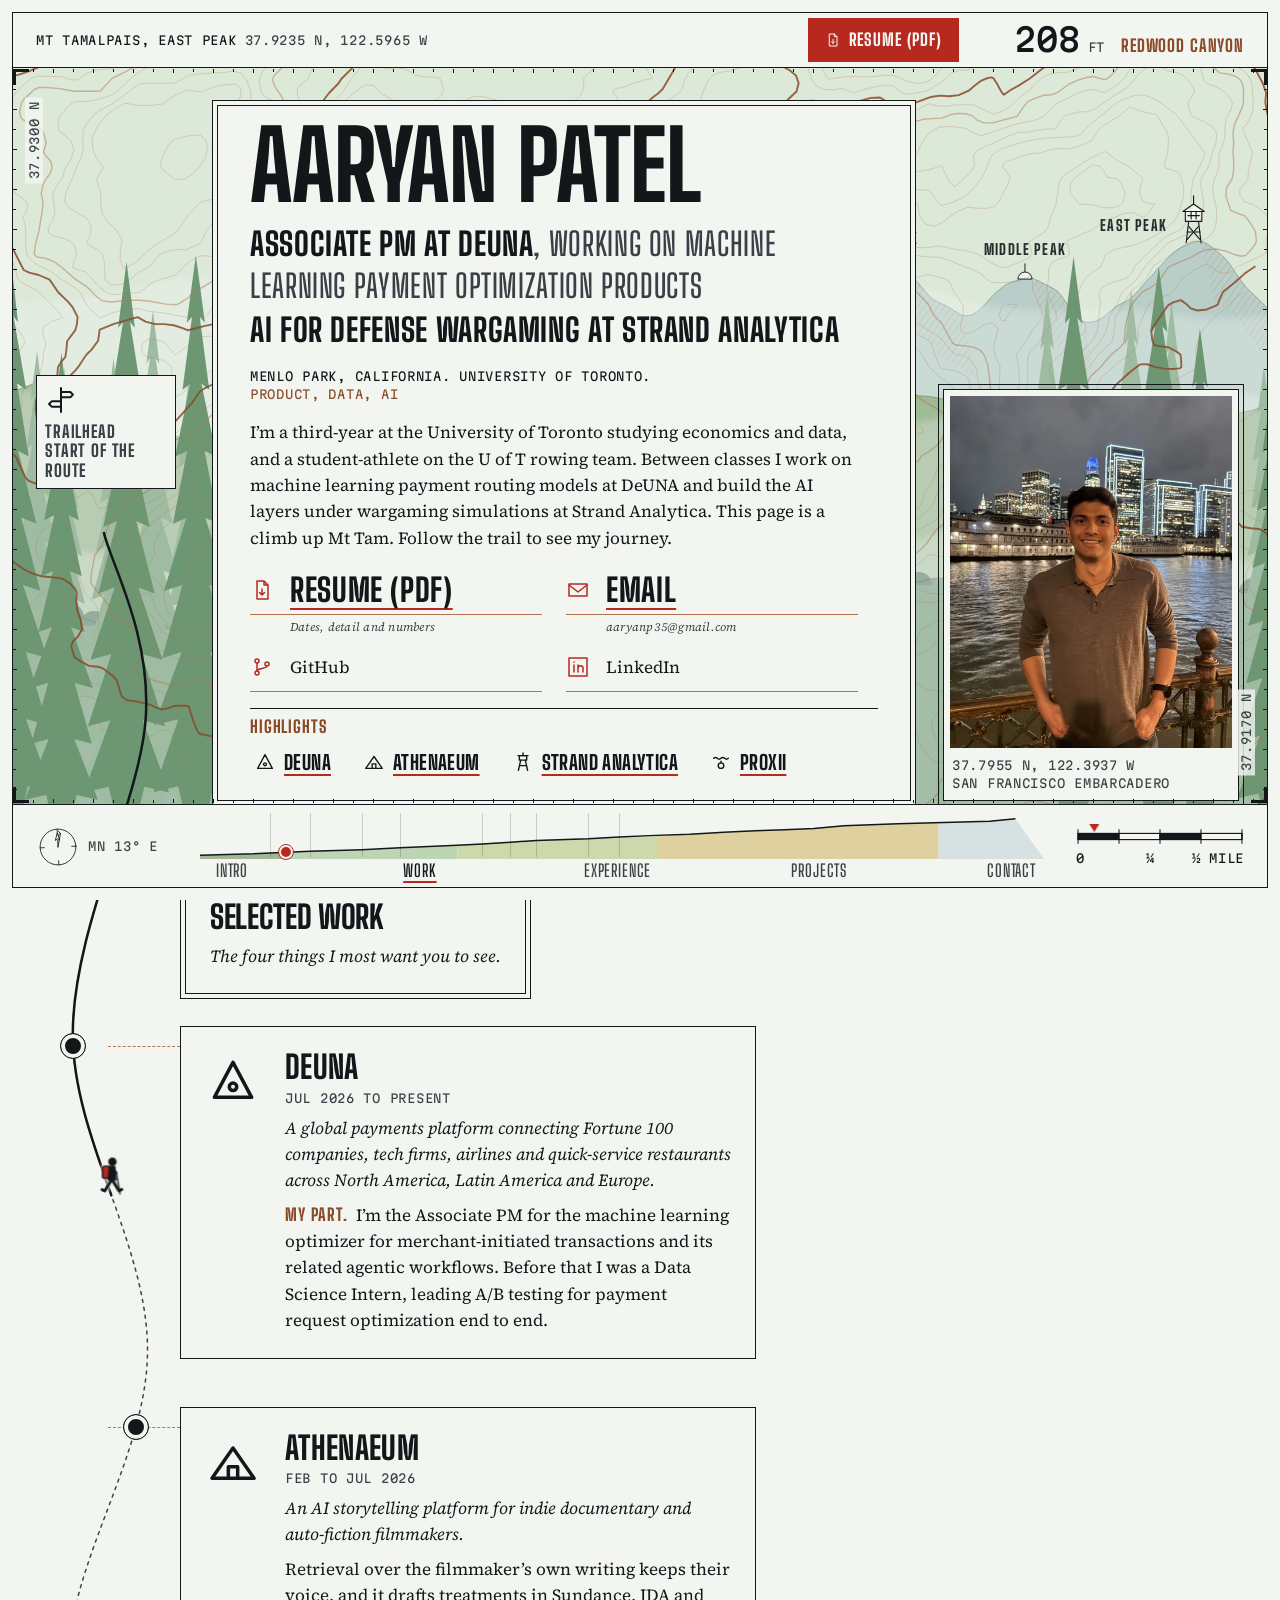
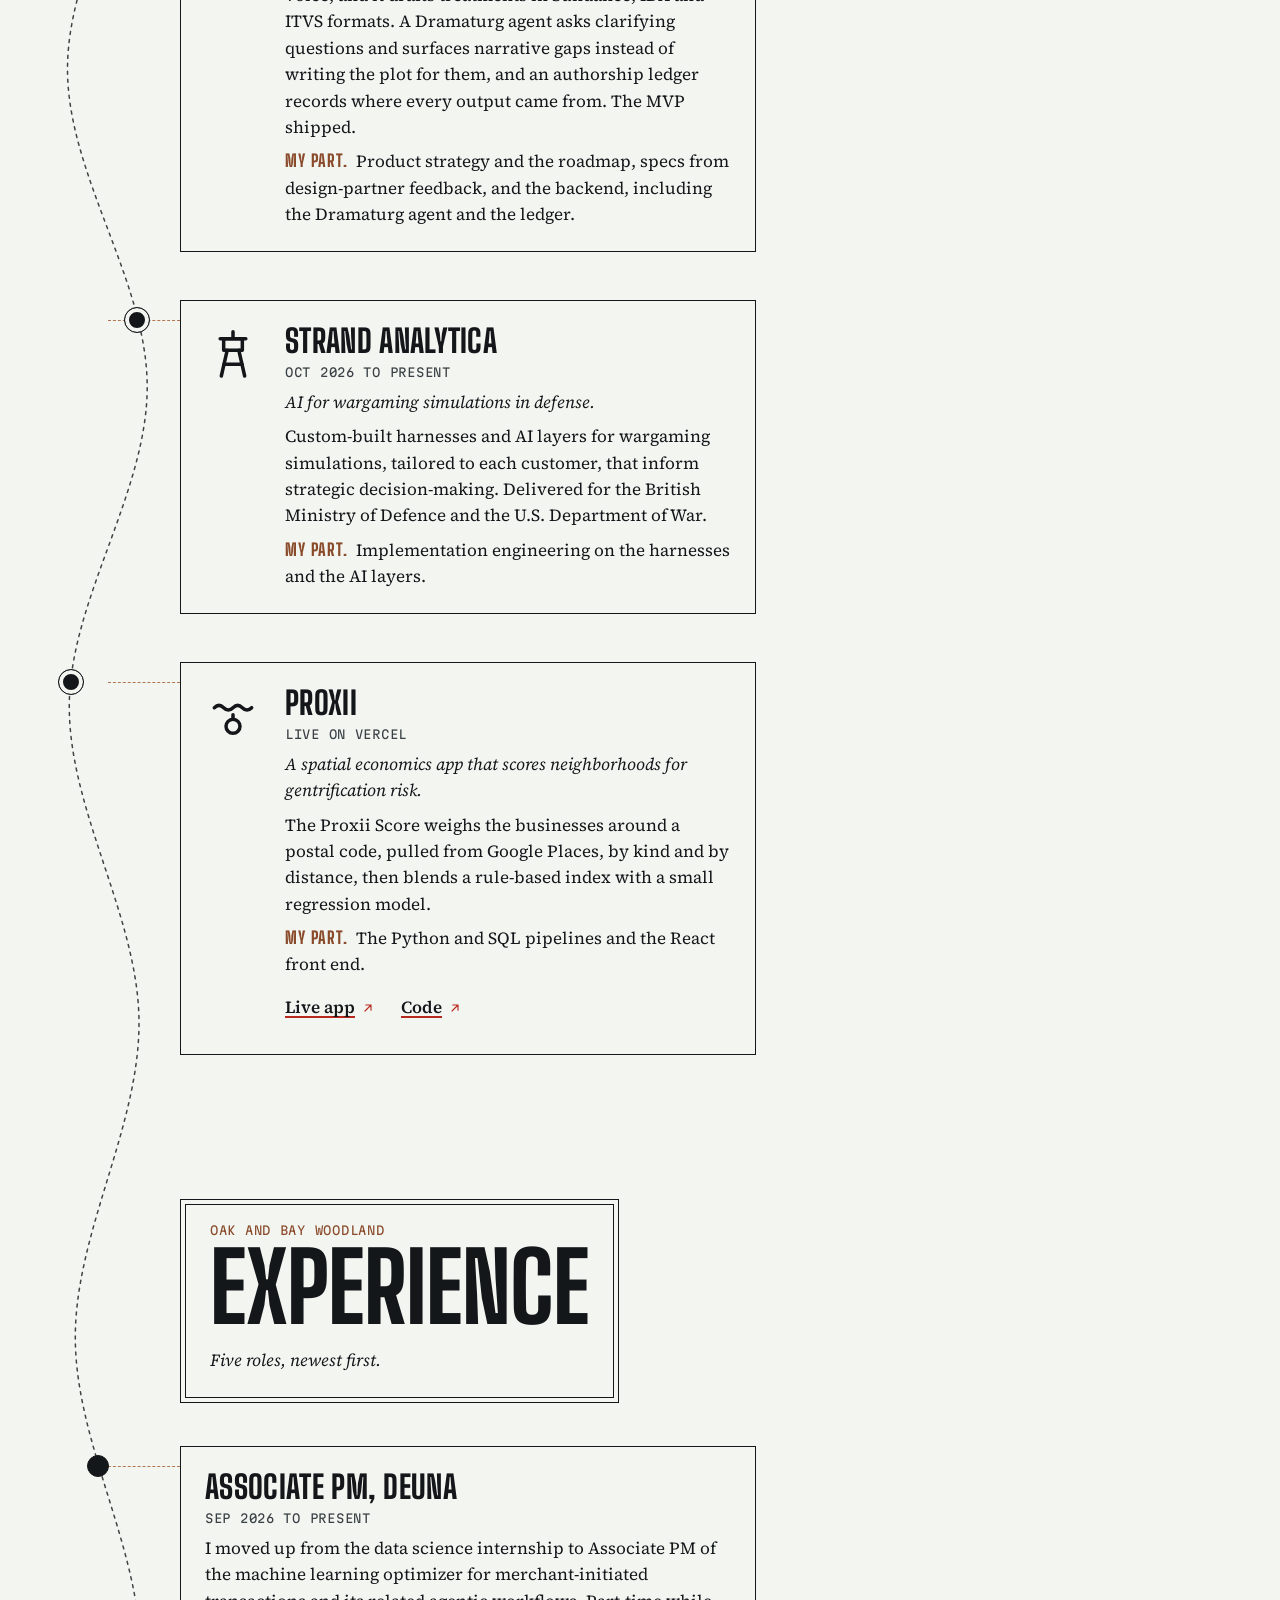
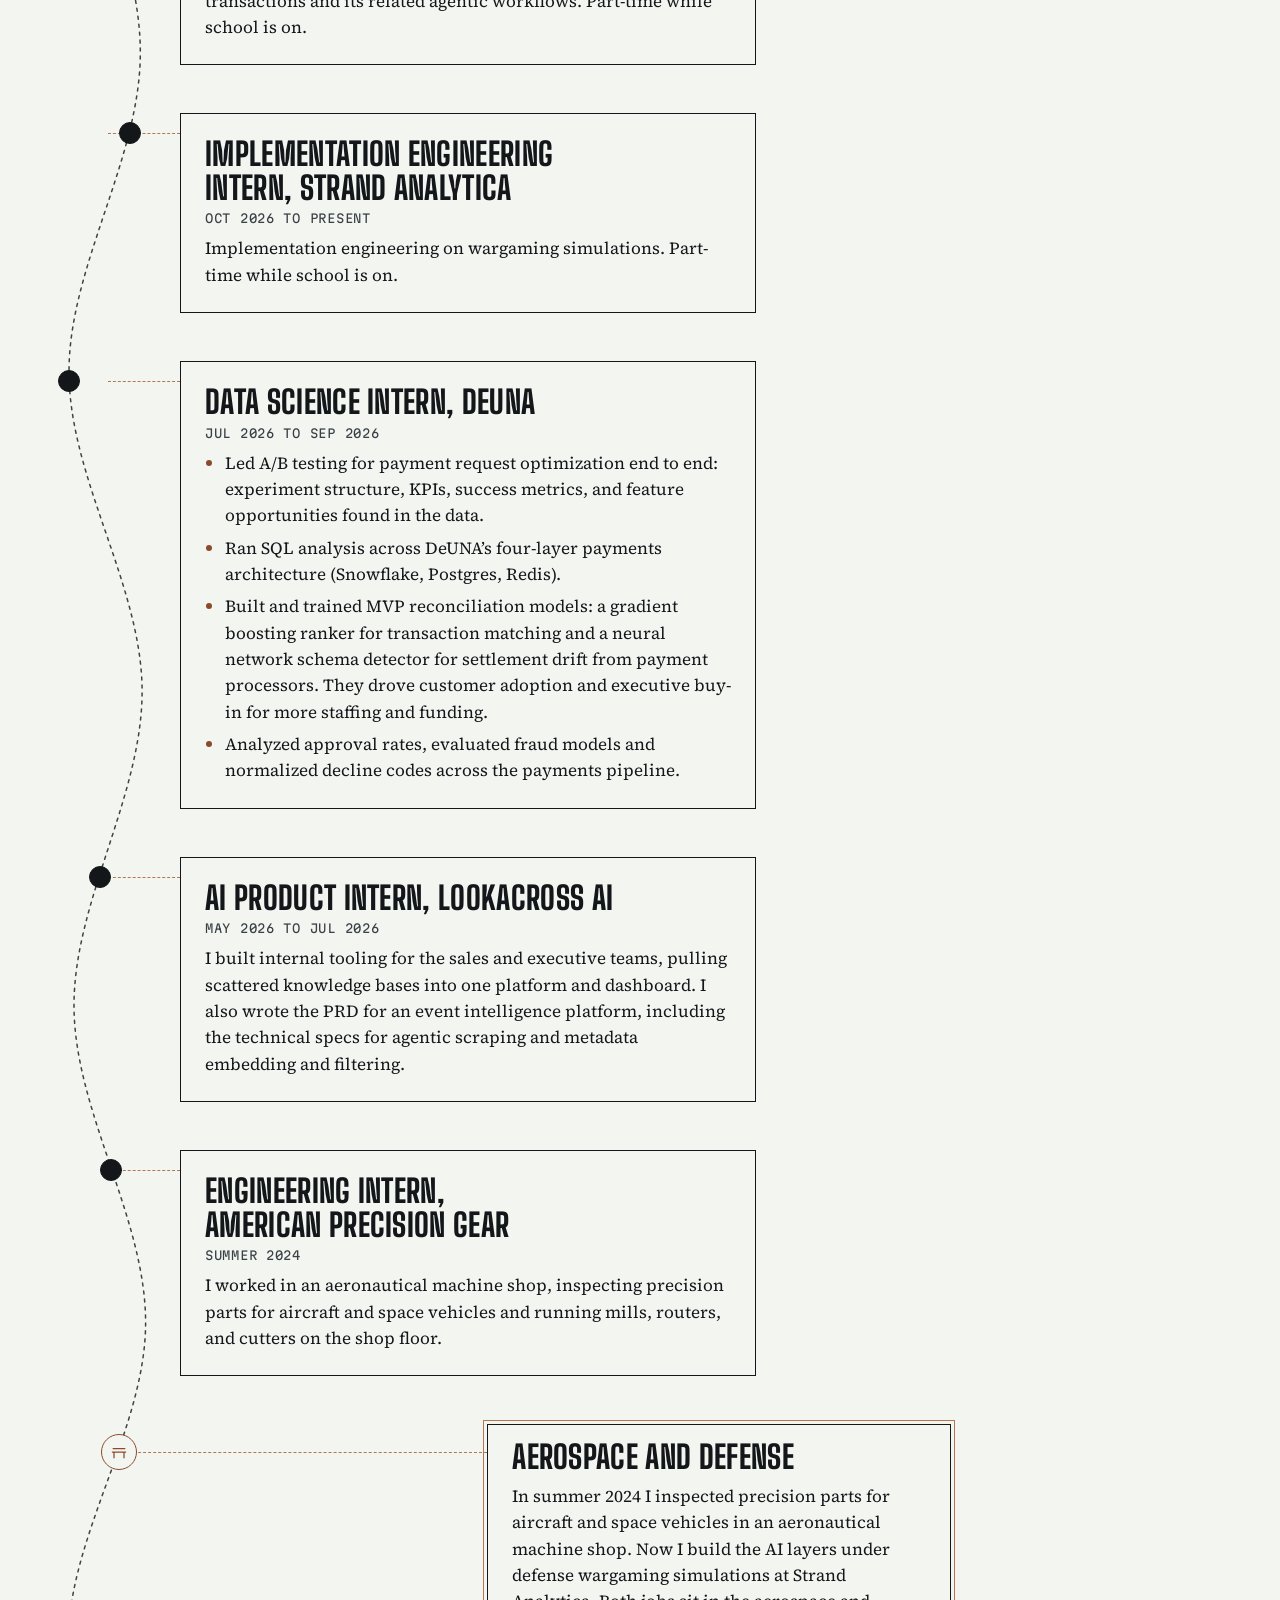
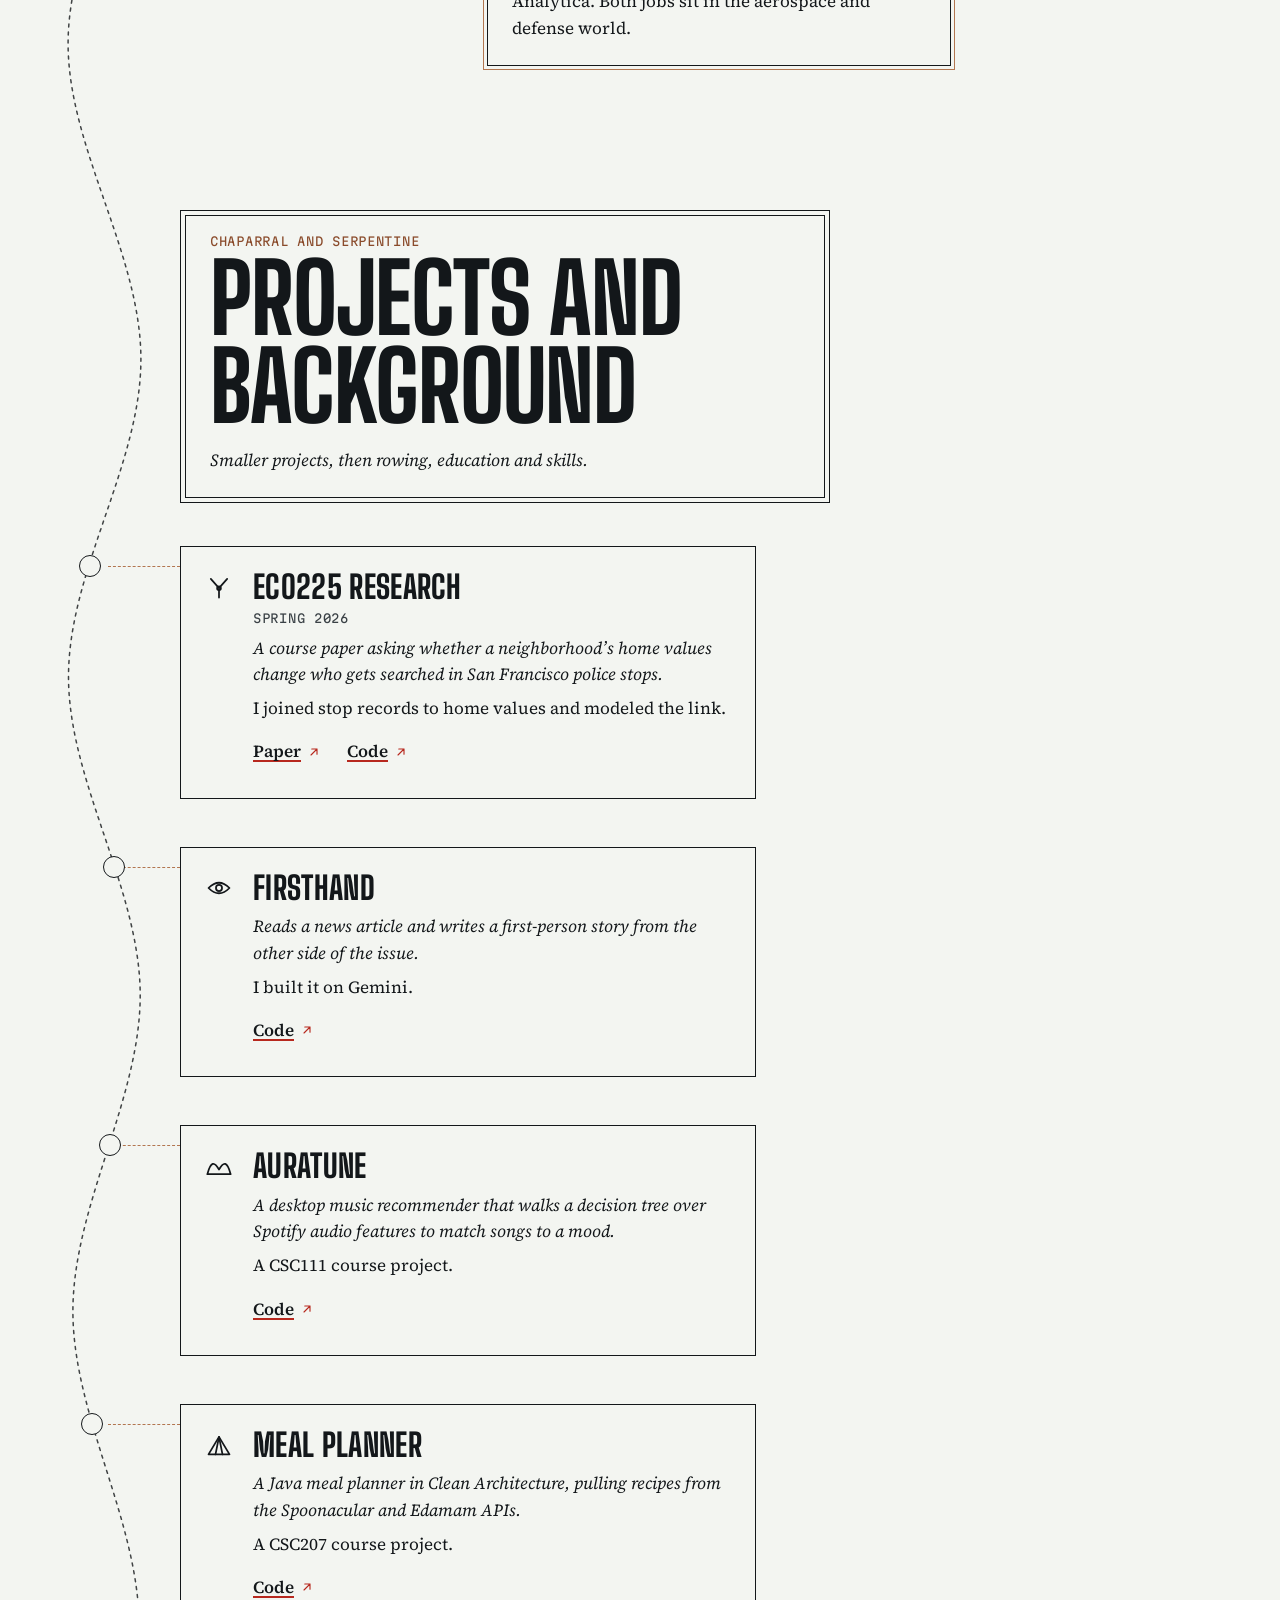
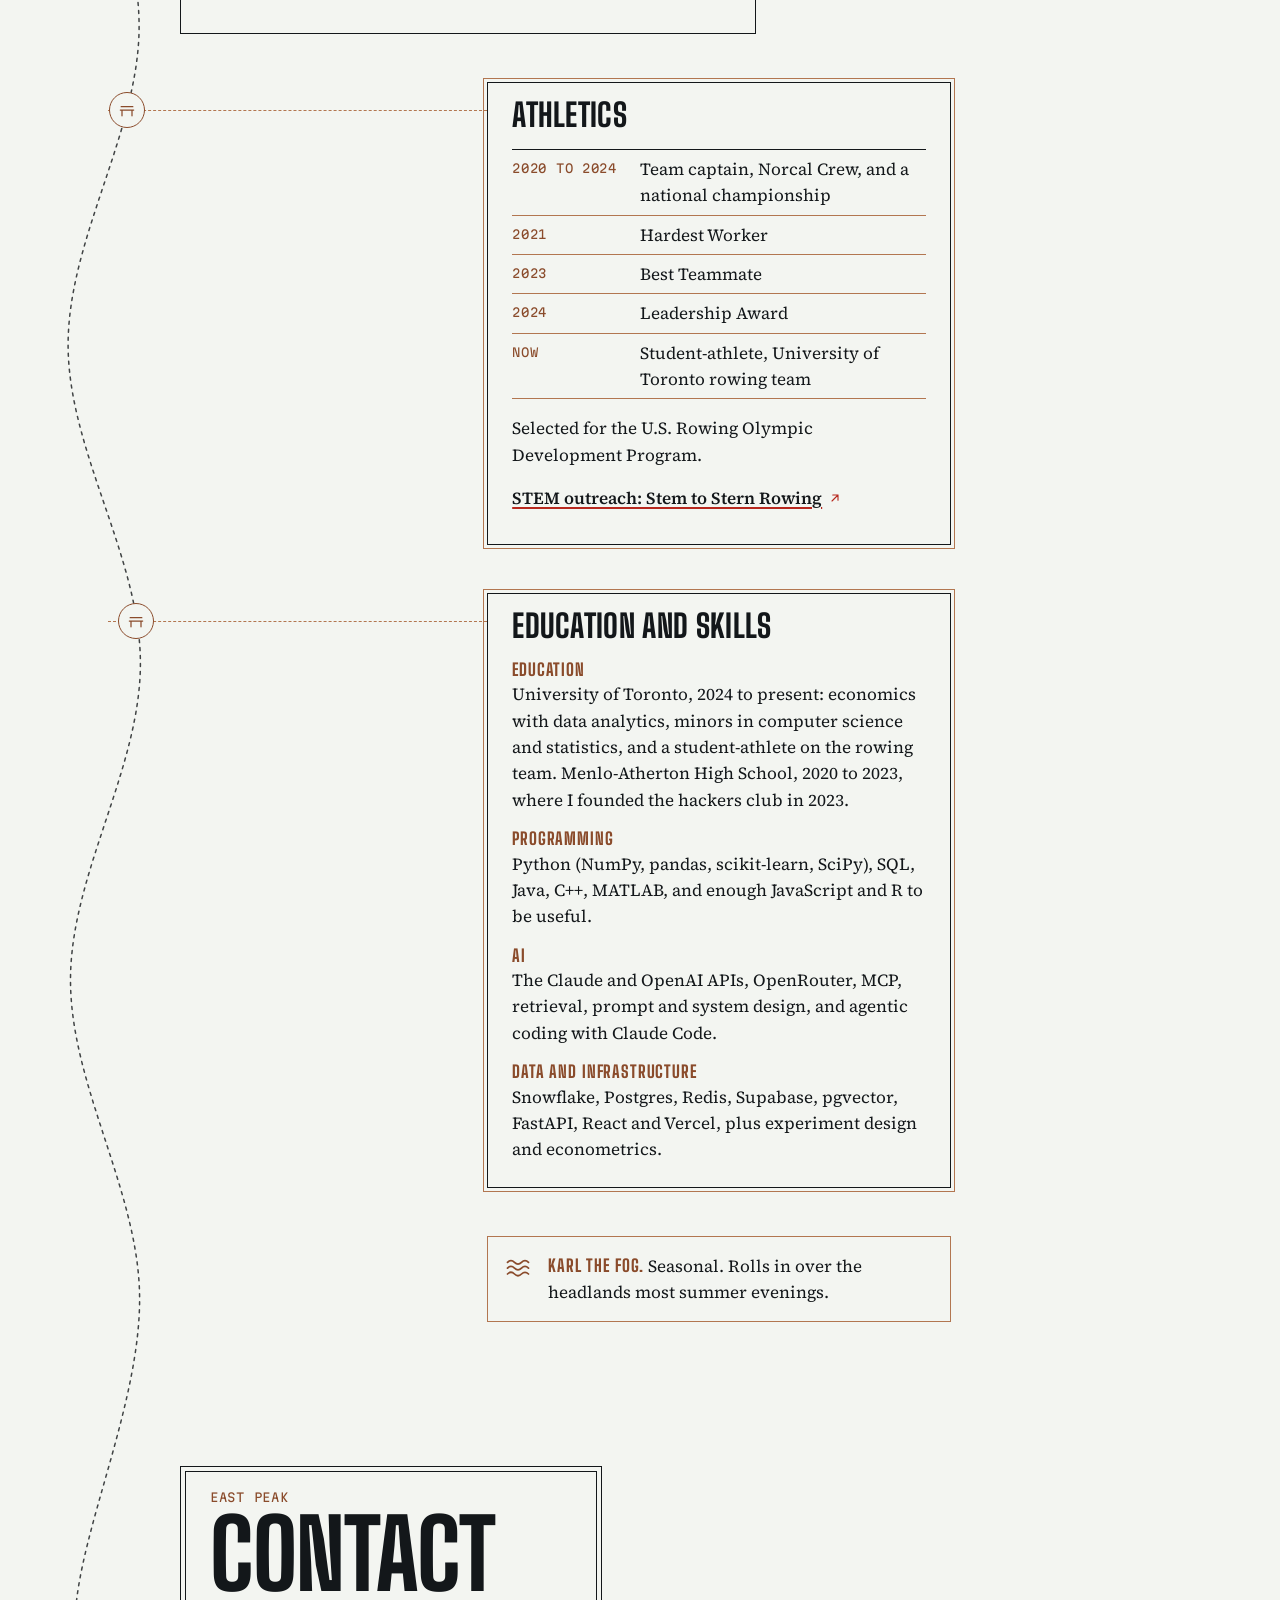
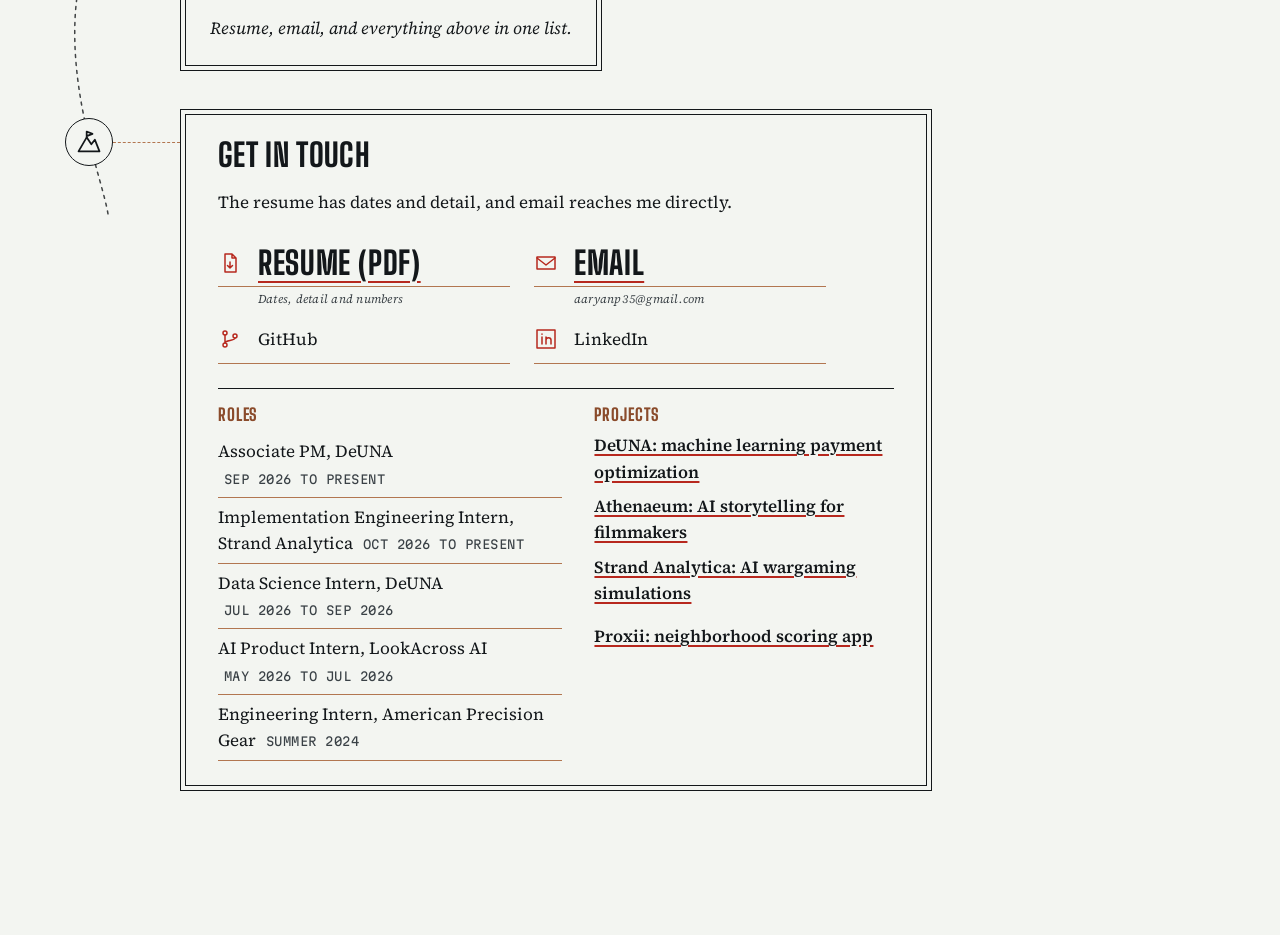
<file: index.html>
<!DOCTYPE html>
<html lang="en">
<head>
<meta charset="utf-8">
<meta name="viewport" content="width=device-width, initial-scale=1">
<title>Aaryan Patel | Associate PM, Data and AI</title>
<meta name="description" content="Aaryan Patel is an Associate PM at DeUNA, working on machine learning payment optimization products, and builds AI systems for defense wargaming at Strand Analytica. His work, laid out as a climb up Mt Tamalpais.">
<link rel="canonical" href="https://aaryanp35.vercel.app/">
<meta name="theme-color" content="#F3F5F1">
<meta property="og:type" content="website">
<meta property="og:site_name" content="Aaryan Patel">
<meta property="og:title" content="Aaryan Patel | Associate PM, Data and AI">
<meta property="og:description" content="Associate PM at DeUNA, working on machine learning payment optimization products. AI systems for defense wargaming at Strand Analytica. His work, laid out as a climb up Mt Tamalpais.">
<meta property="og:url" content="https://aaryanp35.vercel.app/">
<meta property="og:image" content="https://aaryanp35.vercel.app/images/og-image.jpg">
<meta property="og:image:width" content="1200">
<meta property="og:image:height" content="630">
<meta property="og:image:alt" content="Aaryan Patel, Associate PM, Data and AI: a topographic map of Mt Tamalpais with a hiker on the trail to East Peak.">
<meta name="twitter:card" content="summary_large_image">
<meta name="twitter:title" content="Aaryan Patel | Associate PM, Data and AI">
<meta name="twitter:description" content="Associate PM at DeUNA, working on machine learning payment optimization products. AI systems for defense wargaming at Strand Analytica.">
<meta name="twitter:image" content="https://aaryanp35.vercel.app/images/og-image.jpg">
<link rel="icon" href="images/favicon.svg" type="image/svg+xml">
<link rel="icon" href="images/favicon-32.png" type="image/png" sizes="32x32">
<link rel="apple-touch-icon" href="images/apple-touch-icon.png">
<link rel="manifest" href="site.webmanifest">
<link rel="preconnect" href="https://fonts.googleapis.com">
<link rel="preconnect" href="https://fonts.gstatic.com" crossorigin>
<link rel="stylesheet" href="https://fonts.googleapis.com/css2?family=Big+Shoulders+Display:wght@600;800&amp;family=Martian+Mono:wght@400;500&amp;family=Source+Serif+4:ital,opsz,wght@0,8..60,400;0,8..60,600;1,8..60,400&amp;display=swap">
<link rel="stylesheet" href="styles.css">
<script>
  document.documentElement.classList.add('js');
  window.__revealTimer = setTimeout(function () { document.documentElement.classList.add('reveal-all'); }, 3000);
</script>
<script type="application/ld+json">
{
  "@context": "https://schema.org",
  "@type": "Person",
  "name": "Aaryan Patel",
  "url": "https://aaryanp35.vercel.app/",
  "image": "https://aaryanp35.vercel.app/images/profile.jpg",
  "jobTitle": "Associate Product Manager",
  "worksFor": { "@type": "Organization", "name": "DeUNA" },
  "affiliation": { "@type": "CollegeOrUniversity", "name": "University of Toronto" },
  "description": "Associate PM at DeUNA, working on machine learning payment optimization products. Builds AI systems for defense wargaming at Strand Analytica.",
  "email": "mailto:aaryanp35@gmail.com",
  "sameAs": [
    "https://github.com/aaryanp35",
    "https://www.linkedin.com/in/aaryanp35"
  ]
}
</script>
<script defer src="script.js"></script>
</head>
<body>
<a class="skip" href="#main">Skip to content</a>

<svg id="sprite" width="0" height="0" style="position:absolute" aria-hidden="true" focusable="false"><symbol id="sym-benchmark" viewBox="0 0 24 24" fill="none" stroke="currentColor" stroke-width="1.5" stroke-linecap="round" stroke-linejoin="round"><path d="M12 4 L20 19 H4 Z"/><circle cx="12" cy="14.5" r="1.6"/></symbol><symbol id="sym-shelter" viewBox="0 0 24 24" fill="none" stroke="currentColor" stroke-width="1.5" stroke-linecap="round" stroke-linejoin="round"><path d="M3 19 L12 6 L21 19 Z"/><path d="M10 19 V14 H14 V19"/></symbol><symbol id="sym-lookout" viewBox="0 0 24 24" fill="none" stroke="currentColor" stroke-width="1.5" stroke-linecap="round" stroke-linejoin="round"><path d="M7 21 L9.5 10 M17 21 L14.5 10 M8 16 H16"/><rect x="8" y="5" width="8" height="5"/><path d="M6.5 5 H17.5 M12 5 V2"/></symbol><symbol id="sym-spring" viewBox="0 0 24 24" fill="none" stroke="currentColor" stroke-width="1.5" stroke-linecap="round" stroke-linejoin="round"><circle cx="12" cy="16" r="3"/><path d="M4 8 q2 -2 4 0 t4 0 t4 0 t4 0"/><path d="M12 11 V13"/></symbol><symbol id="sym-junction" viewBox="0 0 24 24" fill="none" stroke="currentColor" stroke-width="1.5" stroke-linecap="round" stroke-linejoin="round"><path d="M12 21 V13 M12 13 L5 5 M12 13 L19 5"/><circle cx="12" cy="13" r="1.6"/></symbol><symbol id="sym-viewpoint" viewBox="0 0 24 24" fill="none" stroke="currentColor" stroke-width="1.5" stroke-linecap="round" stroke-linejoin="round"><path d="M3 12 q9 -9 18 0 q-9 9 -18 0"/><circle cx="12" cy="12" r="2.6"/></symbol><symbol id="sym-camp" viewBox="0 0 24 24" fill="none" stroke="currentColor" stroke-width="1.5" stroke-linecap="round" stroke-linejoin="round"><path d="M3 20 L12 5 L21 20 Z"/><path d="M12 5 L9 20 M12 5 L15 20"/></symbol><symbol id="sym-fog" viewBox="0 0 24 24" fill="none" stroke="currentColor" stroke-width="1.5" stroke-linecap="round" stroke-linejoin="round"><path d="M3 8 q3 -3 6 0 t6 0 t6 0"/><path d="M3 13 q3 -3 6 0 t6 0 t6 0"/><path d="M3 18 q3 -3 6 0 t6 0 t6 0"/></symbol><symbol id="sym-saddle" viewBox="0 0 24 24" fill="none" stroke="currentColor" stroke-width="1.5" stroke-linecap="round" stroke-linejoin="round"><path d="M2 19 C5 8 8 8 12 15 C16 8 19 8 22 19 Z"/></symbol><symbol id="sym-rest" viewBox="0 0 24 24" fill="none" stroke="currentColor" stroke-width="1.5" stroke-linecap="round" stroke-linejoin="round"><path d="M4 12 H20 M6 12 V19 M18 12 V19 M5 8 H19"/></symbol><symbol id="sym-trailhead" viewBox="0 0 24 24" fill="none" stroke="currentColor" stroke-width="1.5" stroke-linecap="round" stroke-linejoin="round"><path d="M12 3 V21 M12 6 H19 L21 8 L19 10 H12 M12 13 H5 L3 15 L5 17 H12"/></symbol><symbol id="sym-summit" viewBox="0 0 24 24" fill="none" stroke="currentColor" stroke-width="1.5" stroke-linecap="round" stroke-linejoin="round"><path d="M3 20 L10 8 L14 14 L17 10 L21 20 Z"/><path d="M10 8 V3 L15 5 L10 7"/></symbol><symbol id="sym-register" viewBox="0 0 24 24" fill="none" stroke="currentColor" stroke-width="1.5" stroke-linecap="round" stroke-linejoin="round"><rect x="5" y="4" width="14" height="16"/><path d="M9 4 V20 M12 9 H16 M12 13 H16"/></symbol><symbol id="sym-resume" viewBox="0 0 24 24" fill="none" stroke="currentColor" stroke-width="1.5" stroke-linecap="round" stroke-linejoin="round"><path d="M7 3 H14 L18 7 V21 H7 Z M14 3 V7 H18 M12 11 V17 M9.5 14.5 L12 17 L14.5 14.5"/></symbol><symbol id="sym-email" viewBox="0 0 24 24" fill="none" stroke="currentColor" stroke-width="1.5" stroke-linecap="round" stroke-linejoin="round"><rect x="3" y="6" width="18" height="12"/><path d="M3 7 L12 14 L21 7"/></symbol><symbol id="sym-github" viewBox="0 0 24 24" fill="none" stroke="currentColor" stroke-width="1.5" stroke-linecap="round" stroke-linejoin="round"><circle cx="7" cy="6" r="2"/><circle cx="7" cy="18" r="2"/><circle cx="17" cy="9" r="2"/><path d="M7 8 V16 M17 11 C17 14 7 13 7 16"/></symbol><symbol id="sym-linkedin" viewBox="0 0 24 24" fill="none" stroke="currentColor" stroke-width="1.5" stroke-linecap="round" stroke-linejoin="round"><rect x="3" y="3" width="18" height="18"/><path d="M8 10 V17 M8 7 V7.2 M12 17 V10 M12 13 C12 10 17 10 17 13 V17"/></symbol><symbol id="sym-arrow" viewBox="0 0 24 24" fill="none" stroke="currentColor" stroke-width="1.5" stroke-linecap="round" stroke-linejoin="round"><path d="M8 16 L16 8 M9 8 H16 V15"/></symbol></svg>

<div class="stage" aria-hidden="true">
<svg viewBox="0 0 1600 1000" preserveAspectRatio="xMidYMax slice" focusable="false" class="lyr" data-lyr="sun"><defs><pattern id="hatch" width="7" height="7" patternUnits="userSpaceOnUse" patternTransform="rotate(35)"><path d="M0 0 V7" stroke="var(--sienna-line)" stroke-width="1"/></pattern><filter id="fogblur" x="-5%" y="-30%" width="110%" height="160%"><feGaussianBlur stdDeviation="5"/></filter><linearGradient id="seaA" x1="0" y1="0" x2="0" y2="1"><stop offset="0" stop-color="#E9F0F2" stop-opacity="0"/><stop offset="0.14" stop-color="#E9F0F2" stop-opacity="0.7"/><stop offset="1" stop-color="#E3EBEE" stop-opacity="0.82"/></linearGradient><linearGradient id="seaB" x1="0" y1="0" x2="0" y2="1"><stop offset="0" stop-color="#F6F9F9" stop-opacity="0"/><stop offset="0.12" stop-color="#F6F9F9" stop-opacity="0.78"/><stop offset="1" stop-color="#F0F4F4" stop-opacity="0.88"/></linearGradient><linearGradient id="seaC" x1="0" y1="0" x2="0" y2="1"><stop offset="0" stop-color="#FDFEFD" stop-opacity="0"/><stop offset="0.1" stop-color="#FDFEFD" stop-opacity="0.9"/><stop offset="1" stop-color="#FBFCFA" stop-opacity="0.96"/></linearGradient></defs><g transform="translate(1000 560)"><circle class="sun-glow" r="130"/><circle class="sun-disc" r="46"/><circle class="sun-ring" r="62"/><circle class="sun-ring" r="82"/></g></svg><svg viewBox="0 0 1600 1000" preserveAspectRatio="xMidYMax slice" focusable="false" class="lyr" data-lyr="tam" data-t="330" data-bx="1505.2" data-by="224.9"><path class="ridge-far" d="M-100 642l12 0.7 15 -1.7 17.5 -1 19.6 1.5 21.3 -2 22.7 -8.6 23.7 -1.2 24.1 -0.7 24.3 -1.7 24.1 4.6 23.4 -1.2 22.3 -5.2 21.9 2.6 22.2 0 22.5 -1.2 22.8 1.2 22.8 -5.5 23 -7.5 45.7 -5 45.2 -3.1 22.1 -2.9 21.8 -4.2 21.9 -2 22.3 3.7 22.7 -0.9 22.7 -2.5 22.6 -1.2 22.1 -8.5 21.6 -4.8 20.8 0.5 19.7 -5.1 18.5 -3.7 17 -5.2 15.3 -2.3 13.4 -5.7 11.6 -5.8 18.8 -4.6 14.7 -4.2 12.6 -2.2 6.2 -2.2 13.4 -8 7.7 -3.7 16.5 -5.9 16.6 -8.4 8.3 -3.2 8.3 -4.1 16.5 -12.3 8.2 -4.3 8.1 -2.9 15.9 -7.3 15.7 -6.1 7.8 -4.2 15.5 -13 7.6 -5.5 15.1 -9.7 14.5 -12.2 14 -10.8 6.8 -6.7 13.4 -15.5 6.5 -6.3 12.8 -10.1 34.3 -32 5 -5.4 13.8 -17.3 8.4 -8.6 28.4 -25 8.4 -5.2 10.2 -4.3 7.8 -2.6 5.4 -0.7 5.4 0.8 5.3 2.6 5.5 4 17.1 14.3 5.9 6.3 12.3 14.5 6.4 6 6.4 3.8 10.2 4.4 17.6 10.8 3.4 1.3 3.4 0.7 6.4 -0.5 3 -1.1 5.7 -3.5 8 -7.2 13.2 -14.7 8.8 -7.7 6.1 -4.4 9.3 -4.2 12.5 -3.8 6.2 -0.9 6 0.5 3 0.9 6.1 2.7 18.7 9.6 3.3 2.1 6.6 7.1 13.5 20 7 8 3.5 2.7 3.5 1.8 3.6 0.9 3.6 0.1 7.2 -1 7.3 -3.2 3.7 -2.5 15.3 -12.6 3.9 -2.5 12.7 -6.5 4.5 -3.5 4.6 -4.5 14 -16 25.3 -27.5 10.4 -9.9 6.3 -4.3 12.1 -6 6 -2.3 5.9 -1.1 5.6 0.6 5.5 2.5 8.6 6.2 13.3 11.2 7.3 8.8 11.8 17.6 8.4 11.1 4.3 4.6 13.8 12.9 24.9 25.7 5.3 5.8 16.9 21.4 6 6.4 19.1 15.1 13.8 12 14.6 10 15.2 11.5 7.8 4.2 15.9 3.2 8.1 2.6 8.2 3.3 16.3 4.7 16.5 7 8.4 2 17.2 0.4 18.3 3.8 9.6 0.7 20.3 4 22.8 -1.3 12.4 3.4 12.8 4 13.1 5.6 13.3 6.9 13.2 2.8 13 4.8 12.7 6.2 12.2 4 11.6 4.8 10.8 3.6 10.3 1.2 10.3 3.3 47.2 28.4 8 2.8 7.4 1.5 6.5 2.1 10.3 5 L2200 1100 L-200 1100 Z"/><path class="shade" d="M1118.1 282.1l2.7 0.6 5.3 2.6 19.6 15.6 8.9 9 12.3 14.5 6.4 6 6.4 3.8 10.2 4.4 14.1 8.9 6.9 3.2 18 80 -6.9 -3.2 -14.1 -8.9 -10.2 -4.4 -6.4 -3.8 -6.4 -6 -12.3 -14.5 -8.9 -9 -19.6 -15.6 -5.3 -2.6 -2.7 -0.6Z M1299.5 303.9l3 0.9 6.1 2.7 18.7 9.6 3.3 2.1 6.6 7.1 13.5 20 3.5 4.4 3.5 3.6 3.5 2.7 3.5 1.8 18 80 -3.5 -1.8 -3.5 -2.7 -3.5 -3.6 -3.5 -4.4 -13.5 -20 -6.6 -7.1 -3.3 -2.1 -18.7 -9.6 -6.1 -2.7 -3 -0.9Z M1514 256.5l5.5 1.5 5.5 3.3 12.1 9.5 7 6.1 7.3 8.8 11.8 17.6 8.4 11.1 4.3 4.6 13.8 12.9 24.9 25.7 5.3 5.8 16.9 21.4 6 6.4 19.1 15.1 13.8 12 14.6 10 15.2 11.5 7.8 4.2 15.9 3.2 8.1 2.6 8.2 3.3 16.3 4.7 16.5 7 18 80 -16.5 -7 -16.3 -4.7 -8.2 -3.3 -8.1 -2.6 -15.9 -3.2 -7.8 -4.2 -15.2 -11.5 -14.6 -10 -13.8 -12 -19.1 -15.1 -6 -6.4 -16.9 -21.4 -5.3 -5.8 -24.9 -25.7 -13.8 -12.9 -4.3 -4.6 -8.4 -11.1 -11.8 -17.6 -7.3 -8.8 -7 -6.1 -12.1 -9.5 -5.5 -3.3 -5.5 -1.5Z M1874.9 474.4l25.2 7.4 13.1 5.6 13.3 6.9 13.2 2.8 13 4.8 12.7 6.2 12.2 4 11.6 4.8 18 80 -11.6 -4.8 -12.2 -4 -12.7 -6.2 -13 -4.8 -13.2 -2.8 -13.3 -6.9 -13.1 -5.6 -25.2 -7.4Z M2010.3 521.7l10.3 3.3 47.2 28.4 8 2.8 7.4 1.5 6.5 2.1 5.6 2.6 18 80 -5.6 -2.6 -6.5 -2.1 -7.4 -1.5 -8 -2.8 -47.2 -28.4 -10.3 -3.3Z"/><path class="ridge-line" d="M-100 642l12 0.7 15 -1.7 17.5 -1 19.6 1.5 21.3 -2 22.7 -8.6 23.7 -1.2 24.1 -0.7 24.3 -1.7 24.1 4.6 23.4 -1.2 22.3 -5.2 21.9 2.6 22.2 0 22.5 -1.2 22.8 1.2 22.8 -5.5 23 -7.5 45.7 -5 45.2 -3.1 22.1 -2.9 21.8 -4.2 21.9 -2 22.3 3.7 22.7 -0.9 22.7 -2.5 22.6 -1.2 22.1 -8.5 21.6 -4.8 20.8 0.5 19.7 -5.1 18.5 -3.7 17 -5.2 15.3 -2.3 13.4 -5.7 11.6 -5.8 18.8 -4.6 14.7 -4.2 12.6 -2.2 6.2 -2.2 13.4 -8 7.7 -3.7 16.5 -5.9 16.6 -8.4 8.3 -3.2 8.3 -4.1 16.5 -12.3 8.2 -4.3 8.1 -2.9 15.9 -7.3 15.7 -6.1 7.8 -4.2 15.5 -13 7.6 -5.5 15.1 -9.7 14.5 -12.2 14 -10.8 6.8 -6.7 13.4 -15.5 6.5 -6.3 12.8 -10.1 34.3 -32 5 -5.4 13.8 -17.3 8.4 -8.6 28.4 -25 8.4 -5.2 10.2 -4.3 7.8 -2.6 5.4 -0.7 5.4 0.8 5.3 2.6 5.5 4 17.1 14.3 5.9 6.3 12.3 14.5 6.4 6 6.4 3.8 10.2 4.4 17.6 10.8 3.4 1.3 3.4 0.7 6.4 -0.5 3 -1.1 5.7 -3.5 8 -7.2 13.2 -14.7 8.8 -7.7 6.1 -4.4 9.3 -4.2 12.5 -3.8 6.2 -0.9 6 0.5 3 0.9 6.1 2.7 18.7 9.6 3.3 2.1 6.6 7.1 13.5 20 7 8 3.5 2.7 3.5 1.8 3.6 0.9 3.6 0.1 7.2 -1 7.3 -3.2 3.7 -2.5 15.3 -12.6 3.9 -2.5 12.7 -6.5 4.5 -3.5 4.6 -4.5 14 -16 25.3 -27.5 10.4 -9.9 6.3 -4.3 12.1 -6 6 -2.3 5.9 -1.1 5.6 0.6 5.5 2.5 8.6 6.2 13.3 11.2 7.3 8.8 11.8 17.6 8.4 11.1 4.3 4.6 13.8 12.9 24.9 25.7 5.3 5.8 16.9 21.4 6 6.4 19.1 15.1 13.8 12 14.6 10 15.2 11.5 7.8 4.2 15.9 3.2 8.1 2.6 8.2 3.3 16.3 4.7 16.5 7 8.4 2 17.2 0.4 18.3 3.8 9.6 0.7 20.3 4 22.8 -1.3 12.4 3.4 12.8 4 13.1 5.6 13.3 6.9 13.2 2.8 13 4.8 12.7 6.2 12.2 4 11.6 4.8 10.8 3.6 10.3 1.2 10.3 3.3 47.2 28.4 8 2.8 7.4 1.5 6.5 2.1 10.3 5"/><g fill="none" stroke="var(--ink)" stroke-width="1.4" stroke-linejoin="round" stroke-linecap="round"><path d="M1495.8 258.5 L1498.9 231.2 M1514.7 258.5 L1511.5 231.2" /><path d="M1496.8 254.3 L1511.5 237.5 M1513.6 254.3 L1498.9 237.5" /><path d="M1496.8 244.8 H1513.6" /><rect x="1494.7" y="218.6" width="21" height="12.6" class="paperfill" /><path d="M1497.9 223.8 H1512.6 M1502.1 219.6 V228 M1508.4 219.6 V228" /><path d="M1491.6 218.6 L1505.2 209.1 L1518.9 218.6 Z" class="paperfill" /><path d="M1505.2 209.1 V198.6" /></g><path d="M1281.4 304.7 a9 9 0 0 1 18 0 Z" class="paperfill" fill="none" stroke="var(--ink)" stroke-width="1.2"/><path d="M1290.4 295.7 V284.7" fill="none" stroke="var(--ink)" stroke-width="1.2"/></svg><svg viewBox="0 0 1600 1000" preserveAspectRatio="xMidYMax slice" focusable="false" class="lyr peak-labels" data-lyr="labels" data-t="330" font-family="Big Shoulders Display, Arial Narrow, sans-serif" font-weight="800" font-size="19" fill="var(--ink)" letter-spacing="1.5"><text x="1110" y="260.6" text-anchor="middle">WEST PEAK</text><text x="1290.4" y="273.7" text-anchor="middle">MIDDLE PEAK</text><text x="1471.2" y="243.5" text-anchor="end">EAST PEAK</text></svg><svg viewBox="0 0 1600 1000" preserveAspectRatio="xMidYMax slice" focusable="false" class="lyr fog" data-lyr="fog-far" data-t="320" data-o="0.9"><g class="drift"><path d="M-500 333.5l28 1.2 42 -0.3 28 0.3 28 1.1 28 2.2 14 1.8 14 2.6 14 3.2 42 11.3 14 3.1 14 2.2 14 1.2 14 0.3 14 -0.5 28 -3 28 -4.7 14 -3.1 42 -10.5 14 -3.2 14 -2.5 14 -1.8 14 -0.9 56 -0.4 14 -0.6 28 -2.5 28 -3.8 28 -4.7 70 -15.6 14 -2.2 14 -1.3 14 -0.1 14 1 14 1.8 98 18.7 28 4.2 14 1.2 14 0.6 14 -0.2 56 -3.8 14 -0.2 14 0.5 28 2.5 84 10.2 28 2.4 14 0.3 14 -0.6 14 -1.6 14 -2.6 56 -14.1 28 -5.4 14 -2 28 -2.6 28 -1 14 0.3 14 0.8 42 4.1 14 1 14 0.4 14 -0.3 14 -1.1 56 -5.8 28 -1.2 28 0.4 14 0.8 14 1.4 14 2.1 14 2.8 14 3.6 42 12.7 14 3.7 14 3 14 2.1 28 2.2 28 0.6 28 -0.2 56 -2 28 0.5 14 1.3 14 1.8 42 6.7 14 1.5 14 0.8 14 0.1 14 -0.6 14 -1.2 28 -3.5 28 -5.2 56 -13.6 14 -2.7 14 -1.9 14 -0.9 14 -0.2 14 0.6 56 3.2 28 0.7 28 0 28 -1.1 14 -1.2 56 -7.1 14 -0.8 14 0 14 1 14 1.8 28 5 42 8.5 L2100 1100 L-500 1100 Z"/></g></svg><svg viewBox="0 0 1600 1000" preserveAspectRatio="xMidYMax slice" focusable="false" class="lyr" data-lyr="mid" data-t="290"><path class="ridge-mid" d="M-80 487l9.3 -5.1 12.3 -4.5 31 -15.3 34.7 -13.5 16.9 -6.1 15.8 -3.4 14.9 5.8 14.9 5.1 14.8 6.7 14.8 7.8 14.9 9 29.8 9.7 15 7.4 14.9 6.2 14.7 5 14.7 3.7 14.8 5.7 15 -0.4 15.3 -1.4 15.8 -2.1 16.4 1.3 35.4 -11.4 18.7 -5.6 19 -12.7 19 -7.7 18.8 -1.4 18.3 -3.9 17.5 1.9 16.8 3.4 16.4 -1.2 16 2.3 15.7 3 15.4 4.5 15.2 -0.2 15.1 2.6 14.9 -1.6 14.5 -6.4 13.9 -10.5 13.5 -7.3 13.4 -8.2 27.6 -14.3 14.6 -0.5 32.5 -2.1 17.8 3.1 18.6 5.4 19 6.1 19 8.2 18.9 5.3 18.3 0.5 17.5 -1.2 16.5 -2.7 16 -4.9 15.5 -7 15.3 -2.7 30.5 -17.5 15.5 -7.9 32.4 -5.7 16.9 -0.4 17.2 5.1 17.2 -0.8 17.2 0.5 16.8 3 16.4 2.4 15.8 4.1 15 5.8 14.3 9.5 13.8 3.6 13.6 4.5 13.4 3.5 13.7 5.3 14 0.9 14.5 2.7 15.3 3.8 16 5.5 16.3 -1.1 48.8 7.9 15.3 4.9 14.4 8.3 13.1 9.3 11.8 7.3 11.1 5.6 10.8 8.5 10.9 5.6 11.4 4.5 12.3 1 13.8 -1.4 15.3 0.6 16.4 -3.7 17.3 -9.3 17.8 -6.9 36.5 -20.9 35.7 -6.8 37.8 -8.2 20 -8.5 19.8 -9.6 18.8 -3.4 30.9 -10 10.7 -4.8 L1781.8 1100 L-180 1100 Z"/><path class="shade" d="M40 439.1l14.9 5.8 14.9 5.1 14.8 6.7 14.8 7.8 14.9 9 29.8 9.7 15 7.4 14.9 6.2 14.7 5 14.7 3.7 18 64 -14.7 -3.7 -14.7 -5 -14.9 -6.2 -15 -7.4 -29.8 -9.7 -14.9 -9 -14.8 -7.8 -14.8 -6.7 -14.9 -5.1 -14.9 -5.8Z M682.9 431.3l17.8 3.1 18.6 5.4 19 6.1 19 8.2 18 64 -19 -8.2 -19 -6.1 -18.6 -5.4 -17.8 -3.1Z M1022.2 414.7l16.8 3 16.4 2.4 15.8 4.1 15 5.8 14.3 9.5 13.8 3.6 13.6 4.5 13.4 3.5 18 64 -13.4 -3.5 -13.6 -4.5 -13.8 -3.6 -14.3 -9.5 -15 -5.8 -15.8 -4.1 -16.4 -2.4 -16.8 -3Z M1231.1 468.2l48.8 7.9 15.3 4.9 14.4 8.3 13.1 9.3 11.8 7.3 11.1 5.6 10.8 8.5 10.9 5.6 18 64 -10.9 -5.6 -10.8 -8.5 -11.1 -5.6 -11.8 -7.3 -13.1 -9.3 -14.4 -8.3 -15.3 -4.9 -48.8 -7.9Z"/><path class="ridge-line" d="M-80 487l9.3 -5.1 12.3 -4.5 31 -15.3 34.7 -13.5 16.9 -6.1 15.8 -3.4 14.9 5.8 14.9 5.1 14.8 6.7 14.8 7.8 14.9 9 29.8 9.7 15 7.4 14.9 6.2 14.7 5 14.7 3.7 14.8 5.7 15 -0.4 15.3 -1.4 15.8 -2.1 16.4 1.3 35.4 -11.4 18.7 -5.6 19 -12.7 19 -7.7 18.8 -1.4 18.3 -3.9 17.5 1.9 16.8 3.4 16.4 -1.2 16 2.3 15.7 3 15.4 4.5 15.2 -0.2 15.1 2.6 14.9 -1.6 14.5 -6.4 13.9 -10.5 13.5 -7.3 13.4 -8.2 27.6 -14.3 14.6 -0.5 32.5 -2.1 17.8 3.1 18.6 5.4 19 6.1 19 8.2 18.9 5.3 18.3 0.5 17.5 -1.2 16.5 -2.7 16 -4.9 15.5 -7 15.3 -2.7 30.5 -17.5 15.5 -7.9 32.4 -5.7 16.9 -0.4 17.2 5.1 17.2 -0.8 17.2 0.5 16.8 3 16.4 2.4 15.8 4.1 15 5.8 14.3 9.5 13.8 3.6 13.6 4.5 13.4 3.5 13.7 5.3 14 0.9 14.5 2.7 15.3 3.8 16 5.5 16.3 -1.1 48.8 7.9 15.3 4.9 14.4 8.3 13.1 9.3 11.8 7.3 11.1 5.6 10.8 8.5 10.9 5.6 11.4 4.5 12.3 1 13.8 -1.4 15.3 0.6 16.4 -3.7 17.3 -9.3 17.8 -6.9 36.5 -20.9 35.7 -6.8 37.8 -8.2 20 -8.5 19.8 -9.6 18.8 -3.4 30.9 -10 10.7 -4.8"/></svg><svg viewBox="0 0 1600 1000" preserveAspectRatio="xMidYMax slice" focusable="false" class="lyr fog" data-lyr="fog-mid" data-t="330" data-o="0.95"><g class="drift"><path d="M-500 491.6l28 9.1 14 3.8 14 3 14 2.3 14 1.3 14 0.5 14 -0.6 14 -1.7 14 -2.9 14 -4.1 56 -20.8 14 -4.1 14 -3.1 14 -2.1 28 -2.1 28 -0.3 56 1.1 14 -0.1 14 -0.8 14 -1.7 14 -2.6 56 -14.8 14 -2.8 14 -1.8 14 -0.9 14 0.1 14 0.9 14 1.8 14 2.6 14 3.4 14 4.3 56 20.6 14 4 14 2.8 14 1.7 14 0.7 28 -0.8 84 -6.7 28 -0.8 14 0.7 14 1.3 42 5.8 14 1.1 14 0.3 14 -0.8 14 -1.7 14 -2.6 14 -3.3 28 -8.2 28 -10.3 28 -11.1 14 -5.1 14 -4.3 14 -3.1 14 -1.8 14 -0.6 14 0.5 14 1.2 84 9.5 28 1.7 14 -0.1 14 -0.7 56 -6.1 14 -0.5 14 0.6 14 1.7 14 2.6 28 7.4 28 9.1 56 19.8 14 4 14 2.9 14 1.6 14 0.2 14 -1 70 -10.3 28 -2.4 14 -0.6 28 0.4 14 1.1 14 1.8 42 6.7 14 1.3 14 0.1 14 -1 14 -2.3 14 -3.2 28 -8.3 42 -13.3 28 -7.9 14 -2.9 14 -1.9 14 -0.6 14 0.8 14 2.2 14 3.1 42 11 14 2.9 14 2.2 14 1.6 14 0.9 28 0.5 28 -1.6 42 -3.8 14 -0.4 14 0.7 14 2.1 14 3.3 14 4.4 42 16.1 28 9.4 14 3.8 14 3 14 2 14 1 14 -0.4 14 -1.8 14 -3.2 14 -4.2 42 -14.4 14 -3.9 L2100 1100 L-500 1100 Z"/></g></svg><svg viewBox="0 0 1600 1000" preserveAspectRatio="xMidYMax slice" focusable="false" class="lyr" data-lyr="near" data-t="720"><path class="ridge-near" d="M-80 695.7l16.4 -2.4 23.1 -8.3 13.6 -0.1 14.8 -2.7 15.7 -0.9 16.4 -3.3 18.1 6.7 20.3 9.1 21.8 6.7 22.7 9.1 22.8 4.7 22.2 -3.1 21 2.2 19 1.2 32.6 -12.6 28.3 -17.4 27.2 -23.6 14 -5.6 14.8 -2.8 15.5 1.6 15.9 -1.7 16.1 3 16.2 1.9 16.3 1.1 16.2 -3.4 31.8 1.1 15.3 -0.6 14.7 -5.9 14.5 -4.2 14.5 -5.7 14.6 -3.6 15.1 -8.2 15.8 -2.2 16.7 1.6 17.7 9.6 18.4 7.4 19.1 10.5 19.5 13.5 19.9 6.1 19.9 7.7 20 10.8 19.7 5.4 19.6 3.6 19.6 2 19.8 -0.9 19.8 -3.4 19.8 -1.8 20 3.2 20.1 0.3 20.2 -1.8 20.6 0.5 42.6 -13.2 21.4 -0.2 21.2 -3.8 20.7 -6.7 19.9 -3.3 18.8 -7.2 17.7 -7.7 16.8 0.3 16 -0.6 15.5 1 15.2 -2.1 15 2.8 15 -0.3 15.3 -0.7 15 -4.2 14.5 0.4 14.2 1.4 14.1 0.7 14.5 -0.7 15.1 -1.6 16 1.6 17.2 -1.7 18.6 -4.3 19.9 1.4 20.9 3.4 21.5 2.4 21.7 4.5 21.5 2.5 21 -1.6 20.1 2.9 20.2 4.3 42.8 5.4 21 0.4 19.7 -4.1 17.6 -2.6 14.8 -0.4 11.3 1.8 L1692 1100 L-180 1100 Z"/><path class="shade" d="M20 678l18.1 6.7 20.3 9.1 21.8 6.7 22.7 9.1 18 56 -22.7 -9.1 -21.8 -6.7 -20.3 -9.1 -18.1 -6.7Z M537.3 625.8l16.7 1.6 17.7 9.6 18.4 7.4 19.1 10.5 19.5 13.5 19.9 6.1 19.9 7.7 20 10.8 19.7 5.4 19.6 3.6 18 56 -19.6 -3.6 -19.7 -5.4 -20 -10.8 -19.9 -7.7 -19.9 -6.1 -19.5 -13.5 -19.1 -10.5 -18.4 -7.4 -17.7 -9.6 -16.7 -1.6Z"/><path class="oaks" d="M-35.2 689.9 a15.2 15.2 0 0 1 30.4 0 Z M-1.1 683 a18.7 18.7 0 0 1 37.3 0 Z M50.3 705.5 a20.8 20.8 0 0 1 41.6 0 Z M85.8 714.6 a18.7 18.7 0 0 1 37.4 0 Z M130 716.2 a14.4 14.4 0 0 1 28.8 0 Z M171.9 719.6 a19.5 19.5 0 0 1 38.9 0 Z M205.6 707 a17.2 17.2 0 0 1 34.4 0 Z M256.1 666 a20.7 20.7 0 0 1 41.4 0 Z M296.3 657.6 a11.7 11.7 0 0 1 23.5 0 Z M340.6 660.5 a11.8 11.8 0 0 1 23.5 0 Z M369.1 663.5 a17.9 17.9 0 0 1 35.8 0 Z M418.1 661.2 a12.1 12.1 0 0 1 24.2 0 Z M460.2 650.5 a19.7 19.7 0 0 1 39.4 0 Z M501.6 633 a16 16 0 0 1 32 0 Z M551.1 642 a19.8 19.8 0 0 1 39.6 0 Z M604 659.9 a13.1 13.1 0 0 1 26.2 0 Z M627.4 679.5 a19.9 19.9 0 0 1 39.9 0 Z M670.3 698 a20.3 20.3 0 0 1 40.6 0 Z M719.2 707 a13.3 13.3 0 0 1 26.6 0 Z M756.9 708.1 a14.7 14.7 0 0 1 29.3 0 Z M796.5 702.9 a15.4 15.4 0 0 1 30.8 0 Z M839.1 706.4 a15.1 15.1 0 0 1 30.2 0 Z M882 698.8 a17.6 17.6 0 0 1 35.3 0 Z M914.1 691.9 a15.9 15.9 0 0 1 31.8 0 Z M953.4 687.9 a12.4 12.4 0 0 1 24.8 0 Z M994.8 677.9 a15.5 15.5 0 0 1 31 0 Z M1049 663.3 a11.2 11.2 0 0 1 22.4 0 Z M1094 663.7 a11.4 11.4 0 0 1 22.8 0 Z M1138 663.4 a17.1 17.1 0 0 1 34.2 0 Z M1192.5 661 a11.3 11.3 0 0 1 22.5 0 Z M1238 659.4 a15 15 0 0 1 30 0 Z M1271.3 659.3 a12.4 12.4 0 0 1 24.8 0 Z M1307.2 656.4 a16.4 16.4 0 0 1 32.9 0 Z M1352.6 662.2 a13.3 13.3 0 0 1 26.6 0 Z M1384.9 669.2 a16.2 16.2 0 0 1 32.4 0 Z M1436.5 670.5 a14.5 14.5 0 0 1 29.1 0 Z M1479.4 677.3 a15.2 15.2 0 0 1 30.4 0 Z M1524.9 676.5 a14.7 14.7 0 0 1 29.3 0 Z M1562.6 673.5 a19.6 19.6 0 0 1 39.3 0 Z M1620.2 675.3 a17 17 0 0 1 34.1 0 Z"/><path class="ridge-line" d="M-80 695.7l16.4 -2.4 23.1 -8.3 13.6 -0.1 14.8 -2.7 15.7 -0.9 16.4 -3.3 18.1 6.7 20.3 9.1 21.8 6.7 22.7 9.1 22.8 4.7 22.2 -3.1 21 2.2 19 1.2 32.6 -12.6 28.3 -17.4 27.2 -23.6 14 -5.6 14.8 -2.8 15.5 1.6 15.9 -1.7 16.1 3 16.2 1.9 16.3 1.1 16.2 -3.4 31.8 1.1 15.3 -0.6 14.7 -5.9 14.5 -4.2 14.5 -5.7 14.6 -3.6 15.1 -8.2 15.8 -2.2 16.7 1.6 17.7 9.6 18.4 7.4 19.1 10.5 19.5 13.5 19.9 6.1 19.9 7.7 20 10.8 19.7 5.4 19.6 3.6 19.6 2 19.8 -0.9 19.8 -3.4 19.8 -1.8 20 3.2 20.1 0.3 20.2 -1.8 20.6 0.5 42.6 -13.2 21.4 -0.2 21.2 -3.8 20.7 -6.7 19.9 -3.3 18.8 -7.2 17.7 -7.7 16.8 0.3 16 -0.6 15.5 1 15.2 -2.1 15 2.8 15 -0.3 15.3 -0.7 15 -4.2 14.5 0.4 14.2 1.4 14.1 0.7 14.5 -0.7 15.1 -1.6 16 1.6 17.2 -1.7 18.6 -4.3 19.9 1.4 20.9 3.4 21.5 2.4 21.7 4.5 21.5 2.5 21 -1.6 20.1 2.9 20.2 4.3 42.8 5.4 21 0.4 19.7 -4.1 17.6 -2.6 14.8 -0.4 11.3 1.8"/></svg><svg viewBox="0 0 1600 1000" preserveAspectRatio="xMidYMax slice" focusable="false" class="lyr fog" data-lyr="fog-near" data-t="360" data-o="1.0"><g class="drift"><path d="M-500 615.7l14 1.7 14 2.3 42 7.7 28 3.3 14 0.8 14 0.1 14 -0.6 14 -1.1 56 -7.7 14 -1.4 14 -0.5 14 0.7 14 2.1 14 3.6 14 4.8 14 5.9 42 19.5 14 5.6 14 4.7 14 3.5 14 2.4 14 1.1 14 -0.1 14 -1.1 14 -2.1 14 -2.8 56 -14.2 14 -2.6 14 -1.7 14 -0.5 14 0.5 14 1.5 42 6.8 14 1.5 14 0.6 14 -0.6 14 -1.7 14 -2.9 14 -3.9 14 -4.7 56 -22 14 -5 14 -4.3 14 -3.1 14 -1.7 14 -0.2 14 1.4 14 3 14 4.3 56 21.6 14 4.2 14 3.3 14 2.2 14 1.3 14 0.5 70 -1.7 14 0.4 14 1 14 2 14 3 14 4.1 14 5 56 24.9 14 5.1 14 3.7 14 2.2 14 0.4 14 -1.2 14 -2.8 14 -3.8 14 -4.8 56 -21.2 14 -4.6 14 -4 14 -3 14 -2.2 14 -1.1 14 -0.1 14 0.6 42 3.1 14 0.2 14 -0.9 14 -2.1 14 -3.2 14 -4.3 56 -20.4 14 -4.2 14 -3.2 14 -2.1 14 -0.9 14 0.3 14 1.6 14 2.9 14 4.1 14 5.1 56 23.7 14 4.7 14 3.6 14 2.1 14 0.8 14 -0.3 14 -1.1 42 -4.8 14 -1.1 14 -0.4 14 0.3 14 1 28 3.7 70 14.2 14 1.9 14 0.7 14 -0.7 14 -2.1 14 -3.7 14 -5.1 14 -6.1 42 -20.2 14 -6 14 -5 14 -4 14 -3 14 -1.8 14 -1 14 -0.1 28 1.6 42 4.6 14 1.1 14 0.5 14 -0.4 14 -1.2 14 -2.1 42 -8.7 14 -2.4 14 -1.4 L2100 1100 L-500 1100 Z"/></g></svg><svg viewBox="0 0 1600 1000" preserveAspectRatio="xMidYMax slice" focusable="false" class="lyr sea" data-lyr="fog-sea" data-t="0" data-t0="340"><g class="drift" data-drift="1"><path d="M-300 642.5l20 -0.2 20 0.5 20 1.2 20 2 20 2.7 20 3.4 60 11.7 40 6.6 20 2.3 20 1.5 20 0.6 20 -0.3 20 -1 20 -1.6 80 -8 40 -2.3 40 -0.6 80 0.4 20 -0.6 20 -1.2 20 -1.9 20 -2.7 20 -3.2 80 -15.4 20 -3.4 20 -2.6 20 -1.8 20 -1 20 0 20 0.9 20 1.6 80 9.3 20 1.9 40 2.3 40 0.1 80 -2.3 40 0.5 20 1.1 40 3.8 80 10.3 20 1.8 20 1.2 20 0.3 20 -0.5 20 -1.4 20 -2 80 -11.4 20 -2.5 20 -1.9 20 -1.1 20 -0.4 20 0.3 20 1 100 8 40 1.3 40 -0.6 80 -3.1 20 0 20 0.6 20 1.4 20 2.1 20 2.7 80 14.3 20 3.1 20 2.6 20 1.7 20 0.9 20 0 L1900 1100 L-300 1100 Z" fill="url(#seaA)"/></g><g class="drift" data-drift="-1"><path d="M-300 708.6l40 6.5 20 2.3 20 1.4 20 0.4 20 -0.6 20 -1.5 20 -2.2 80 -11.7 40 -4.2 40 -1.8 100 0.5 20 -0.7 20 -1.4 20 -2.1 20 -2.8 100 -18.1 20 -2.7 20 -1.7 20 -0.6 20 0.5 20 1.5 20 2.5 20 3.3 80 15.4 20 3.1 20 2.5 20 1.8 20 1.1 20 0.6 80 0.7 40 2.3 40 4.8 80 13.2 20 2.6 20 1.9 20 1 20 -0.1 20 -1.1 20 -2.1 20 -2.9 80 -14.9 20 -3.1 20 -2.3 20 -1.6 20 -0.7 20 0.1 20 0.7 80 4.9 40 0.5 40 -1.8 80 -7.3 20 -1.3 20 -0.6 20 0.1 20 1 20 1.9 20 2.6 80 13.3 20 2.7 20 1.9 20 0.9 20 0 20 -1.1 20 -2 20 -2.6 80 -12.9 20 -2.5 20 -1.9 L1900 1100 L-300 1100 Z" fill="url(#seaB)"/></g><g class="drift" data-drift="1"><path d="M-300 774.9l20 -1.6 20 -2.3 60 -8.7 20 -2.5 20 -1.9 20 -1.2 20 -0.4 20 0.3 80 4.2 20 0.6 20 -0.1 20 -0.9 20 -1.7 20 -2.5 80 -13.4 20 -2.7 20 -1.9 20 -0.8 20 0.5 20 1.6 20 2.8 20 3.8 20 4.5 60 14.7 20 4.3 20 3.5 20 2.7 20 1.9 20 1 20 0.3 80 -0.3 20 0.7 20 1.4 40 4.5 60 9.2 20 2.6 20 1.8 20 1 20 -0.2 20 -1.5 20 -2.6 20 -3.7 20 -4.6 80 -20.7 20 -4.2 20 -3.2 20 -2.3 20 -1.3 20 -0.4 20 0.3 80 3.2 20 0 20 -0.6 40 -3.1 60 -7.1 20 -1.9 20 -1.3 20 -0.5 20 0.6 20 1.5 20 2.6 20 3.4 80 16.5 20 3.2 20 2.3 20 1.2 20 0.1 20 -1 20 -1.9 20 -2.6 60 -9.2 20 -2.5 20 -1.9 20 -1.1 20 -0.3 20 0.4 80 4.7 L1900 1100 L-300 1100 Z" fill="url(#seaA)"/></g><g class="drift" data-drift="-1"><path d="M-300 840.7l20 1.1 80 6.8 20 0.9 20 0 20 -0.9 20 -1.9 20 -2.9 20 -3.6 60 -12 20 -3.3 20 -2.3 20 -1.2 20 0 20 1.4 20 2.6 20 3.5 80 17.7 20 3.5 20 2.7 20 1.6 20 0.6 20 -0.4 20 -1.1 60 -5 20 -1.2 20 -0.7 20 0.1 20 0.8 20 1.5 60 6.2 20 1.6 20 0.8 20 -0.1 20 -1.5 20 -2.6 20 -4 20 -5 20 -5.8 60 -18.9 20 -5.5 20 -4.5 20 -3.4 20 -2.2 20 -0.9 20 0.1 20 1.1 80 7 20 1 20 0.4 40 -1.2 60 -3.8 20 -0.7 20 0.1 20 1 20 2.2 20 3.4 20 4.4 20 5.3 60 18.2 20 5.5 20 4.7 20 3.5 20 2.3 20 1 20 -0.3 20 -1.4 20 -2.2 60 -8.2 20 -2.2 20 -1.6 20 -0.7 20 0.1 20 0.8 80 5.7 20 0.5 20 -0.2 20 -1.1 20 -2.1 20 -3 80 -15.2 L1900 1100 L-300 1100 Z" fill="url(#seaB)"/></g><g class="drift" data-drift="1"><path d="M-300 936.9l20 -1.3 20 -2.4 20 -3.5 20 -4.5 80 -21.5 20 -4.3 20 -3.2 20 -1.9 20 -0.4 20 1.1 20 2.3 20 3.5 60 12.8 20 3.8 20 3 20 2 20 0.9 20 -0.2 20 -1.2 80 -8.1 20 -1.4 20 -0.5 20 0.3 20 1.3 20 1.9 60 7.7 20 2 20 1.1 20 -0.1 20 -1.3 20 -2.7 20 -4 20 -5 60 -18 20 -5.5 20 -4.7 20 -3.5 20 -2.2 20 -0.8 20 0.7 20 1.7 20 2.7 60 9.9 20 2.8 20 2.1 20 1.3 20 0.6 20 -0.1 60 -1.5 20 0.2 20 1.1 20 2.1 20 3.4 20 4.5 20 5.5 80 26.5 20 5.7 20 4.6 20 3.2 20 1.6 20 0.1 20 -1.4 20 -2.5 20 -3.4 60 -11.7 20 -3.3 20 -2.4 20 -1.5 20 -0.7 20 0 60 1.7 20 0 20 -0.7 20 -1.6 20 -2.7 20 -3.7 20 -4.6 60 -15.8 20 -4.7 20 -3.9 20 -2.6 20 -1.2 20 0.2 20 1.7 20 3 L1900 1100 L-300 1100 Z" fill="url(#seaC)"/></g><text x="1235" y="846" text-anchor="middle" font-family="Source Serif 4, Georgia, serif" font-style="italic" font-size="17" fill="var(--ink-2)" letter-spacing="0.5">Karl the Fog</text></svg><svg viewBox="0 0 1600 1000" preserveAspectRatio="xMidYMax slice" focusable="false" class="fg" data-lyr="fg-redwood" data-t="300"><path class="fg-back" d="M-11.4 398.2l7 62.5 -4.1 -6.1 10.6 68.7 -7.8 -6.2 13.4 68.7 -11 -6.1 13.1 68.6 -12.3 -6.1 20.6 68.7 -17.1 -6.1 20 68.6 -18.8 -6.1 21.5 68.7 -20.3 -6.1 27.9 68.6 -24.8 -6.1 29.6 68.7 -27.6 -6.2 -14.5 55.1 -10.7 0 -14.6 -55.1 -27.5 6.2 29.5 -68.7 -24.7 6.1 27.9 -68.6 -20.3 6.1 21.4 -68.7 -18.7 6.1 19.9 -68.6 -17.1 6.1 20.6 -68.7 -12.2 6.1 13.1 -68.6 -11.1 6.1 13.5 -68.7 -7.9 6.2 10.6 -68.7 -4 6.1Z M31.9 398.3l8.1 62.5 -4.7 -6.1 9.7 68.6 -7.6 -6.1 14.6 68.7 -11.6 -6.2 16.9 68.7 -14.7 -6.1 19.4 68.6 -17.4 -6.1 17.7 68.7 -17.6 -6.2 23.9 68.7 -21.3 -6.1 22.3 68.6 -21.9 -6.1 31.6 68.7 -27.5 -6.2 -14.5 55.1 -10.7 0 -14.5 -55.1 -27.5 6.2 31.5 -68.7 -21.8 6.1 22.2 -68.6 -21.3 6.1 24 -68.7 -17.6 6.2 17.7 -68.7 -17.5 6.1 19.5 -68.6 -14.7 6.1 16.9 -68.7 -11.7 6.2 14.6 -68.7 -7.6 6.1 9.7 -68.6 -4.6 6.1Z M66.3 418.5l7.1 60.4 -4.1 -5.9 9.9 66.4 -7.5 -5.9 12.8 66.4 -10.6 -5.9 15.4 66.3 -13.4 -5.9 17.2 66.4 -15.5 -5.9 21.2 66.4 -18.9 -5.9 25 66.3 -22.4 -5.9 22.3 66.4 -22.3 -5.9 26.2 66.4 -24.6 -5.9 -12.6 53.2 -10.4 0 -12.6 -53.2 -24.6 5.9 26.2 -66.4 -22.4 5.9 22.4 -66.4 -22.4 5.9 24.9 -66.3 -18.8 5.9 21.2 -66.4 -15.6 5.9 17.2 -66.4 -13.3 5.9 15.3 -66.3 -10.6 5.9 12.9 -66.4 -7.5 5.9 9.9 -66.4 -4.1 5.9Z M129.3 407.6l7.5 61.6 -4.3 -6 9.8 67.6 -7.5 -6 11.4 67.6 -9.8 -6.1 15.2 67.6 -12.9 -6 18.7 67.6 -16.3 -6 20.4 67.6 -18.7 -6 22.3 67.6 -20.8 -6.1 28.5 67.6 -25.2 -6 26.3 67.6 -25.8 -6 -13.5 54.2 -10.6 0 -13.4 -54.2 -25.9 6 26.3 -67.6 -25.2 6 28.5 -67.6 -20.7 6.1 22.2 -67.6 -18.7 6 20.4 -67.6 -16.3 6 18.8 -67.6 -13 6 15.2 -67.6 -9.8 6.1 11.4 -67.6 -7.5 6 9.9 -67.6 -4.4 6Z M179.5 346.7l8.2 67.8 -4.8 -6.7 11.7 74.5 -8.8 -6.7 14.9 74.5 -12.3 -6.6 15.5 74.4 -14.2 -6.6 22.4 74.4 -18.9 -6.6 20.7 74.4 -19.9 -6.6 24.5 74.4 -22.6 -6.6 29.8 74.4 -26.8 -6.6 26.7 74.4 -26.8 -6.6 -13.5 59.7 -11.6 0 -13.6 -59.7 -26.7 6.6 26.7 -74.4 -26.8 6.6 29.8 -74.4 -22.6 6.6 24.5 -74.4 -19.9 6.6 20.7 -74.4 -18.9 6.6 22.4 -74.4 -14.2 6.6 15.5 -74.4 -12.3 6.6 14.9 -74.5 -8.8 6.7 11.6 -74.5 -4.7 6.7Z M226.1 428l7.3 59.5 -4.2 -5.8 10.8 65.3 -8 -5.8 13.1 65.3 -11 -5.8 14.1 65.3 -12.8 -5.8 19.5 65.3 -16.7 -5.9 18 65.4 -17.4 -5.9 21.9 65.4 -20 -5.9 22.1 65.3 -21.3 -5.8 28.3 65.3 -25.3 -5.8 -13.2 52.4 -10.3 0 -13.2 -52.4 -25.3 5.8 28.2 -65.3 -21.2 5.8 22.1 -65.3 -20 5.9 21.9 -65.4 -17.4 5.9 18 -65.4 -16.7 5.9 19.5 -65.3 -12.8 5.8 14.1 -65.3 -11 5.8 13.1 -65.3 -8 5.8 10.8 -65.3 -4.2 5.8Z M268.8 402.9l8.1 62.1 -4.7 -6.1 8.6 68.1 -7 -6.1 13.3 68.2 -10.6 -6.1 14.8 68.1 -13.1 -6 16.9 68.1 -15.3 -6.1 22.9 68.2 -19.7 -6.1 18.6 68.1 -19 -6.1 27 68.2 -23.7 -6.1 30.3 68.1 -27.5 -6 -14.6 54.6 -10.7 0 -14.6 -54.6 -27.5 6 30.3 -68.1 -23.7 6.1 27 -68.2 -19 6.1 18.6 -68.1 -19.7 6.1 22.9 -68.2 -15.3 6.1 16.9 -68.1 -13.1 6 14.9 -68.1 -10.7 6.1 13.3 -68.2 -7 6.1 8.6 -68.1 -4.7 6.1Z M1318.6 326.4l8.7 69.9 -5 -6.9 10.4 76.7 -8.2 -6.8 16.2 76.7 -12.8 -6.8 18.6 76.7 -16.2 -6.8 20.7 76.7 -18.8 -6.8 22.4 76.7 -20.9 -6.9 22.3 76.8 -21.7 -6.9 27 76.7 -24.8 -6.8 31.5 76.7 -28.6 -6.8 -14.8 61.5 -12 0 -14.7 -61.5 -28.6 6.8 31.4 -76.7 -24.7 6.8 27 -76.7 -21.7 6.9 22.3 -76.8 -20.9 6.9 22.4 -76.7 -18.8 6.8 20.7 -76.7 -16.2 6.8 18.6 -76.7 -12.8 6.8 16.2 -76.7 -8.2 6.8 10.4 -76.7 -5 6.9Z M1369.4 439.7l7.1 58.3 -4.1 -5.7 9.5 64 -7.3 -5.7 13.1 64 -10.6 -5.7 15.6 64 -13.5 -5.7 16.9 64 -15.5 -5.7 19.8 64 -18 -5.7 17.9 64 -17.9 -5.7 25.1 64 -22.1 -5.7 26.4 64 -24.6 -5.7 -12.8 51.3 -10 0 -12.8 -51.3 -24.6 5.7 26.4 -64 -22.1 5.7 25.1 -64 -18 5.7 18 -64 -18 5.7 19.8 -64 -15.6 5.7 17 -64 -13.5 5.7 15.6 -64 -10.6 5.7 13 -64 -7.2 5.7 9.5 -64 -4.2 5.7Z M1425.7 320l8.2 70.5 -4.8 -6.9 11.9 77.4 -8.9 -6.9 15.8 77.5 -12.9 -6.9 18.8 77.4 -16.3 -6.9 21.4 77.4 -19.3 -6.9 20.4 77.5 -19.9 -6.9 23.7 77.4 -22.1 -6.9 31.9 77.5 -27.8 -6.9 34.1 77.4 -31.4 -6.9 -16.8 62.1 -12.1 0 -16.7 -62.1 -31.5 6.9 34.2 -77.4 -27.8 6.9 31.9 -77.5 -22.2 6.9 23.8 -77.4 -20 6.9 20.4 -77.5 -19.2 6.9 21.4 -77.4 -16.4 6.9 18.9 -77.4 -12.9 6.9 15.8 -77.5 -8.9 6.9 11.8 -77.4 -4.7 6.9Z M1477.2 334.4l7.9 69 -4.6 -6.7 12.5 75.8 -9.2 -6.8 15.8 75.9 -13 -6.8 15.6 75.8 -14.5 -6.7 21.8 75.8 -18.7 -6.8 25.4 75.9 -22.6 -6.8 22.4 75.8 -22.5 -6.7 25.7 75.8 -24.3 -6.8 34.4 75.8 -30.2 -6.7 -16 60.8 -11.8 0 -16 -60.8 -30.2 6.7 34.5 -75.8 -24.4 6.8 25.7 -75.8 -22.4 6.7 22.3 -75.8 -22.6 6.8 25.5 -75.9 -18.8 6.8 21.8 -75.8 -14.4 6.7 15.5 -75.8 -13 6.8 15.8 -75.9 -9.2 6.8 12.5 -75.8 -4.6 6.7Z M1536.5 449.1l6.5 57.3 -3.8 -5.6 9.4 63 -7 -5.7 10.9 63 -9.3 -5.6 13.5 62.9 -11.7 -5.6 18.8 63 -15.8 -5.6 17.6 62.9 -16.9 -5.6 24 62.9 -21 -5.6 22.5 63 -21.8 -5.6 28.6 62.9 -25.8 -5.6 -13.8 50.5 -9.8 0 -13.8 -50.5 -25.8 5.6 28.6 -62.9 -21.8 5.6 22.5 -63 -21 5.6 24 -62.9 -17 5.6 17.7 -62.9 -15.8 5.6 18.8 -63 -11.7 5.6 13.5 -62.9 -9.3 5.6 10.9 -63 -7 5.7 9.4 -63 -3.8 5.6Z M1594.8 417.9l7.9 60.6 -4.6 -6 10.7 66.5 -8.1 -5.9 10.5 66.4 -9.5 -5.9 13.9 66.4 -12.1 -5.9 15.6 66.4 -14.1 -5.9 21 66.5 -18.1 -6 21.7 66.5 -20.2 -5.9 23.8 66.4 -22.3 -5.9 30 66.4 -26.7 -5.9 -14.2 53.3 -10.4 0 -14.2 -53.3 -26.8 5.9 30 -66.4 -22.3 5.9 23.8 -66.4 -20.2 5.9 21.8 -66.5 -18.1 6 20.9 -66.5 -14.1 5.9 15.6 -66.4 -12 5.9 13.9 -66.4 -9.5 5.9 10.5 -66.4 -8.2 5.9 10.7 -66.5 -4.6 6Z M1650.5 389.6l7.8 63.4 -4.6 -6.2 9.9 69.6 -7.6 -6.2 14.4 69.6 -11.6 -6.2 14.4 69.6 -13.2 -6.2 16.8 69.7 -15.3 -6.2 21.8 69.6 -19.1 -6.2 26.8 69.6 -23.5 -6.2 23.1 69.6 -23.3 -6.2 30.5 69.7 -27.5 -6.2 -14.4 55.8 -10.9 0 -14.4 -55.8 -27.5 6.2 30.5 -69.7 -23.3 6.2 23.1 -69.6 -23.5 6.2 26.8 -69.6 -19 6.2 21.7 -69.6 -15.3 6.2 16.8 -69.7 -13.2 6.2 14.4 -69.6 -11.6 6.2 14.4 -69.6 -7.6 6.2 9.9 -69.6 -4.6 6.2Z M318.3 866.2l5.3 26.5 -3.1 -1.5 7.9 27.9 -5.8 -1.4 10.1 27.9 -8.3 -1.5 9.1 27.9 -8.8 -1.4 11.6 27.9 -10.4 -1.4 -5.2 12.9 -4.8 0 -5.1 -12.9 -10.5 1.4 11.7 -27.9 -8.8 1.4 9.1 -27.9 -8.4 1.5 10.2 -27.9 -5.9 1.4 7.9 -27.9 -3 1.5Z M409.5 883.2l5.3 23.4 -3.1 -1.3 7 24.6 -5.3 -1.3 10.7 24.6 -8.5 -1.3 11.3 24.6 -10.1 -1.2 14.1 24.6 -12.4 -1.3 -6.6 11.4 -4.8 0 -6.6 -11.4 -12.4 1.3 14.2 -24.6 -10.1 1.2 11.2 -24.6 -8.4 1.3 10.7 -24.6 -5.4 1.3 7 -24.6 -3.1 1.3Z M459.4 881.7l5.2 23.6 -3 -1.3 8.1 24.9 -6 -1.3 8.9 24.9 -7.6 -1.3 9.5 24.9 -8.8 -1.3 11.8 24.9 -10.5 -1.2 -5.2 11.5 -4.8 0 -5.2 -11.5 -10.6 1.2 11.8 -24.9 -8.7 1.3 9.5 -24.9 -7.7 1.3 8.9 -24.9 -5.9 1.3 8.1 -24.9 -3 1.3Z M528.1 834.3l5.6 32.3 -3.2 -1.7 6.4 34.1 -5.1 -1.8 8.7 34.1 -7.2 -1.8 11.4 34.1 -9.6 -1.7 14.1 34 -12.2 -1.7 -6.5 15.8 -4.8 0 -6.4 -15.8 -12.2 1.7 14.1 -34 -9.7 1.7 11.5 -34.1 -7.2 1.8 8.7 -34.1 -5.1 1.8 6.4 -34.1 -3.2 1.7Z M596.9 867.1l5.3 26.3 -3.1 -1.4 8 27.7 -5.9 -1.4 8.7 27.7 -7.6 -1.4 11 27.7 -9.5 -1.5 14 27.8 -12.1 -1.5 -6.4 12.9 -4.8 0 -6.4 -12.9 -12.1 1.5 14 -27.8 -9.6 1.5 11 -27.7 -7.5 1.4 8.7 -27.7 -6 1.4 8 -27.7 -3 1.4Z M684.7 836.2l5.4 32 -3.2 -1.7 7.9 33.7 -5.9 -1.8 10.1 33.8 -8.3 -1.8 11.9 33.7 -10.4 -1.7 10.8 33.7 -10.6 -1.7 -5.3 15.6 -4.8 0 -5.3 -15.6 -10.6 1.7 10.8 -33.7 -10.4 1.7 11.9 -33.7 -8.4 1.8 10.1 -33.8 -5.8 1.8 7.8 -33.7 -3.1 1.7Z M764.9 882.4l5.5 23.5 -3.2 -1.3 6.5 24.8 -5.1 -1.3 8.7 24.8 -7.2 -1.3 11 24.7 -9.4 -1.3 13.7 24.8 -11.9 -1.3 -6.2 11.5 -4.8 0 -6.2 -11.5 -11.9 1.3 13.7 -24.8 -9.5 1.3 11.1 -24.7 -7.3 1.3 8.8 -24.8 -5.2 1.3 6.5 -24.8 -3.2 1.3Z M825.2 865.8l5.6 26.5 -3.2 -1.4 8.1 28 -6.1 -1.5 8.2 28 -7.3 -1.4 11.6 27.9 -9.8 -1.4 14.6 28 -12.6 -1.5 -6.7 13 -4.8 0 -6.7 -13 -12.6 1.5 14.6 -28 -9.7 1.4 11.5 -27.9 -7.2 1.4 8.1 -28 -6.1 1.5 8.2 -28 -3.3 1.4Z M893 834.9l6 32.2 -3.4 -1.7 7.8 34 -6 -1.8 8 34 -7.2 -1.8 10.1 34 -8.8 -1.8 15 34 -12.4 -1.8 -6.7 15.8 -4.8 0 -6.6 -15.8 -12.4 1.8 15 -34 -8.8 1.8 10 -34 -7.1 1.8 8 -34 -6 1.8 7.8 -34 -3.5 1.7Z M952.9 829.4l6 33.2 -3.5 -1.8 6.9 35 -5.5 -1.8 10.7 35.1 -8.5 -1.8 10.1 35 -9.4 -1.8 13.3 35.1 -11.7 -1.9 -6 16.3 -4.8 0 -6.1 -16.3 -11.7 1.9 13.3 -35.1 -9.4 1.8 10.1 -35 -8.5 1.8 10.7 -35.1 -5.5 1.8 6.9 -35 -3.5 1.8Z M1013.3 822.6l5.7 34.4 -3.3 -1.8 7.6 36.3 -5.8 -1.8 10 36.3 -8.3 -1.9 11.9 36.4 -10.4 -1.9 13.6 36.4 -12.2 -1.9 -6.4 16.9 -4.8 0 -6.5 -16.9 -12.2 1.9 13.6 -36.4 -10.4 1.9 11.9 -36.4 -8.3 1.9 10 -36.3 -5.8 1.8 7.6 -36.3 -3.3 1.8Z M1093.6 891.7l5.9 21.8 -3.4 -1.2 6.8 22.9 -5.3 -1.1 8.2 22.9 -7 -1.2 10.8 23 -9.3 -1.2 13 22.9 -11.4 -1.1 -5.9 10.6 -4.8 0 -5.8 -10.6 -11.4 1.1 12.9 -22.9 -9.2 1.2 10.8 -23 -7 1.2 8.2 -22.9 -5.4 1.1 6.9 -22.9 -3.4 1.2Z M1188 873.3l5 25.1 -2.9 -1.3 7.7 26.5 -5.7 -1.4 8.1 26.5 -7 -1.3 10.8 26.5 -9.3 -1.4 15.2 26.6 -12.7 -1.4 -6.8 12.3 -4.8 0 -6.8 -12.3 -12.7 1.4 15.2 -26.6 -9.2 1.4 10.8 -26.5 -7 1.3 8 -26.5 -5.6 1.4 7.6 -26.5 -2.9 1.3Z M1245.3 871.5l5.9 25.5 -3.4 -1.4 7.2 26.9 -5.6 -1.4 9.9 26.9 -8.1 -1.4 10.9 26.8 -9.7 -1.3 13.6 26.8 -12 -1.4 -6.3 12.5 -4.8 0 -6.2 -12.5 -12 1.4 13.6 -26.8 -9.7 1.3 10.8 -26.8 -8.1 1.4 10 -26.9 -5.6 1.4 7.2 -26.9 -3.5 1.4Z"/><path class="fg-front" d="M-2 276.7l9.6 85.5 -5.6 -7.4 16.1 92.9 -11.7 -7.5 15 92.9 -13.6 -7.4 23.3 92.9 -19.2 -7.4 24.1 92.9 -22 -7.4 30.9 92.9 -27.2 -7.5 27.3 93 -27.3 -7.5 32.8 92.9 -30.4 -7.4 -15.4 66.9 -13.4 0 -15.3 -66.9 -30.5 7.4 32.8 -92.9 -27.3 7.5 27.3 -93 -27.1 7.5 30.9 -92.9 -22.1 7.4 24.1 -92.9 -19.2 7.4 23.3 -92.9 -13.6 7.4 15 -92.9 -11.6 7.5 16 -92.9 -5.5 7.4Z M63 400.5l8.1 71.2 -4.7 -6.2 12.9 77.5 -9.5 -6.2 15.2 77.4 -12.8 -6.2 16.6 77.5 -15 -6.2 18.4 77.4 -16.9 -6.2 27.6 77.5 -23.1 -6.2 21.8 77.4 -22.4 -6.2 30.2 77.4 -26.9 -6.2 -13.9 55.8 -11.2 0 -13.9 -55.8 -27 6.2 30.3 -77.4 -22.4 6.2 21.8 -77.4 -23.2 6.2 27.7 -77.5 -17 6.2 18.4 -77.4 -14.9 6.2 16.5 -77.5 -12.7 6.2 15.1 -77.4 -9.4 6.2 12.9 -77.5 -4.8 6.2Z M145.9 284.6l10.6 84.6 -6.2 -7.4 14.8 91.9 -11.2 -7.3 16.4 91.9 -14.2 -7.3 19.3 91.9 -17.1 -7.4 23.5 92 -20.8 -7.4 30.8 91.9 -26.6 -7.3 29.8 91.9 -28.5 -7.4 33.6 92 -31.4 -7.4 -16.2 66.2 -13.3 0 -16.1 -66.2 -31.5 7.4 33.6 -92 -28.5 7.4 29.9 -91.9 -26.7 7.3 30.9 -91.9 -20.9 7.4 23.6 -92 -17.2 7.4 19.3 -91.9 -14.2 7.3 16.4 -91.9 -11.1 7.3 14.7 -91.9 -6.2 7.4Z M234.2 277.2l11.6 85.4 -6.7 -7.4 12.2 92.8 -9.9 -7.4 19.3 92.8 -15.4 -7.4 18 92.9 -16.9 -7.5 28.5 92.9 -23.6 -7.4 25.8 92.8 -24.9 -7.4 35.1 92.8 -30.8 -7.4 31.6 92.9 -31.2 -7.5 -16 66.9 -13.4 0 -15.9 -66.9 -31.3 7.5 31.6 -92.9 -30.8 7.4 35.1 -92.8 -24.8 7.4 25.7 -92.8 -23.6 7.4 28.5 -92.9 -16.9 7.5 18 -92.9 -15.4 7.4 19.3 -92.8 -9.8 7.4 12.1 -92.8 -6.7 7.4Z M1352.3 278.5l11.1 85.3 -6.4 -7.4 15.1 92.7 -11.5 -7.5 14.8 92.7 -13.4 -7.4 23.4 92.7 -19.2 -7.4 21.1 92.7 -20.3 -7.4 26.8 92.6 -24.1 -7.4 32.6 92.7 -29 -7.4 36.8 92.7 -33.5 -7.4 -17.6 66.7 -13.4 0 -17.6 -66.7 -33.5 7.4 36.8 -92.7 -29 7.4 32.6 -92.7 -24.1 7.4 26.8 -92.6 -20.3 7.4 21.1 -92.7 -19.2 7.4 23.4 -92.7 -13.4 7.4 14.8 -92.7 -11.5 7.5 15.1 -92.7 -6.4 7.4Z M1460.8 291l11.1 83.8 -6.5 -7.2 14 91.1 -10.8 -7.3 16.5 91.1 -14.1 -7.3 21 91.1 -18.1 -7.2 26.8 91.1 -23.2 -7.3 27.9 91.1 -25.9 -7.3 28.3 91.1 -27.3 -7.2 40.3 91.1 -34.8 -7.3 -18.7 65.6 -13.1 0 -18.7 -65.6 -34.8 7.3 40.3 -91.1 -27.2 7.2 28.2 -91.1 -25.9 7.3 27.9 -91.1 -23.2 7.3 26.9 -91.1 -18.1 7.2 21 -91.1 -14.1 7.3 16.4 -91.1 -10.8 7.3 14 -91.1 -6.4 7.2Z M1513.3 369.8l9.9 74.7 -5.8 -6.5 13 81.3 -9.9 -6.5 14.6 81.3 -12.7 -6.5 19.3 81.3 -16.5 -6.5 22.6 81.2 -20 -6.5 25.4 81.3 -23.2 -6.5 28.5 81.3 -26.2 -6.5 29.4 81.3 -28.1 -6.5 -14.5 58.5 -11.7 0 -14.5 -58.5 -28 6.5 29.3 -81.3 -26.2 6.5 28.5 -81.3 -23.2 6.5 25.5 -81.3 -20.1 6.5 22.6 -81.2 -16.5 6.5 19.3 -81.3 -12.7 6.5 14.6 -81.3 -9.9 6.5 13 -81.3 -5.7 6.5Z M1607.8 381.6l8.7 73.4 -5.1 -6.4 11.4 79.8 -8.7 -6.3 15.6 79.8 -12.7 -6.4 18.5 79.8 -16.1 -6.4 21.2 79.8 -19 -6.4 21.8 79.8 -20.6 -6.4 28.4 79.8 -25.2 -6.4 29.1 79.8 -27.4 -6.4 -14.1 57.5 -11.5 0 -14.2 -57.5 -27.4 6.4 29.1 -79.8 -25.2 6.4 28.5 -79.8 -20.7 6.4 21.8 -79.8 -19 6.4 21.2 -79.8 -16.1 6.4 18.5 -79.8 -12.7 6.4 15.6 -79.8 -8.7 6.3 11.4 -79.8 -5.1 6.4Z"/></svg><svg viewBox="0 0 1600 1000" preserveAspectRatio="xMidYMax slice" focusable="false" class="fg" data-lyr="fg-oak" data-t="120"><path class="fg-front" d="M-90.4 916.6 a50.4 50.4 0 0 1 100.8 0 Z M-22.6 920 a59.6 59.6 0 0 1 119.1 0 Z M49.1 912.2 a52.3 52.3 0 0 1 104.6 0 Z M105.4 912.6 a59.8 59.8 0 0 1 119.7 0 Z M179.9 899.1 a40 40 0 0 1 80 0 Z M216.4 925.3 a54.5 54.5 0 0 1 108.9 0 Z M294.4 922.7 a45.4 45.4 0 0 1 90.8 0 Z M353.3 894.9 a48.2 48.2 0 0 1 96.3 0 Z M437.6 901.4 a35.8 35.8 0 0 1 71.6 0 Z M507 928.7 a37.2 37.2 0 0 1 74.4 0 Z M565.1 893.1 a43.7 43.7 0 0 1 87.4 0 Z M642.7 914.3 a40.3 40.3 0 0 1 80.6 0 Z M691 899.4 a34.6 34.6 0 0 1 69.2 0 Z M744.4 899.4 a48.4 48.4 0 0 1 96.9 0 Z M814.7 900.5 a46.6 46.6 0 0 1 93.2 0 Z M892 898.4 a47.7 47.7 0 0 1 95.4 0 Z M933.5 912.9 a58.7 58.7 0 0 1 117.4 0 Z M992.8 901.8 a44.9 44.9 0 0 1 89.8 0 Z M1064 890 a49 49 0 0 1 98 0 Z M1128.7 920 a34.7 34.7 0 0 1 69.4 0 Z M1156.6 905.2 a49.4 49.4 0 0 1 98.7 0 Z M1223.6 901.1 a34.1 34.1 0 0 1 68.3 0 Z M1286.5 924 a35.2 35.2 0 0 1 70.5 0 Z M1352.8 885.2 a40.7 40.7 0 0 1 81.5 0 Z M1380.2 924.6 a53.7 53.7 0 0 1 107.5 0 Z M1448.1 912.3 a46.2 46.2 0 0 1 92.4 0 Z M1515.4 892.2 a49.9 49.9 0 0 1 99.7 0 Z M1552.2 901.3 a56.7 56.7 0 0 1 113.3 0 Z M-60 800 a120 120 0 0 1 240 0 V1100 H-60 Z M80 840 a90 90 0 0 1 180 0 V1100 H80 Z M1320 780 a130 130 0 0 1 260 0 V1100 H1320 Z M1460 830 a100 100 0 0 1 200 0 V1100 H1460 Z"/><rect class="fg-front" x="-100" y="860" width="1900" height="240"/></svg><svg viewBox="0 0 1600 1000" preserveAspectRatio="xMidYMax slice" focusable="false" class="fg" data-lyr="fg-chap" data-t="70"><path class="fg-front" d="M-69.9 914 a29.9 29.9 0 0 1 59.9 0 Z M-33 903.8 a35.5 35.5 0 0 1 71 0 Z M1.6 873.9 a31.1 31.1 0 0 1 62.3 0 Z M32 872.6 a31.9 31.9 0 0 1 63.8 0 Z M53.6 880.6 a38.9 38.9 0 0 1 77.9 0 Z M89.4 911.8 a38.4 38.4 0 0 1 76.9 0 Z M133.2 913.3 a35.7 35.7 0 0 1 71.4 0 Z M158.4 897.7 a33.6 33.6 0 0 1 67.2 0 Z M193 896.1 a30.3 30.3 0 0 1 60.6 0 Z M213.6 876.5 a39.2 39.2 0 0 1 78.4 0 Z M248.1 896.2 a37.1 37.1 0 0 1 74.2 0 Z M271.9 880.7 a37.2 37.2 0 0 1 74.3 0 Z M309.9 876.3 a33 33 0 0 1 65.9 0 Z M347 885.7 a38.8 38.8 0 0 1 77.6 0 Z M384.3 900.3 a28.1 28.1 0 0 1 56.3 0 Z M417.5 903.2 a25.2 25.2 0 0 1 50.3 0 Z M444.5 871.9 a32.3 32.3 0 0 1 64.6 0 Z M488.1 912.6 a31.6 31.6 0 0 1 63.2 0 Z M531.1 873.6 a25.1 25.1 0 0 1 50.1 0 Z M554.7 877.2 a28.2 28.2 0 0 1 56.4 0 Z M580.6 879.5 a32.7 32.7 0 0 1 65.5 0 Z M622.4 909.8 a33 33 0 0 1 66.1 0 Z M670.6 910.4 a23 23 0 0 1 46.1 0 Z M697.8 899.3 a20.7 20.7 0 0 1 41.4 0 Z M725.4 894.1 a27.9 27.9 0 0 1 55.7 0 Z M760.3 874.9 a26.5 26.5 0 0 1 53 0 Z M777.9 898.8 a32.7 32.7 0 0 1 65.5 0 Z M818.1 877.9 a20.2 20.2 0 0 1 40.3 0 Z M840 882.5 a24.6 24.6 0 0 1 49.2 0 Z M868.3 913.5 a34.7 34.7 0 0 1 69.4 0 Z M900.1 876 a36.1 36.1 0 0 1 72.2 0 Z M949.8 887 a20.8 20.8 0 0 1 41.7 0 Z M975.7 871.9 a23.7 23.7 0 0 1 47.4 0 Z M1011.1 873 a28.8 28.8 0 0 1 57.5 0 Z M1042.1 876.2 a32.2 32.2 0 0 1 64.4 0 Z M1066.3 913 a33 33 0 0 1 65.9 0 Z M1107 910 a35.6 35.6 0 0 1 71.3 0 Z M1150 889.5 a34.3 34.3 0 0 1 68.5 0 Z M1181.3 895.1 a36 36 0 0 1 72 0 Z M1220.8 903.6 a32.7 32.7 0 0 1 65.4 0 Z M1264.6 896.8 a20.5 20.5 0 0 1 40.9 0 Z M1296.2 912.1 a32 32 0 0 1 64 0 Z M1334.2 891.1 a22.2 22.2 0 0 1 44.5 0 Z M1375 881.9 a22.9 22.9 0 0 1 45.8 0 Z M1403 884.5 a22.3 22.3 0 0 1 44.7 0 Z M1437.7 888.7 a23.8 23.8 0 0 1 47.6 0 Z M1455.6 907.2 a34.6 34.6 0 0 1 69.2 0 Z M1482.2 870.8 a35.6 35.6 0 0 1 71.2 0 Z M1528.2 886.5 a25.7 25.7 0 0 1 51.4 0 Z M1549.6 908 a32.3 32.3 0 0 1 64.7 0 Z M1586.4 897.2 a32.5 32.5 0 0 1 65 0 Z M1626.5 911.3 a21 21 0 0 1 42 0 Z"/><rect class="fg-front" x="-100" y="860" width="1900" height="240"/><path class="rock" d="M100 903.5 L115.6 863.5 L146.7 851.5 L177.8 873.5 L189.5 903.5 Z M360 904.4 L374.5 864.4 L403.6 852.4 L432.7 874.4 L443.6 904.4 Z M620 910.3 L635.9 870.3 L667.6 858.3 L699.3 880.3 L711.2 910.3 Z M880 918.4 L897.6 878.4 L932.7 866.4 L967.9 888.4 L981.1 918.4 Z M1140 902.8 L1155.3 862.8 L1185.8 850.8 L1216.3 872.8 L1227.8 902.8 Z M1400 900.2 L1414.9 860.2 L1444.8 848.2 L1474.7 870.2 L1485.9 900.2 Z"/><path class="grass" d="M860.8 994.6 l0.9 -8.2 M2.3 986.1 l1.1 -11.5 M572.7 927.4 l0.1 -12.7 M1242.7 968.7 l1.1 -9.4 M235.2 932.3 l0.1 -10.2 M102 920.8 l0.4 -10.1 M846.3 977.1 l-1 -9.1 M95.5 981.2 l-2.4 -13.5 M748 993 l-1 -11.8 M-4.5 911.9 l0.1 -11 M1486.2 949.9 l0.2 -16.8 M114.7 962.1 l1.2 -18.3 M1094.7 900.2 l0.4 -12.6 M970.4 940.2 l2.9 -19.1 M748.3 986 l0.2 -19.4 M1199 999 l2.3 -12.8 M49.8 892.2 l1.2 -17.9 M1369.1 915.5 l-1.4 -13.4 M310.4 908.1 l-1.7 -16.4 M-13.4 986.9 l-2.7 -18.4 M1594.9 996.2 l0.5 -15.8 M1516.4 920.2 l0.2 -9.9 M1321.2 955.6 l1.4 -19.6 M617.3 957.7 l-0.1 -10.5 M1013.9 918.3 l0.6 -14.1 M339.2 952.8 l-0.5 -19.7 M1218.1 914.2 l2.5 -10.8 M333.8 977.4 l-0.4 -10.1 M672 930 l-0.7 -17.9 M928.6 921.4 l1 -19.6 M1365.1 946 l0.7 -10.3 M980.6 956.5 l0.6 -13.1 M977.7 965.4 l2.5 -17.3 M567.5 918.1 l-2.9 -10.1 M1472.7 954 l-1.7 -11.6 M460.3 985.3 l-1.6 -11 M1338 927.8 l-0.4 -13.4 M814.2 907.1 l-2.3 -13.3 M280.8 909 l2.9 -10.8 M953.6 992.1 l-0.9 -11.5 M36.2 961.2 l-2.6 -9.5 M514.6 973.6 l0.6 -9.3 M903.4 993.6 l1.5 -19.5 M1203.6 996.7 l2 -18.7 M1268.6 904.3 l2.7 -17.8 M800.3 928.1 l-0.7 -16.5 M428 898.5 l2.8 -17.5 M986.3 892.5 l0.2 -17.2 M750.7 892.5 l0.6 -8.8 M817.6 974.8 l-1.3 -13.5 M336.4 944.6 l1.3 -18.6 M1253.4 997.2 l-2.1 -11.1 M1312.8 981.2 l0.1 -12.4 M727.9 925 l-2.2 -19.7 M592 980.3 l1.5 -12.1 M287 910.3 l0 -14.6 M1610.4 952.9 l-2.9 -16.7 M106.6 916.6 l1.9 -12.5 M808.7 913 l1.3 -12.6 M1167.6 895.3 l2.5 -12.2 M77.7 990.8 l1 -17.5 M856.3 979.7 l-0.5 -9.2 M1603.5 953.9 l-1.7 -13.1 M281.3 908.6 l-2 -18.5 M12 936.6 l-0.6 -17.4 M620.3 944 l3 -13.6 M506 905.6 l-2 -15.2 M1576.1 958.4 l-1.4 -17.4 M409.3 950.4 l-1 -18.4 M741.6 932.8 l1.7 -14.6 M1473.7 952.4 l2.2 -14.3 M1605.1 907.8 l-2 -17 M1366.3 990 l-2.6 -15.9 M1248.8 982.8 l2.9 -14.4 M770.7 935.8 l2.1 -11.9 M-1.8 969.7 l1.5 -12.9 M204.7 920 l-2 -14.4 M1253.7 937.2 l1.9 -17.5 M1360 908.8 l-1.4 -18.3 M1217.8 917.2 l-1.6 -14.5 M1388.6 996.4 l-0.2 -13.8 M1282.3 924 l-2.9 -18.7 M576 957.5 l-0.2 -13.3 M555.8 956.2 l2.1 -9.2 M58.3 976.6 l-1.5 -15.6 M482.9 909.9 l-2.7 -12.9 M1443.2 947.1 l-2.5 -11.6 M203.6 929.1 l-2.6 -15.4 M771.4 909.4 l2.9 -10.1 M987.8 974.5 l2.3 -10 M33.1 943.2 l0.6 -14.7 M437.7 913.6 l1 -11.4 M1064.5 908.4 l-2.4 -19.4 M1418.2 890.9 l-1.3 -18.2 M1554.6 965.2 l2.1 -17 M1556.1 962.2 l-0.8 -15.8 M1037.4 895.1 l0.4 -11.7 M88.2 969 l-0.6 -15.1 M1329.2 998.9 l-1.2 -17.5 M1306.1 948 l2.5 -15.6 M1055.2 907 l2.4 -11.2 M85.5 971.7 l-2.8 -10.1 M859 927.1 l-2.1 -11.6 M1128.9 925.3 l3 -13 M1014.6 966.7 l1.7 -14.3 M1276.9 951 l0.2 -17.4 M1417.1 922.8 l2.8 -19.7 M644.3 932.8 l2.5 -17.7 M809.6 964.8 l1.8 -11 M1160.4 991.7 l-0.6 -17.1 M536.6 901.6 l0.3 -19.8 M507.7 966.2 l0.8 -9.1 M1419.9 976.6 l-0.3 -11.1 M1523.5 945.1 l-1.4 -11.8 M867.6 896.8 l2 -12.3 M1187.3 973 l1 -8.6 M776.2 996.3 l-2.4 -14.5 M596.5 996.6 l-0.6 -11.5 M78.7 968.5 l0.4 -13.5 M1501.4 965 l1.5 -11.2 M166.9 982.9 l-1.8 -13.6 M1160 943.9 l0.2 -16.1 M1256.8 988.7 l-2.1 -10 M1379.7 900.4 l0.2 -8.1 M7.2 909.4 l-2.1 -16.4 M573.5 956.4 l0.7 -17.4 M1423.1 933.2 l-0.7 -17.6 M701.8 898.8 l0.9 -8.6 M1604.2 910 l0.7 -9.4 M16.1 918.7 l-2.8 -11.1 M571.6 985.4 l0 -17.1 M216.5 944.4 l-1.4 -15.7 M1515 921.5 l-1.9 -12.8 M103.9 928.6 l0.3 -10.9 M1043.8 918.3 l1.6 -14.2 M740 896.8 l-0.8 -10.5 M798.2 995 l-1.2 -15.2 M65 932.7 l-1.6 -15.3 M535.5 945.1 l-0.1 -17.7 M1558.2 968.5 l0.4 -9.7 M361 922.1 l1.5 -18.8 M1618.2 948 l-2.4 -15.7 M813.6 934 l-2 -15.5 M119.5 925.8 l0.5 -16.4 M1157.6 999.4 l-1.5 -9.1 M1336.4 934.1 l-1.5 -14.3 M134.3 906.6 l-1.2 -18.6 M943.1 926.8 l-1.8 -19.7 M538.1 962.3 l-1.3 -9.2 M465.5 931.2 l-1.3 -13.5 M1398.3 941.3 l-0.5 -11.4 M1566.5 991.7 l0.1 -12.8 M978.5 989.4 l-0.4 -17.5 M563.3 930.8 l2.9 -19.4 M1201.1 998.7 l-1.7 -18.3 M448.5 948.1 l-2 -18.9 M1587.1 984.6 l1.8 -15.2 M1091.7 983.1 l1.6 -13.6 M1465 952.5 l-2.8 -18.3 M539 912.6 l2.2 -14.4"/></svg><svg viewBox="0 0 1600 1000" preserveAspectRatio="xMidYMax slice" focusable="false" class="fg quail" data-lyr="quail" data-t="70"><g class="q-walk"><g transform="translate(-80 903)"><g class="q"><path d="M-12 -2 C-12 -10 -3 -15 6 -11 C10 -10 11 -6 10 -4 C11 -2 10 1 6 2 C0 5 -9 4 -12 -2 Z" fill="var(--ink)" fill-opacity="0.78"/><circle cx="11" cy="-12" r="3.6" fill="var(--ink)" fill-opacity="0.78"/><path d="M11 -15 C9 -22 14 -23 14.5 -18" fill="none" stroke="var(--ink)" stroke-opacity="0.78" stroke-width="1.4" stroke-linecap="round"/><path d="M14.5 -12 L17.5 -11" fill="none" stroke="var(--sienna)" stroke-width="1.4" stroke-linecap="round"/><path d="M-1 4 L-2 9 M4 4 L5 9" fill="none" stroke="var(--ink)" stroke-opacity="0.78" stroke-width="1.2" stroke-linecap="round"/></g></g></g><g class="q-walk q2"><g transform="translate(-130 910) scale(0.8)"><g class="q"><path d="M-12 -2 C-12 -10 -3 -15 6 -11 C10 -10 11 -6 10 -4 C11 -2 10 1 6 2 C0 5 -9 4 -12 -2 Z" fill="var(--ink)" fill-opacity="0.78"/><circle cx="11" cy="-12" r="3.6" fill="var(--ink)" fill-opacity="0.78"/><path d="M11 -15 C9 -22 14 -23 14.5 -18" fill="none" stroke="var(--ink)" stroke-opacity="0.78" stroke-width="1.4" stroke-linecap="round"/><path d="M14.5 -12 L17.5 -11" fill="none" stroke="var(--sienna)" stroke-width="1.4" stroke-linecap="round"/><path d="M-1 4 L-2 9 M4 4 L5 9" fill="none" stroke="var(--ink)" stroke-opacity="0.78" stroke-width="1.2" stroke-linecap="round"/></g></g></g></svg><svg viewBox="0 0 1600 1000" preserveAspectRatio="xMidYMax slice" focusable="false" class="fg" data-lyr="fg-summit" data-t="0" data-t0="360"><path class="fg-rock" d="M560 1162.4l7.1 -8.2 8.9 -8.5 35.2 -55.4 13.6 -18.5 28 -36.5 13.8 -14.1 13.4 -9.9 26.7 -25.4 27.9 -11.1 14.2 -6.9 14.2 -0.6 14.4 1.8 14.3 -5 14.2 -6.7 14.1 -3.1 14.1 -6 14.2 -8.8 14.3 -2.9 14.4 -0.6 28.4 -13.3 14.1 -2.2 13.8 -4.4 13.5 -6.2 13.2 0.8 12.8 2.7 12.5 -0.8 12.2 -0.1 11.9 -1.6 11.8 0.3 11.8 -2.3 11.6 -5.3 23.5 -0.4 11.9 1.5 24 -3.6 12 2.1 24 -3.8 12 -1 12 2.6 12 6 12 1.6 12 4.3 12 5.2 12 3.3 12 2 12 -1.7 24 7.8 12 1.6 12 3.4 12 2.6 12 5.3 12 1.3 12 -1 24 8.2 12 6.2 12 5 12 6.7 12 10.7 12 5 12 3.9 23.7 6.5 11.7 4.6 11.6 -0.1 11.8 4.1 23.7 10.2 12.2 3.8 12.5 1.3 12.8 7.7 13.8 9.7 15.2 9.1 15.9 16.5 16.4 21.6 16.2 17.2 30.2 30.5 12.9 12.2 11 9.2 8.4 8.4 L1800 1100 L460 1100 Z"/><path class="ridge-line" d="M560 1162.4l7.1 -8.2 8.9 -8.5 35.2 -55.4 13.6 -18.5 28 -36.5 13.8 -14.1 13.4 -9.9 26.7 -25.4 27.9 -11.1 14.2 -6.9 14.2 -0.6 14.4 1.8 14.3 -5 14.2 -6.7 14.1 -3.1 14.1 -6 14.2 -8.8 14.3 -2.9 14.4 -0.6 28.4 -13.3 14.1 -2.2 13.8 -4.4 13.5 -6.2 13.2 0.8 12.8 2.7 12.5 -0.8 12.2 -0.1 11.9 -1.6 11.8 0.3 11.8 -2.3 11.6 -5.3 23.5 -0.4 11.9 1.5 24 -3.6 12 2.1 24 -3.8 12 -1 12 2.6 12 6 12 1.6 12 4.3 12 5.2 12 3.3 12 2 12 -1.7 24 7.8 12 1.6 12 3.4 12 2.6 12 5.3 12 1.3 12 -1 24 8.2 12 6.2 12 5 12 6.7 12 10.7 12 5 12 3.9 23.7 6.5 11.7 4.6 11.6 -0.1 11.8 4.1 23.7 10.2 12.2 3.8 12.5 1.3 12.8 7.7 13.8 9.7 15.2 9.1 15.9 16.5 16.4 21.6 16.2 17.2 30.2 30.5 12.9 12.2 11 9.2 8.4 8.4"/><path class="ridge-line" d="M602.1 1154.9l24.8 -38.6 13.5 -18.5 28 -36.5 13.8 -14.1 13.4 -9.9 26.7 -25.4 27.9 -11.1 14.2 -6.9 14.2 -0.6 14.4 1.8 14.3 -5 14.2 -6.7 14.1 -3.1 14.1 -6 14.2 -8.8 14.3 -2.9 14.4 -0.6 28.4 -13.3 14.1 -2.2 13.8 -4.4 13.5 -6.2 13.2 0.8 12.8 2.7 12.5 -0.8 12.2 -0.1 11.9 -1.6 11.8 0.3 11.8 -2.3 11.6 -5.3 23.5 -0.4 -19.3 1.5 24 -3.6 12 2.1 24 -3.8 12 -1 12 2.6 12 6 12 1.6 12 4.3 12 5.2 12 3.3 12 2 12 -1.7 24 7.8 12 1.6 12 3.4 12 2.6 12 5.3 12 1.3 12 -1 24 8.2 12 6.2 12 5 12 6.7 12 10.7 12 5 12 3.9 23.7 6.5 11.7 4.6 11.6 -0.1 11.8 4.1 23.7 10.2 12.2 3.8 12.5 1.3 12.8 7.7 13.8 9.7 15.2 9.1 15.9 16.5 16.4 21.6 16.2 17.2 30.2 30.5"/><path class="ridge-line" d="M657.2 1125.8l28 -36.5 13.8 -14.1 13.4 -9.9 26.7 -25.4 27.9 -11.1 14.1 -6.9 14.3 -0.6 14.4 1.8 14.3 -5 14.2 -6.7 14.1 -3.1 14.1 -6 14.2 -8.8 14.3 -2.9 14.4 -0.6 28.4 -13.3 14.1 -2.2 13.8 -4.4 13.5 -6.2 13.2 0.8 12.8 2.7 12.5 -0.8 12.2 -0.1 11.9 -1.6 11.9 0.3 11.7 -2.3 11.6 -5.3 23.5 -0.4 -52.9 1.5 24 -3.6 12 2.1 24 -3.8 12 -1 12 2.6 12 6 12 1.6 12 4.3 12 5.2 12 3.3 12 2 12 -1.7 24 7.8 12 1.6 12 3.4 12 2.6 12 5.3 12 1.3 12 -1 24 8.2 12 6.2 12 5 12 6.7 12 10.7 12 5 12 3.9 23.7 6.5 11.7 4.6 11.6 -0.1 11.7 4.1 23.8 10.2 12.2 3.8 12.5 1.3 12.8 7.7 13.8 9.7 15.2 9.1 15.9 16.5 16.4 21.6 16.2 17.2"/><path class="ridge-line" d="M704.4 1121.3l13.8 -14.1 13.4 -9.9 26.7 -25.4 27.9 -11.1 14.2 -6.9 14.2 -0.6 14.4 1.8 14.3 -5 14.2 -6.7 14.1 -3.1 14.1 -6 14.2 -8.8 14.3 -2.9 14.4 -0.6 28.4 -13.3 14.1 -2.2 13.8 -4.4 13.5 -6.2 13.2 0.8 12.8 2.7 12.5 -0.8 12.2 -0.1 11.9 -1.6 11.8 0.3 11.8 -2.3 11.6 -5.3 23.5 -0.4 -91.3 1.5 24 -3.6 12 2.1 24 -3.8 12 -1 12 2.6 12 6 12 1.6 12 4.3 12 5.2 12 3.3 12 2 12 -1.7 24 7.8 12 1.6 12 3.4 12 2.6 12 5.3 12 1.3 12 -1 24 8.2 12 6.2 12 5 12 6.7 12 10.7 12 5 12 3.9 23.7 6.5 11.7 4.6 11.6 -0.1 11.8 4.1 23.7 10.2 12.2 3.8 12.5 1.3 12.8 7.7 13.8 9.7 15.2 9.1 15.9 16.5"/></svg>
<svg class="hawk" id="hawk" viewBox="0 0 44 22" focusable="false"><path class="hawk-body" d="M22 3 C19.5 3 17.5 5.5 14.5 5.5 C9.5 5.5 4.5 3.5 1 8 C6 6.8 10 7.6 14 9.6 L19 10.6 L20 14 L22 15.5 L24 14 L25 10.6 L30 9.6 C34 7.6 38 6.8 43 8 C39.5 3.5 34.5 5.5 29.5 5.5 C26.5 5.5 24.5 3 22 3 Z"/><path class="hawk-tail" d="M19.6 13.2 L22 21 L24.4 13.2 Z"/></svg>
<span class="beacon" id="beacon"></span>
</div>
<div class="contours-wrap" aria-hidden="true">
<svg id="contours" viewBox="0 0 1600 1200" preserveAspectRatio="xMidYMid slice" role="presentation" focusable="false" aria-hidden="true"><path class="contour" pathLength="1" d="M96 10.6l-5.6 2.1 -6.4 6 5.5 11.3 -0.9 12 -5 22.2 -3.3 5.6 -5 6.6 -6 5.8 -17.3 12 -10 7.7 -11.2 6.7 -13.1 4.9 -2.2 0 -3.5 -3.5 -9.3 -7.3 M132.6 0l4.3 1.4 8.5 4.4 12.8 12.3 7.8 2.1 12 2.1 12 3.4 12 -0.3 11.5 -4 11.3 -6.5 9.2 -6.1 7.5 -5.8 2.2 -2.7 M512 12l-4 1.5 -6.7 5.3 -4.7 14.5 -6.3 6 -8.4 10.8 -0.2 11.1 -0.9 4.7 -14.1 14.8 -4.5 12.3 -2 9 -1.6 12 -0.4 11.9 3.4 11 3.4 6 4 1.9 9.5 2.9 11.5 -1.7 12 2.6 12 6.9 12 2.5 12 0.1 6.5 0.5 1.9 4.3 3.4 10.6 -3 8 -6.1 6 -12.3 10.4 -16.8 10.3 -2.2 -0.8 -8.2 -6.4 -9.9 -10.1 -20.5 -11.7 -6 -5.9 -3.7 -4.4 -10.6 -0.8 -7.8 4.6 -12.5 10.3 -8.4 8 -3.7 11 4.6 10.7 11.4 7.3 11 1.5 4.4 1.6 6 4.5 10.6 6.5 14.6 5.7 14.6 13.2 1.5 2.6 -3.3 7.5 -3 11 4.6 20.5 6.9 2.2 10.6 -3.8 12.7 -7.8 6.6 -6 7 -7.3 5 -3.2 9.4 1.7 5.2 7.6 -0.3 9.3 2.4 2.3 9.4 1 8.1 -0.6 5.1 -2.2 7.1 -1.3 4.6 0.8 2.1 6.7 2.6 10.7 7.3 6.1 8.8 -3.4 6 -4.2 23.6 -13.2 6 -5.5 4.8 -6.6 2.7 -5.7 5.7 -22.2 1.1 -12 -3.8 -11.3 5.5 -5.5 22 -6.8 9 -5.2 4.4 -3.6 11.4 -14.1 11.6 -12 2.5 -9.5 0.3 -10.7 6.4 -6.9 7.4 -5.7 5.1 -8.7 2.3 -9.7 7 -11.8 3.5 -10.5 0.5 -12 -0.4 -11.2 4.5 -5 19.4 -10 12.2 -8.2 9.6 -1.4 33.3 7 10.5 1.3 14.5 -2.8 13.9 5.6 11.8 -2 6.7 -2.6 2 -3.6 3.9 -10.6 6 -7.9 8.1 -6 7.8 -7.1 3.4 -13.6 16.8 -9.3 6.6 -5.2 M608 14.6l-1.5 0.5 -3.3 3.8 -3.5 10.5 4.5 6.4 9.8 3.1 10.9 -0.5 6.7 -5.9 -3.2 -10.5 -3.7 -6.2 -13.7 -1 M976 11.4l-0.8 1.7 -0.8 4 3.7 11.7 0 5.2 -9.8 13 3.5 11 5.6 9.7 4.4 10.3 -2.9 10.6 -4.2 7.6 2 2.1 9.3 6.9 8.4 5.3 12.7 5 10 7.8 6 6.4 6.4 13.1 9.8 17.4 1.4 0.3 21.3 -2.8 12 -0.3 12 0.6 12 -0.7 12 -1.3 11.5 -0.2 9.4 3.3 11.1 4.9 12 2.4 11.3 -2.3 5.6 -2.7 15.9 -17.6 21.8 -17.4 6.8 -7 10.6 -3.1 10 -2.1 7.1 -2.7 4.2 -3.4 3.7 -7.6 4.1 -20.4 7.5 -4.8 14.4 -12.5 5.7 -1.9 11.3 -0.2 11.6 1.9 6 5.1 0.5 6.8 1.4 4.6 8.7 2.8 7.6 0 4.7 -2.3 8.4 -2.4 23.1 -4.7 12 -1.5 12 0.7 12 -3.3 12 -2.6 9.4 -0.4 11.4 -6.7 11.2 -3.1 9.3 -1.3 1.8 -4.9 -0.5 -1.8 -16.6 -10.1 -4.4 -5.4 -0.8 -10.1 2.1 -7.3 16.1 -11.1 3.2 -3 0.2 -0.6 M688 30l0 0 M576 187.3l-4.4 1.8 -4.9 5.6 5.3 11.3 2.9 19.1 2.3 1 11.4 -3.8 6.3 0 12.1 4.1 6.3 -1.2 6 -2 5 -0.9 11.3 5 9 0 5.9 -6 -2.8 -10.7 -5 -6.1 -19.3 -14.4 -9.4 -3.6 -12 -3.3 -12 -0.7 -11 3.7 M0 473.8l3.5 2.3 6.5 5.9 4.8 8.7 1.4 4.2 0 1.2 -7.7 14 -2.7 11.9 -2.6 6.9 -2.9 1.4 M224 517.4l0 0 M1488 559.1l-13.6 8.7 -7.4 5.6 -3.3 8.6 1.3 10.7 6.4 6.8 10.6 3.9 10.2 2.7 7.3 2.6 4.6 3.4 9.9 2.7 22.7 -0.1 6.6 8.1 1.5 11.2 -2 24 1 11.9 -4.5 11.5 -3.5 6.6 10.2 1.8 11.8 -0.2 11.1 -2 9.1 -2.9 7.9 0 1.9 5 -5.5 12.3 0 2.9 4.5 0.9 10.2 -1 M1488 559.1l6.1 2.1 8 5 5 6.4 6 5.4 8.7 1.9 9.3 -3 4 -1.8 1.4 0 5.2 14.4 6.5 7.1 9.8 1.5 10 -2.6 11.9 -8.7 18.9 -15.4 M0 877.3l6 -2.1 11.6 -1.6 9.8 5 3.8 3.4 7.8 16.2 4.4 11 12.7 19.4 20.3 17.4 6.2 2.2 11.4 -1.9 12 4.6 7.3 5.6 1.3 5.5 -3.5 12.8 0 6.2 3.8 7.8 14.6 2.9 16.6 4.9 11.9 2.4 12 0.4 9 -2.9 6 -4.8 6.3 -2.6 8.7 1.4 5.3 7.5 1.2 9.8 3.5 11.8 6 8.4 9.2 7.1 12.9 6.6 19 6.9 13.1 9.9 17.5 9.8 3.3 4 2.3 21.7 2.8 10.7 6.8 6.1 7.8 -3.4 6 -4.8 6 -3.3 11.3 -4.7 12 -1.7 24 2.6 24 -4.2 12 2.1 12 5 11.6 1.4 8.5 -6.9 6 -6.3 6.4 -4.3 13.4 -10.5 15.7 -14.2 3.6 -1.6 7.9 -1.2 7.1 0 5.1 3.9 7.8 9.5 10.9 1.5 7.9 0.3 3.1 4.8 1.4 11.2 3.9 12 3.6 7.2 4.9 2.7 11.2 3.1 12 -0.9 10 2.9 11.4 11.6 5 7.2 0 9.9 -4.7 10.2 0.2 0.5 6.1 1.5 11.2 4.1 8.5 7.9 4.7 3.5 7.6 2.6 12 1.4 14.1 -5.4 6 -3.9 11.9 -4.9 11.3 2.8 5.5 4 4.7 19.4 7.3 9.3 8.7 4.1 4.5 1.2 M288 1112.2l-11.5 7.7 -14.5 8.4 -7.3 5.2 -15.5 18.1 -2.1 6.4 -2.4 12 -0.8 11.3 -5.9 6 -8.9 6 -7.3 6 M288 1112.2l8.4 10.3 7.3 14.7 4.4 6 4.6 10.9 -4.6 11.2 -6.2 11.8 -5 7.2 -18.9 11.2 -6.4 4.4 M1600 1116.9l-2.7 5.9 -5.6 10.4 -33.7 26.9 -12 5.4 -12 0.8 -24 -2.8 -7.4 1.3 -1.4 4.1 3.1 4 9.7 -0.8 11 3.6 7.6 10.5 1.4 10.8 M1040 1167.9l-4.6 0.5 -9.8 2.1 -11.6 6.1 -8 5.1 -5.1 4.1 -7.2 7.5 -5.6 6.7 M1040 1167.9l4.7 0.5 9.7 2 20.2 12.1 12.7 6.1 10.7 -2 12 -0.1 12 4.4 11.2 5.6 5.2 3.5"/><path class="contour" pathLength="1" d="M256 2.3l-3 5.1 -6.1 8.4 -6.2 3.9 -14.5 13.2 -5 2.7 -11.2 4.4 -12 2.7 -12 -1 -12 -2.6 -11.5 1.8 -8 4.5 -2.7 8.6 2.2 11.5 5.5 8.7 9 -5.1 6 -5.6 1.5 -0.6 0.6 0.9 -0.3 1.2 -5.7 6 -7.6 11.1 0.3 11.2 -1.8 5.3 -7.5 3.1 -12 1.4 -12 -2.5 -12 0.5 -12 -0.3 -9.7 -2.3 -11.6 -7.3 -10.7 0 -9 4.3 -1.7 1.5 -6.4 9 -6 7.2 -19.3 14.6 -16.1 12.8 -6.4 2.9 -9.1 2.4 M256 2.3l14.6 12.9 2.3 1.1 9.1 0.7 6.4 -0.2 0.4 -1 -1.6 -0.8 -9.2 0.1 -11 -5.5 -7.6 -8.6 M416 15.8l-0.2 0.4 1.2 0.5 9 0 7 5.6 3.2 23 -2.3 5.7 -5.8 6 -6.6 9.3 -2 11.3 7.2 8.3 7.1 6 2.1 6.7 -1.3 11.4 6.2 12 5.1 12 -1.8 12 -11.8 14.5 -9.9 15.8 -11.7 12.3 -3.8 9.4 -3.6 36 3.4 12 6.3 9.5 3.5 2.7 9.5 2.5 12 4.1 9.6 4.6 2.9 2.8 -1.3 6.5 -4.3 9.3 2.7 1.1 16.6 -3.5 3.3 2.8 0.9 9.6 3.7 12 5.9 9.2 2.7 1.8 9.3 0.6 8 -0.5 5 -2.3 7.6 -5.1 13.7 -11.4 4.6 -1.7 5.2 3.5 6.4 9.7 9.5 5 12 -1.7 11.3 -0.6 5.7 2 4.9 7.5 5 9.2 2.6 1.4 1.3 -0.3 17.1 -10.2 13.7 -6.6 15.3 -14.6 11.1 -7.1 12 -4.8 21.8 -4.7 -5.9 -3.2 -6.9 -6 -0.9 -7.5 1.8 -4.9 4.3 -6.8 3.4 -9.9 2.6 -10.8 5 -7.5 5.6 -5.3 6 -4.4 7.7 -2.8 11.5 0.4 12 -2 12 -3.4 9.7 -3.4 4.1 -2.5 7.6 -3.3 7.8 -6 3.2 -8.6 -5 -8.6 -3.5 -4.4 0 -2.8 4.9 -2.4 11.2 -2.1 12 -4.9 12 -3.7 10.2 -1.5 -4.7 -6.4 -5.4 -11.6 3.6 -12 -2.3 -12 -4.4 -8.5 -5.7 -4.1 -10.8 -2 -7.6 -4.6 -0.6 -8.8 4 -9.2 2.1 -1.5 7.1 0.3 6 1.1 16.5 5.9 12 1 11.4 -3 10.5 -5.1 2.3 0.3 6 3.5 10 4 11.4 -3 14.8 -5 6.2 -2.7 10.8 -6 6.5 -4.6 5.2 -8 4.8 -9.3 18.2 -16.9 1.3 10.2 -0.2 8.2 -5.3 12.9 -6.7 10.9 1.5 11.6 11.3 10.7 8.5 5.1 8.2 6 12.6 14.1 20.5 3.9 6.9 3.2 4.6 3.8 4.2 7.3 7.6 21.2 4.8 7.9 10.1 5 12 0.4 11 -1.6 12.9 4.8 4.9 0 12.6 -4.1 22.6 -4.9 11.2 0.3 8.6 5.8 4.6 4.3 7.6 0.9 11.1 -1.6 13.2 -2.7 7.7 -4.5 15.8 -10.8 6.6 -7 9.6 -3.6 11.7 -0.5 10.1 -3.9 3.6 -1.9 6.6 -4.7 12 -6.9 12 -1.2 11.5 8 7 7.7 2.6 -1.7 8 -1.9 10.9 -3.6 10.3 -5.2 5.9 -5.5 7.8 -17.2 19.4 -14.4 6 -5.1 10.7 -7 11.9 -1.2 36 3 12 0.2 12 3.1 12 0.1 10.5 -4.2 6.4 -4.8 12.9 -11.9 5.8 -7.3 1.6 -11 3 -7.9 10.9 -12.5 5.5 -8.5 2.4 -4.3 5.4 -16.3 M112 23l-1.8 3.4 -1.8 8 3.7 10.4 9.9 1 12 -3.4 10 -4.4 4 -4.9 -2 -3.7 -8 -4.6 -12 -4 -11 1.6 M1600 37.8l-11.4 11.1 -3.8 6.3 -2.1 5.9 -0.4 8.9 -2.1 10.5 -9.7 6.6 -6.3 6 0 7.9 6.4 6.6 11.3 -1.7 11 3.3 4 8.8 -2.5 12 -1.7 12 4.1 11.7 3.2 5.8 M1008 188.2l-1.8 1.4 -2.6 5.2 0.5 10.3 2.4 4.2 3 0 4.5 -2.8 7.9 -6 3.6 -5.8 0 -5.1 -4.3 -3.1 -10.2 1.2 M0 392.7l1.6 2.7 2.8 7.1 2.5 10.9 5.7 6.4 18.8 9.7 17.6 16.8 15.6 17 0 1.1 -14.4 5.1 -10 6.7 -1.3 9.8 4.2 12 -2.8 12 -1.4 12 -2.8 12 -3.7 9 -1.4 1.7 -16.7 12.3 -2.2 5.7 0.7 11.3 -2.7 12 -0.9 12 1.3 12 -1.3 11.1 -5.6 4 -3.6 0.6 M1568 432l-13.1 10.6 -9.6 10.3 -14 11.3 -12.4 13.9 -3 4.7 -4.8 11.2 -3.7 12 1.4 12 2.7 9.6 -25.4 14.3 -4.9 4.3 -7.5 8.6 -5.5 4.1 -6 3.5 -8.3 2.5 -19.9 -7.8 -10.3 -2 -5.1 4.3 2.7 6.3 7.9 6 8.1 4 2.8 1.9 5.4 8.7 1.9 11.7 -3.1 12 -2.1 11.6 7.9 8.3 22.2 12.4 9.7 4.2 12 2.2 11.6 1 10 5 3.7 2.8 3.2 6 3.5 10.7 0 11.8 5.5 12 4.1 6.2 14.4 3.4 12 1.9 10.1 4.5 7.1 5.9 4.8 2.3 16 1.6 M176 491.3l-4.4 1.8 -6.4 5.6 0.5 10.6 6.2 5.4 21.6 4.4 9.3 7.8 1 11.1 -5.1 11.2 -8 10.8 0.7 3.9 6.6 2.2 11.2 -1.3 8.5 -4.2 4.6 -5.8 3.5 -6 4.9 -4.8 8.2 -2.8 18.9 -11.5 3.2 -4.5 4 -23.2 -2.6 -9.3 -8.8 -4.7 -11.2 0.6 -8.6 4.5 -25.8 19.1 -11.1 -13.3 -3.9 -3.7 -16 -3.7 M1536 534.3l0 0 M32 614.2l0 0 M0 815.2l7.1 14.6 5.9 9.7 4.7 0 4.7 -8.9 12.7 -12.9 6 -4.6 9.2 -3.9 11.1 1.4 6.3 3.4 1.5 8 -1.8 11.2 -2.8 8.8 -1.7 4.5 -14.4 23.6 -2.5 6.4 0 5.3 4.8 4.5 13.7 9.1 2.2 6.6 4.8 11.4 6.9 9.1 4.2 4.2 6 2 21 2.5 8.7 7.7 5.6 11.1 3.1 9.7 1.8 3.6 33.1 8.2 13.9 4.7 6.2 0.9 10.8 0.7 7.2 -1.5 5.5 -2 3.8 0 4.1 4.5 7.5 10.4 6.4 11.2 6.3 8 12.4 12 12.1 9.6 12.8 11.2 7.1 2.3 10.2 4.2 21.6 26.6 8.9 8.8 11.3 -0.9 12 -2.7 24 -1.5 12 0.8 8.7 -2.2 5.7 -5.3 7 -4.9 10.6 -4.8 12 -0.5 24 8.7 12 -5.1 20.6 -16.9 9.5 -5.4 6 -5.2 9.2 -23.2 4.8 -10.1 4.3 -7.1 11.3 -12.1 10.3 -4.9 12 -0.4 12 1.7 12 5.1 7.2 4.1 4.2 4.5 7 11.2 -5 12 -5.9 8.1 -5.2 12.4 -16.8 11.6 -5.8 8.3 2.5 11.5 5 11.4 8.8 5.7 12 -0.3 11.2 -1.4 4.6 1.4 4.8 7.3 5.9 12 1.7 11.2 1.2 4.6 20 14.2 7.8 4.8 10.8 5.2 12 2.7 12 -2.3 12 -3.9 10.6 2.2 7.6 7.5 3.5 4.7 4.3 7 6 6.1 8.4 3.6 11.3 2.7 9.4 4.9 6 4 5.6 2.6 11.3 2.6 12 0.5 7.9 3.3 2.7 5.2 M704 876.7l-1.4 1.2 -2.2 4.9 -0.5 10.9 2.4 9.3 7.7 0.5 10 -5.7 12 -3.4 6.9 -6 2.9 -9 -5.4 -6.1 -10.4 -5.3 -12 1.7 -9 6.3 M816 907.2l0 0 M1600 1097.7l-2.9 2.3 -4.9 6.6 -3 10.8 -3.4 6.4 -5.8 6 -12 10.5 -10 5.7 -12 2 -24 -5.8 -12 3.6 -9 4.2 -5.8 4.8 -5.1 10.4 -1.8 4.8 -4.7 16.2 -2.5 10.8 M272 1142.2l-1.6 3.7 -4.6 7.9 -11.1 13 0 2.9 4.2 2.3 10.3 -1 5 -1.9 1.3 -7.1 -0.7 -10.8 -2.2 -7.1 M1008 1164.1l18 -4.7 24 -1 11.1 3.4 11.5 8.1 9.4 3.2 12 2.1 24 -0.2 12 3.6 6.9 3.6 13.2 11.6 8.6 4.6 4 1.6"/><path class="contour" pathLength="1" d="M320 7.4l-2.3 3.2 -2.3 6.9 3.7 7.8 3.5 4.9 0 2.9 -3.8 1 -11.8 -4.2 -4.1 0 -4 3.3 -26.1 15.1 -3.7 0.3 -13.2 -0.6 -6 -5.7 -11.9 -6.6 -11.5 6.2 -13.7 8.1 -6.6 5 -8.4 7.6 -4.4 7.8 -2.5 6 -14 22.8 -4.6 6 -6.6 6.6 -5.5 2.8 -10.2 4.4 -12 2.9 -23.7 1.1 -9.1 3 -6 2.6 -5.9 0.6 -13.3 -1.2 -6 -2 -12 -2.4 -11.1 2.2 -4.2 1.6 -9.8 16.1 -4.9 2.9 -10 4.2 -12 4 -9 2.2 M400 8.1l-1.9 2.9 -2.4 7.5 0.1 11.4 -6.9 11.5 -5.2 6 -1 13.8 0.7 5.1 5.4 6 7.6 9.9 3.1 14.7 12.1 14.9 19.2 17.2 1.8 4.1 2.2 8.7 -1.4 4.8 -14 13.9 -3.4 5.4 -12.4 12.8 -9.6 12.7 0.3 10.6 -0.4 12 -6.5 24 -2.5 19.4 -3.2 12.7 1.2 6.5 5.7 6 7.6 5 13.8 5.2 23.5 11.5 8.8 3.2 10.3 6 7.3 8.8 1.7 10.9 1.5 5.2 3.7 0 5.8 -2.5 29.4 -6 11.4 -0.3 13.4 7.4 19.2 2 12 2.7 18.3 10.5 10.3 -2.1 11.4 -4.9 13.6 -9 18.1 -10 20.3 -13.4 12 -3.1 12 0.2 20 -5.2 6 -3.1 4.1 -5.5 2.6 -7.3 4.7 -10.8 3.3 -12 -1.3 -11.5 -7.4 -9.4 -4 -4.1 0 -1.9 4.8 -1.1 23.2 0.9 12 -1.9 11.7 -4.9 13.7 -9 6.6 -0.1 12 -1.3 11.4 -6.9 6.3 -4.9 2.4 -7.9 2 -10.5 6.8 -6.5 8 -6 6 -5.8 13.7 -23.2 4.2 -7.8 3.8 -13.1 0 -11.1 4.8 -8.2 10.7 -4.9 21.1 -11.4 10.9 -4.7 11.5 -2.9 8.5 5.7 11.3 15 6.8 4.7 5.4 5.1 10.6 12.9 7.1 7 18.6 5.9 12.7 7.2 8.2 6.8 3.3 9.8 -2.8 10.4 -13.1 12.4 -4.2 9.2 -2 10.3 -7.2 12.3 0 7.8 4.9 7.4 7.4 3.5 4.9 1.5 5.8 0 11.4 -1.6 17 2.3 4.5 -1.5 7.1 -4 7.8 -6 11.7 -11 5.9 -7 4 -10 2.3 -9.3 4.5 -2.2 22 -6 11.6 -0.4 9.9 6.2 3.8 3.1 6.7 1.3 11 0 12.9 -3.9 20.1 -7.3 12 -1.8 12 0.8 12 -1.5 12.7 -5.6 8.2 -6.9 8.1 -6 6.1 -2.6 5.6 -1.5 3.3 0.8 4.4 6.8 5.6 10.2 3.5 4.5 9.7 -6.8 9.1 -5 13.8 -8.8 20.9 -16 7 -6 6.5 -6 5 -6.7 4.6 -10.5 2.8 -4.4 7.1 -4 12 -4.6 11.7 -0.6 15.6 -5.6 3.7 -0.3 11.6 1.4 21.4 0.9 12 3.8 12 -0.8 10.3 -2.6 7.3 -2.5 4.3 -3.2 13.2 -13.8 4.8 -4.5 7.9 -8.8 3.8 -11.3 1.5 -6.5 3.8 -3 11.1 -7.1 12 3.2 7.2 5 3.4 5.2 5.1 10.7 -5.2 7.3 -10.5 3.7 -9.7 2.4 -3.1 4.3 1.4 3.8 17.2 16.2 3.8 7.9 5.9 20.9 6 4.2 10.5 1.3 10.5 4.1 7.6 6.5 3.6 3.9 9.6 18 4.3 12 -1 11.9 1.8 11.6 1.6 5.7 M1528.5 0l-1.1 6 0.2 11.2 7.4 8.6 11 2.7 12 -0.7 10.8 -3.4 12.8 -11.2 8.4 -3.2 9 -2.3 M0 374.6l14.9 29.2 7.1 3.4 12 3 13.9 5.9 10.9 16 12.5 12 6 7.3 6.3 12.3 -1.1 10.3 -1.8 6.4 -10.4 13.8 -1 11.8 -1.4 8.7 -4.8 5.6 -4.5 7 -0.9 10.7 2.6 9 4.1 3.1 3.8 -5.3 13.4 -14 4.3 -5.5 6.6 -10.4 2.8 -3.7 6.1 -6 8.3 -11.3 2 -14.1 18.3 -7.3 30 -8.6 10.1 5.7 11.9 3.1 12 0 11.9 1.5 11.4 3.6 6.9 2.8 21.8 -5.6 12 -2.5 11.2 0.2 4.5 4.4 8.7 19.9 4.7 7.9 3.8 5 0.1 8.1 -2.5 9.1 -1.1 2.3 -5.8 8.8 -6 6.9 -6.2 1.9 -11.4 1.4 -12 5.8 -6.7 4.5 -10 14.5 -17.1 19 -4.4 4.7 -9.8 6.5 -12 3.2 -11.9 -3.3 -10.7 -8.8 -3.2 -3.2 -18.2 0.1 -11.4 -1.3 -6.6 1 -2.1 6.9 1.4 10.7 6.9 12.8 0 4.3 -2.9 4.8 -3 7.8 1.8 6.9 7.9 0.8 11.6 -4 9.7 -2 3.8 -2.7 1.2 0 0.5 5.3 0 11.2 -0.9 16.6 -3.1 2.6 -10.9 4.5 -11.9 2 -8.2 -2.5 -5.2 -6.1 -7.7 -5.3 -10.9 1.5 -12 2.6 -10.1 1.1 -5.5 1.1 -6.7 2.5 -5.9 0 -5.3 -3 -7 -2.3 -4.9 1.4 -6 3.4 -8.3 2 -8.9 -3.4 -4.2 -4.2 -11.6 -25.5 -3.9 -4.1 -1.7 -0.7 M1584 399.1l-13.7 9.3 -11.9 10.8 -15.6 12.4 -4.9 10.4 -1.9 6 -3 1.4 -11 4.7 -12 1.3 -8.6 -2.8 -5.6 -5.6 -7 -4.8 -9.7 2.9 -6 3.4 -2.8 3.5 -16.3 24.2 -2.6 6.4 1.2 10.7 2.2 5.8 7.2 1.7 12 1.7 11.1 6.3 3.4 2.7 0.8 6.5 0.3 9.3 -2.2 1.9 -9.4 0.8 -10.7 -0.5 -11.7 -2.3 -9.6 -3.3 -9.2 0.2 -12.1 9.4 -18.4 16.7 -6.6 8.6 0.5 11.2 1 22.1 6.2 5.3 16.6 10.1 3.9 14.5 -0.1 24 3.1 9.9 8 4.4 28.9 11.7 4.4 1.5 9.8 2.1 12 3.5 9.9 4.4 4.5 4.5 6.7 10 4.2 7.9 3.6 4.2 11.1 5 19.8 3.8 4.7 3.5 8.4 8.5 11.1 1.9 10.3 0.9 7.2 3.3 3.6 4.3 M48 549.7l-14 10.5 -1.9 4.2 -1.7 7.3 -0.2 10.3 1.2 9.1 0.5 1.3 17.2 -10.8 7.8 -5.4 2.7 -10.2 -4 -9.9 -6.8 -5.8 M0 774.4l16.5 11.6 9.5 4.4 12 3.6 23.4 2.4 6.1 2.2 6 4.5 6.5 6.2 2.5 6.3 -0.8 10.4 1.6 12 4.3 12 1.5 11.7 -5.3 9.3 -6 6 -2.4 5.7 2.8 10.4 1.4 3.7 6.4 4.7 12 6.6 11.3 1.1 5.8 1.7 13.6 10.2 5.4 6.4 2.6 10.5 3.2 9.1 6.7 4.8 11.4 1.5 12 2.4 7.7 2.5 4.7 2.5 8.2 2.9 8.8 -1.8 6 -2.3 5.3 -0.7 10.4 0.1 3.8 0.6 6 18.4 4.4 11.3 3.3 5.3 19.4 4 21 12.2 11.1 4.9 11.2 2.9 5.6 3.5 4.7 7.9 3.6 12 -1.5 12 3.2 12 2.9 6.2 0.6 0.1 10.5 -2 11.1 -5.5 12.2 -8.9 8.4 -3.2 11.4 -3.5 12 -1.6 12 1.5 12 -4 8.1 -3.8 12.9 -4.7 11 -0.2 9.3 1.6 11.7 4.6 4.3 -1.3 6 -3.4 7.3 -5.2 5 -7.8 0.1 -10.9 3.3 -9.3 7.1 -6.2 4.2 -6 12.3 -15.5 3.6 -2.3 10.1 -5.2 20.4 -7.5 5.7 -3.6 18.3 -18.5 5.4 -7.2 2.4 -4.4 -2.8 -12.3 -0.4 -3.8 1.5 -1.3 9.2 -3.7 12 -0.7 12 0.1 11 -7.5 3.3 -2.8 0 -1.3 -3.3 -2.4 -10.2 -3.4 -5.1 -5.8 0 -5.1 11.5 -13.1 6 -17.5 3.7 -1.1 11.1 -1.8 24 2.1 9.7 -0.1 4.1 1.3 18.2 9.2 12 2.9 24 -4.8 10.9 2.7 11.6 8.9 9.5 6.4 9.4 4.9 6.5 2.4 5.8 3.7 10.3 4.9 12 3.1 12 -1.3 11.9 -4.9 11.6 5.2 6 5 7.5 13.8 1.4 11.8 -3.2 7.1 -19.2 5.3 -12 2.1 -11.1 -2.7 -11.4 -8.7 -9.5 -5.8 -10.4 -4.9 -7.3 -2.3 -3.7 -0.7 -3 0.3 -6 2.3 -9.8 2 -11.8 -1.7 -24 11.2 -9.4 1.8 -3 1.6 -13 15.6 -3.5 2.7 -10.9 5.9 -9.8 -4.7 0 -8.7 12.8 -11.9 -0.4 -9.8 -2.5 -9.5 -5.1 -4.9 -11.2 1.3 -18.1 7 -1.3 13.9 -8.8 10 -8.1 6 -5.4 4.7 -13.3 19.5 -4.8 12 2.3 11.5 4.8 7.4 5.9 6 6.2 5.3 6.2 2.7 10.4 0.3 9.3 4.6 3.6 10.4 -6.4 15.7 -3.1 6 -5.5 9.1 -6.9 7.1 -7.8 5.5 -4.4 8.4 1.5 12 9.3 15.5 6.2 6 8.7 7.7 2.4 1.6 21.1 8.8 12 2.1 12 -3.9 12 0.1 9.6 3.7 5.9 7 2.8 10.7 2.5 5.6 19.1 3.4 13.8 10 6.3 2.8 12 3.4 11.8 -0.2 9.9 5.7 6 7.6 4.3 11.2 M1600 1073.4l-14.9 13.7 -18.9 13.9 -1.8 4.6 5 12.1 0 3 -4.3 1.4 -10.9 1 -10.1 -1.7 -8.2 -2.2 -10.4 5.2 -9.8 6 -7.2 5.6 -4.6 2.6 -33.9 6.7 -11.3 1.2 -5.4 3.4 0 3.8 12.4 13.2 2.1 11.1 -1.8 12 -2.5 9 M1392 1119.8l-1.6 3.2 -3.8 11 -4.9 12 -6.4 10.7 -4.1 9.4 -7.1 8.6 -7.4 6 -6.3 4.2 -16.8 15.1 M1392 1119.8l15.9 -2.1 4.7 2.5 12.7 13.6 1.3 2.5 -3 2.3 -9.6 3.9 -9.1 5 -6.2 6.4 -8.4 12.7 -5.8 7.4 -6.9 12 0.6 11 M1008 1150.3l-8 2.3 -7 3.2 -28.7 26.2 -3.6 5.8 -5.7 11.6 M1008 1150.3l30 -1.2 12 -1.9 11.7 1.1 8.6 3.4 11.7 5.8 12 4.5 12 0 12 -6.9 12 -1.5 12 2.8 10.5 5.1 6.3 5.9 10.4 14.6 12.3 15 M1248 1166.5l18 -1.6 11.1 1.5 3.8 1.1 6 6.5 11.2 8.7 17 0.9 0 0.8 -5.2 3.5 -8.1 9.3"/><path class="contour" pathLength="1" d="M368 15.5l0 0 M352 32.9l-13.3 14.4 -3.3 2 -9.4 3.5 -11.2 5.5 -8.2 5.3 -2.4 1 -1.9 -0.3 -6 -3.4 -10.5 -3.5 -11.8 3.8 -12 0.9 -12 -1.6 -23.9 -5.2 -10.8 4.9 -6 5 -6.7 13.3 -11.1 16.3 -5.7 14.5 -6.3 6.2 -24.7 12.5 -20.7 16.2 -5.8 2.9 -22.3 2.3 -10.7 3.8 -7.2 5.4 -5.6 3 -6.2 0 -12.2 -3.8 -22.1 -0.8 -10.5 0 -6.7 2.7 -5.9 4.3 -6.7 6 -6.8 7.3 -4.3 6.8 M352 32.9l4.4 5.6 6.5 11.6 1.5 23.9 1.9 8.6 5.1 12.3 15 13 5.4 6.1 6.6 8.5 4.1 4.3 0 3.4 -5.3 5 -13.6 8.5 -2 6.3 -4.6 10.3 -7.4 5.8 -6 6.4 0 9.4 4 8.9 1.5 2 15.2 14.2 0.4 1.6 -0.9 3.2 -3.4 7.6 -3 10.6 -1.9 12 -2.7 11.7 -5.3 15.2 -0.6 3.7 1.1 4.1 3.2 7.2 2.4 10.1 -0.5 10.8 -6.7 12.7 -6 6 -10.6 6.2 -15.2 5.7 -13.9 14.7 -1.8 2.7 -10.3 19.3 -4.6 7 -2.1 4.9 -2.9 10 -5.1 7.4 -7.4 4.5 -8 8.5 -4.7 8 -2.9 6 -4 6.2 -10.7 14.1 -3.2 6 -6 9.1 -6.5 3 -30.5 -5 -12 -2.6 -24 -2.9 -12 -3.1 -12 0.3 -12 2.1 -11.6 3.1 -13.5 5.9 -1.5 0 -16.3 -15.9 -8.4 -16.8 -6.3 -5.4 -16.5 -10.3 -13.6 -9.8 -8.9 -4.7 -6 -2.4 -6 -3.8 -10 -9.9 -2.1 -11.6 0.4 -12 -0.5 -10.8 -1.1 -7.5 -1.8 -5.4 0 -3.1 2.6 -3.8 3.4 -9.2 -2.1 -5.9 -17.9 -13.6 M880 111.1l-4.3 3.5 -12.1 12.8 0 1.9 3.9 12.7 -1.7 5.9 -4.6 6 -4.7 8.5 -2.7 10.8 -3.7 4.9 -17.5 12 -2.9 2.6 -9.5 18.9 -5.3 6.5 -11.9 9.8 -12.8 12.2 -5.9 3.3 -10.3 3.8 -12 1.1 -11.6 0.4 -9.8 6 -3.8 5.9 -3.4 13.9 -2.1 11.2 2.5 9.8 2.4 6 0.2 2.4 -1.3 0.9 -51.1 14.4 -6 2.5 -20 10.1 -20.2 2.2 -12.6 6.9 -14.8 11.8 -5.2 1.8 -23.2 5.2 -12 -1.6 -10.3 -4.3 -5.7 -1.6 -16 -2.9 -12 -1.6 -12 -0.6 -12 -1.7 -9.5 1.7 -12.2 9.7 -9.8 7.1 -4.3 10.1 1.2 10.2 -3.2 5.7 -6.5 6.5 -6 5.3 -6.3 4.2 -15.8 9.2 -6 2.1 -8.1 1.3 -5.6 -2.8 -6.4 -8.6 -9.5 -3.5 -12 2.3 -12 0 -12 3.2 -22.1 6.8 4.4 6.2 4.3 10.7 -7.5 7 -19.1 5.2 -12.1 13 -3.2 4.5 -15.5 17.3 0.4 1.6 15.7 11.2 2.5 3.8 3.6 9.6 -0.5 12 -4.1 9.6 -2.5 11.6 -6 7 -28.9 12.5 -6 6.3 -5.4 8.1 -3 2.9 -26.1 15.9 -3 3 -5.8 8 -6 6.2 -6.7 4 -13.8 10.7 -9 17.7 -7.8 13.5 -6.7 17.7 -7 7.3 -14.3 9.6 -5.5 4.5 -14.2 9.7 -6 2.3 -9 2 -4 -4.1 -3.8 -10 -4.3 -6.7 -4.2 -0.7 -11 5.8 -10.8 4.5 -10.1 3.6 -4.4 3.8 0.8 9.7 -3.9 9.5 -17.4 11.9 -5 7.5 -2.7 6 -0.7 5.8 1.3 13.4 13.3 15.1 2.6 1.5 2.2 -0.4 6 -5.5 10.2 -7.8 11.1 -0.1 5.9 7.8 4.5 23.3 4.6 11.2 2.7 5.3 6.1 6 7.7 9.7 2.3 23.8 -0.5 12 -1.5 12 1.6 11 1 3.1 0.8 0 1.1 -3.1 2 -10.4 7.6 -6.1 10.2 0 6.6 6.1 -3.6 11.4 1.6 12 3.6 7.6 8.6 12.7 6.4 6.5 9.4 4.3 23.3 4.4 5.3 1.7 6 2.7 9.7 2.2 11.7 -0.9 12 5.6 6.7 5.3 7.6 15.2 5.2 5.6 20.5 3.7 32 19.2 13.8 6.6 7.3 17.6 7.1 10.7 3.1 3.2 14.5 0.9 4 -0.9 18.2 -6.4 10.8 -4.4 12.8 -6.7 7.1 0 10.8 2.4 2 -0.4 6 -2.7 10.1 -5.4 8.9 -7.5 0.7 -10.8 1 -8.1 13.7 -12.3 4.6 -5 7.5 -1.7 12 0 24 -3.4 11.2 -3.1 8.2 -4.2 2.9 -2.3 12.3 -16.1 12 -12.9 4.6 -10.9 2.2 -6.4 16.2 -16.4 4.8 -6 7.3 -9.9 3.9 -6.8 4.3 -5.8 5.6 -8.7 5.1 -9.3 2.2 -2.6 9.2 -6 11.9 -5.4 10.1 -2.7 6.1 2 11.9 2.8 12 0.3 12 2.6 22.7 8.9 16.2 -0.1 13.6 -5 11.5 0.4 7.9 2.2 4.7 4.7 9 13.7 14.4 -2.4 6.3 1 14.1 10.5 11.6 2.6 12 -2 12 -4.5 12 -1.8 11.1 7.5 4 3.7 4.3 6.9 13.4 23.4 12 18.3 2.6 11.8 0 4.8 -2.4 0.2 -4.7 -0.5 -6.7 -1.6 -9.6 -0.8 -12 -0.1 -11.6 -0.9 -7.9 1.9 -13.1 6.5 -11.4 4 -12 2.2 -11.3 -3.7 -11.3 -9.8 -9.4 -3 -12 -2 -12 0 -12 1.9 -12 1.2 -7.7 1.8 -3.5 5.2 -4.1 10.3 -4.4 4.4 -26.4 14.7 -5.1 9.8 -2.5 6.2 -11.4 13.9 -0.1 11.9 2.6 12 -0.1 10.5 -5.8 6.6 -3.3 5.9 0 5.5 5.9 12.1 -2.1 4.7 -18.2 3.7 -4.6 7.2 2.4 5 12.6 13.2 5.6 4.4 10.2 2.8 12 1.5 12 -0.8 11.8 -3.9 10 6.4 9.7 10 6.3 9.1 5.6 6.2 8.6 3 12 2.2 11 4.9 9.4 5 11.6 4.3 11.6 0 8.4 4.9 5.6 9.6 3.2 9.6 2 3.7 9.2 7.6 12 3.4 12 -1.7 12 0.3 12 -2 23.5 -5.1 9.4 -4.8 4 -3.9 3.8 -6 5.8 -7.7 6.8 -4.7 10.2 2.7 6.9 3.2 10.4 -2.6 11.2 -3.9 10 -5.1 5 -4.2 7 -3.6 10 -3.8 12 -3.4 12 -1.3 12 -2.8 20.2 -5.9 11.8 -4.9 12 0.3 9.4 5.3 3 3 8.3 4.1 11.3 1.6 10.3 -1.8 6 -3.6 11.2 -13.8 4.6 -3 8.3 -3.3 7.7 2 12.4 10.2 10 6.4 3.3 3.5 1.2 6 3.1 10.2 5.5 11.1 4.4 5.8 8 2.2 12 -0.6 14 -4.7 2 -6 4.9 -9.8 19.1 -9.1 12 -2.4 10.8 -0.1 7.3 -3.8 5.5 -4 5.1 0 2.6 4.3 -8.3 11.8 0 4.5 5.7 2.1 11.1 -0.1 10.5 -2.1 3 -7.3 -1.4 -10 5.6 -5.1 10.3 -7 3.2 -9.9 -2.8 -9.3 4.7 -2.1 4.6 0.7 6 6.1 8.9 6.5 11.6 -4.1 24 -4.6 12 -1.2 11.7 5 9.3 6 6 4.8 5.7 3.4 11.3 2.5 12 0.6 12 -0.7 11.5 -2.2 13.6 -6 6.9 -2.1 11.4 -4.5 9.3 -7.4 4.2 -7 2 -6 3.8 -6.4 9.2 -8.8 6.3 -4.1 4.7 -7.1 4.1 -9.6 3.4 -3.4 9.6 -3.4 12 -2.7 9 -1.1 M880 111.1l6 -3.2 10.8 -3 7.2 6 5.5 7.4 5.9 6 6.4 5.6 5.7 8.1 8.1 4.5 0 2.2 -9.8 2 -11.8 3.6 -12 1.7 -9.2 3.3 -6.1 7.2 -6.4 14.1 -1.8 6 -1.6 9.3 3.3 4.4 9.8 5.9 14 7.5 7.2 6.7 10.8 3.8 12 1.4 11.6 0.7 9.8 1.5 3.8 1.5 1.4 6 0.6 8.4 -4.7 11.5 0 8.7 5.3 7 7.9 4.1 4.6 1.6 2.8 0 4.1 -2.9 8.7 -8 5.9 -4.4 6 -2.1 7.2 -0.8 12.1 2.5 4.1 0 13.2 -7.1 20.5 -13.5 20.5 -10.3 3.7 -8 0 -10.1 4.7 -5 10.2 -3.6 9.1 2.2 3.1 7 -5.5 5.3 -9.1 6.6 -3.2 9.6 4.3 9.3 5.9 1.8 3 -0.6 9.4 -16.9 4.6 -6.1 7.1 -6.3 6 -3.8 17.3 -5.7 17.9 -9.7 10.3 2.7 11.8 0.6 12 -1.7 12 -0.5 12 0.8 24 11.5 11.7 -3.8 9.6 -6.2 11 -10.1 12.9 -10.1 14.6 -14.5 2.9 -2.2 9.3 -4.3 12 -2 12 -0.3 16.1 -7.2 7.8 -16.6 5.8 -4.4 20.6 -7.7 7.3 -4 4.2 -1.5 6.3 0.7 11.6 3.5 7.5 -2 12.8 -2.7 12 -3.3 12 -3.6 12 -4.5 9.9 3.5 7 9.3 5.1 2.8 10 3.4 9.7 5.1 12.1 11.3 10.2 5.4 13.4 5.4 7.4 3.8 8 7.2 4.7 10.2 1.8 24 -0.8 12 -5.1 11.6 -7.8 10.3 2.7 7.2 9.9 22.9 -5.2 24 -0.7 10.6 -10.2 12.6 0 7.5 5.6 7.8 7.6 2.9 4.9 1.4 7.8 5.8 9 8.2 M384 310.1l-4.7 3.7 -7.6 7.4 -5.1 12.5 0 2.9 4.3 1.7 10.9 2.3 10.5 -2.4 5.6 -8.2 -2.1 -10.9 -9 -7.2 M416 333.1l-2.1 1.1 -3.6 4.6 -1.1 10.5 3.9 5.3 8.9 2.3 10.2 -0.1 4.8 -4.7 0 -10.1 -2.4 -7.4 -5.3 -2 -10.3 0.3 M1600 355.9l-1.2 4.5 -1.3 9.8 0.6 11.1 -8.3 5.4 -11.8 4.9 -10.6 5.4 -6.9 3 -5.7 5.4 -8.8 2.6 -10.5 -2.3 -12.5 -8.7 -4.9 0 -4.9 3.5 -8 3.8 -10.2 7.4 -6 5.3 -9.1 12.8 -5.5 4.9 -19 7.4 -6.8 5.6 -5.5 10.3 -8.9 20.1 0.9 11.9 -3.1 12 -7 9 -1.9 1.8 -9.1 5.3 -7.9 5.9 -4.9 5.2 -14.6 12 -4 8.8 0.2 12 3.7 12 -4.5 24 2.5 11.6 6.5 9.9 8.1 3.8 5.3 6.7 1.8 9.3 6 11.3 6 9.6 6.8 7.2 12.2 7.8 8.8 2.7 12 2.5 11.5 5.1 21 5.4 10.8 5.3 6.1 5.3 2.2 8.5 2.1 11.9 6.5 10.7 3 3.2 6 1.6 10.9 4.1 15.6 9.7 16.5 5.8 10.8 7.4 3.4 3 0 2.1 -2.4 4.5 -7 8.8 -3.5 11.2 3.1 12 9.9 14.5 9.5 0.9 6 -0.2"/><path class="contour index" pathLength="1" d="M256 79.3l-0.8 0.2 -2.7 3.5 -5.5 10.5 -4.8 7.3 -6.6 6 -6.8 7.7 -1.9 10.6 -1.9 3.6 -16.1 -0.6 -11.2 -1.8 -11.7 -0.4 -9.5 1 -3.3 1.7 -14.5 13.7 -4.3 3 -9 5.6 -17.7 8.8 -15.6 16.4 -31.9 0 -22.2 -3.6 -12 -1 -11.4 -0.2 -6.5 2.8 -12.4 11.5 -3.9 6.1 -2.2 10.3 1.9 8.5 7 4.8 10.8 4.3 6.1 3.1 5.1 7.3 3.1 12 -3.7 11.4 4.3 6.2 5.4 6 1.6 7.9 -2.8 8 -4 4.8 -4.5 7.7 -2.7 12 2.4 12 -1.3 12 -3.8 23 -5.3 21 -0.8 9.8 3.7 3.7 9.9 1.2 11.5 4.4 11.2 8.5 15.9 13.9 13.1 8.5 6.4 5.5 6 6.7 8.3 6.6 11.6 1.8 24 -2.2 12 0 12 0.9 22.2 4 13.2 0.8 6 -3 9 -6 5.8 -5.8 24.9 -14.9 2.4 -2.7 28.4 -24.5 4.6 -5.1 7.3 -18.4 5.2 -5.9 4.7 -6.4 11.9 -17.3 2.4 -2.5 17.4 -12.2 6.2 -6.1 6.2 -13.9 3.5 -6 4.4 -11.5 -3 -23.9 2.5 -12 3.3 -12 -4.2 -11.8 -6.8 -15.9 -2.6 -16.3 -6 -12 -7.8 -11.8 -3.4 -8.3 2.2 -5.7 6.2 -6 7.1 -8.5 5.5 -13.5 4.7 -6.2 4.3 -12 -9.2 -15.4 -8.2 -16.6 -7.5 -9.9 -10.8 1 -12 4 -12 2 -12 -0.3 -12 -1.2 -12 1.7 -9 3.6 M1472 110.6l-14.9 5.1 -11.1 5.2 -8 4.6 -12.9 9 -10.2 6.3 -6 4.7 -3 4.5 -7.7 7.8 -4.6 3.1 -3.6 0 -12.7 -3.6 -8.6 1.3 -11.4 3.6 -10.9 4.9 -14.4 10.6 -6.6 2.6 -11.4 1.2 -12 3.9 -7.8 4 -4.7 5.3 -9.3 13.4 -30.2 8.1 -12 0.1 -8.5 -3.4 -5.5 -5.1 -7.3 -2.7 -10.7 -0.8 -9.3 1.4 -12.4 4.7 -22.3 1.3 -12 3.1 -14.3 9.1 -1.3 6.1 -4.1 11.1 -8.6 8.5 -13.9 8.4 -6.4 4.4 -11.4 4.9 -12 -1 -12 -3.1 -12 -2 -12 1.2 -12 3.9 -8 3.7 -13 10.9 -11 2.7 -24 2.7 -12 -1.4 -12 -2.8 -7.8 -4.8 -4.8 -7.5 -8.3 -9.6 -11.1 -2.7 -22.7 3.3 -7 -4.2 -5.7 -5.9 -8.6 -3 -12 -0.5 -11.2 -2.9 -5 -2.9 -10 -17.4 -3.3 -3.9 -8.5 6.9 -8.9 6.1 -12.5 10.4 -8.6 5.2 -14.4 7.6 -7.3 6.6 -5.7 6 -3.4 5.8 -4.7 10.8 -13.2 20.7 -7.4 9.5 -4 3.6 -6 2.6 -10.1 3.1 -11.7 1.6 -11.6 5.7 -6 3.8 -26.5 6.6 -28 9 -6.5 1.4 -21.5 8.4 -32.7 8.6 -11.3 1.1 -24 -2.5 -12 0.4 -12 1.5 -12 3.5 -8.6 5 -3.6 7.4 -0.1 10.8 -5.7 5.2 -21.2 5.7 -30.8 22.2 -12 4.6 -6.8 6 -5.9 8 -6.7 6.6 -10.6 5 -12 -1.5 -12 -3.7 -14.9 8.3 -13.9 15.4 -10.8 11 -3 11.9 5.7 11.2 6.1 8.6 7.9 4.6 1.6 7.6 -8.4 17.7 -5.7 5.7 -6 3.5 -6.1 0.9 -12.4 -2.9 -4 0 -13 5.4 -17.3 11.1 -19.5 15.1 -6 6.4 -6.2 7.9 -3.3 3.1 -7.9 4.4 -20.8 8.2 -4.5 3.8 -9.4 17.4 -3.1 4.7 -4 8.4 -1.6 11.2 -3.8 9.9 -6.3 6.8 -5.2 4.5 -6.6 3.1 -8.4 6 -11.6 10.9 -15.9 12.6 -6.7 14.2 -3.1 12 -3 8.4 -9.4 12.8 -4.3 22.8 -0.9 12 8.2 11.1 8.4 9.5 7.9 11 3.1 9.7 4.7 3.8 6 1.2 7.4 3.3 9.2 10 3.9 6.5 3.7 14.3 1.3 11 -2.3 6.4 -3.7 6 -1.8 7 3.8 5.5 9.9 4.6 15 5.2 6.5 1.4 10.5 3.3 12 0.6 10.3 -2.6 5.9 -2.7 6.4 -5.6 8.6 0 6.5 8 -3.5 11.5 2 12 3.6 7.9 5 3 11.2 1.6 12 3.8 8 3.6 13 7.1 11 2.5 10.1 3.8 7.1 6.2 4.1 7.6 3.4 4.9 9.1 17.6 3.7 2.8 4.4 -1.2 14.5 -7.3 11.6 -3.6 21.7 -4.9 6.5 -4.3 5.4 -14.2 5.5 -6 8.1 -8.4 3.4 -2.7 9.4 -5.9 11.4 -8.6 9.2 -3.6 11.4 -3 12 0 12 1.9 12 -0.9 12 -5.8 6.1 -3.8 15.1 -17.6 8.4 -15.8 17.4 -20 6.6 -8.2 2.2 -3.1 10.3 -18.5 20.4 -28.5 3.4 -1.2 10.3 -3.2 11.8 -2.7 12 -0.9 24 2 24 3.3 9.4 1.6 11.4 4.4 11.2 0.3 12 -2.6 12 0.3 12 4.1 9.5 5.5 6.6 4.8 5.7 2.5 10.2 1.3 12 3 12 4.4 12 1.7 12 -5 21 -14.8 11 1 7.6 3.2 1.6 5.3 -1.4 11.3 4.5 12 5.8 7 6 4 8.9 8.7 4 4.6 7 4.8 11.1 5.8 8.2 3.1 4.9 5.6 2 6 0.2 4.3 -2.7 10.8 -5.4 11.3 -6.3 9.1 -1.9 1.4 -2.6 -0.3 -15.7 -4.9 -11.8 -0.6 -36 1.6 -12 -1.4 -12 2.8 -20 8.3 -20.8 7.8 -5.7 4 -6.3 6.2 -5.4 -4 -2.9 -10 -2.1 -9.6 -6.2 -2.9 -10.6 0.7 -6.5 1.2 -13.4 9.7 -8.5 5 -6 2.5 -4.3 0.5 -11.5 -2.2 -4.8 0 -4 3.6 -12 12.7 -5.2 6.8 -6.1 12 2.2 11.3 13.3 11.3 5.2 9.7 2.5 11 3.2 6.1 6.2 0 7.2 -3.1 4.6 -0.8 9.9 -2.9 8.6 0.1 5 6 3.9 11.3 0 24 -1.3 12 -5.9 11.4 6.2 6.7 10.5 6 7.9 5.6 3.6 1.8 9.5 3.8 12 2.6 11.1 -1.1 8.2 -5.5 4.8 -4.2 4 0 2 5.6 -4.2 13.3 6.1 13.8 6.5 9.7 9.5 4 12 -0.1 12 1.6 12 0 12 -3.7 9.4 -5.7 3.2 -3.5 22.2 -16.7 22.2 -15.7 1.5 -0.3 2.8 1 7.9 4.8 10.8 3.3 12 -0.3 11.7 -2.6 9.6 -3.6 22.5 -11.8 10.2 -4.3 22 -7.7 12 -4.9 6.8 -3.6 3.9 -3.5 9.7 -7.2 11.3 -5 6.3 -2.3 14.7 17.6 4.2 2.4 10.7 1.1 8.5 -2.7 6 -3.8 5.5 -4.6 7.5 -8 5 -6.7 7 -6 7.6 -7.5 0.7 -10.8 1.5 -5.3 7.1 -2.6 11.2 -0.2 7.7 4.7 -4.5 6.1 -9 6 -7 7.1 -1.2 10.9 -1.9 6.2 -4.2 6 -3 6.5 21.5 16 16.9 15.8 17.6 1.6 11 -0.5 3.8 -0.7 9.3 -16.3 11.5 -12 6 -8.4 7.2 -11.4 8 -5.9 11.1 -2.6 12 2.2 23.2 7.3 9.1 2.1 11.7 1.2 12 3.4 12 1.7 12 -1.8 11.6 -3.4 14.5 -5.2 4.2 -0.9 3.3 2.1 14.7 13.3 12.9 9.6 22.8 -1.1 12 -0.1 18.3 -5.3 5.4 -6.8 4.5 -9.4 2.5 -3.3 15.2 -13.4 30.2 -31.2 2.1 -2.8 8.9 -19.9 4.6 -9.3 18.2 -17.5 M1472 110.6l5.9 2.7 8.8 4.9 20.3 7.4 5.9 3.1 6.2 4.1 7.3 7.1 6 7.5 6.2 5.4 11.2 1.4 10.1 3.6 6 5.3 2.1 6.1 1 6.4 -0.5 17.1 -5.5 13.7 -5.5 11.6 -2.1 12 0.9 12 -0.8 12 0.8 12 -0.2 12 -1.8 9.7 -7.2 11.6 -0.8 10.7 6.3 18 9.4 4.1 7.6 2.4 4.2 4.3 9.5 14.6 1.3 6 0.5 8.3 -1.5 3.5 -6.2 7.9 -6 6.1 -5.2 1.1 -7.7 -1.9 -12.5 -4.6 -12 -2.7 -11.8 0.9 -10 3.7 -11 6.5 -11.1 4.2 -17.4 7.9 -8.4 13.3 -5.7 7.1 -8.6 5.8 -9.1 4.7 -2.1 1.7 -7.9 9.1 -5.8 8 -3.9 13 -2.7 11 -2 22.8 -7.1 7.5 -6.7 5.3 -6 6 -9.8 11.7 -13.1 12.1 -3.5 7.1 -3.7 35.5 -0.6 12 1.7 12 -2 12 0.5 12 4.6 9.7 5.1 3.5 10.1 3.5 9.3 4.6 6.3 5.9 9.5 12.2 8.7 18.2 4.3 3 9.9 1.9 12 4.1 12 5.1 23.5 3.1 7.2 3.7 5.1 9.9 2 11.6 -2.7 11.1 -7.2 11.4 -2.4 9.5 0.8 8.6 6.3 4.9 31.9 12.5 11.1 6.7 14.7 6.8 6.3 4.4 13.6 9.9 0.4 6.2 3.2 10.5 10.4 6 11.8 -0.1 6 -1.1 M1104 1022.9l-0.4 1.2 1.3 1 9.1 3.1 10.5 5.7 7.5 5.9 3.6 1.9 3.9 -0.9 3 -6.8 -0.2 -10.2 -5.8 -5 -10.5 -1.3 -12 2 -9 3.1"/><path class="contour" pathLength="1" d="M304 87.2l-13.7 8.8 -13.8 19.1 -11.4 12.2 -6.1 7.5 -9 3.9 -12 0.5 -12 3 -24 -1 -12 0.9 -11.1 0.1 -4.2 1 -22.9 15.9 -17.9 17.2 -5.7 4 -10.2 3.8 -12 3.3 -12 1.8 -11.3 -0.1 -6.1 1.7 -6 5.9 -10.1 11.6 -2.2 9.7 1.5 8.2 15.4 12.9 3.7 10.9 -3.7 12 -7.3 11.9 -4 14 -5.1 6.1 -7 12 2.9 24 -2.3 9.6 -4.5 6.7 -1.9 5 1 5.5 7 4 11.3 2.7 8.8 3.8 4.4 3.7 2.4 6 0.9 7.4 -3.8 11.8 0 4.9 4.8 2.2 10.6 2.5 6.3 6.3 6 7.7 7.1 6.8 5.8 4.6 6.2 3.6 9.2 0.3 12 -1.8 11.3 -0.3 5.4 -0.6 14.8 -11.5 13 -5.8 7.5 -1.5 10.7 -3.7 12.8 -13.4 8.5 -6 12 -5.2 11.9 1.4 11.4 -1.4 3.8 -7.3 -1.6 -10.3 4 -5.8 6.1 -6.4 6 -9.5 4 -9 1.4 -1.4 9 -3.7 22.9 -6.1 7.8 -4.9 5.1 -5.1 4.2 -6 4.5 -8.2 4.8 -11.6 -0.5 -12 -8.5 -24 0.8 -11.3 -1.7 -5.9 -2.7 -6 -2.2 -9.1 -0.5 -11.3 2.3 -8.5 2.4 -6 0.7 -4 -2.1 -2.3 -9.3 -4.2 -7 -5.1 -2.2 -6.9 -2.1 -11.1 2.9 -8.9 8.5 -12.1 8.5 -17.4 4.8 -6 4.3 -8.3 -2.3 -11.2 -3.6 -7.9 -7.8 -4 -12 -0.6 -11 1 M1456 125.5l-23.4 15.6 -6 4.6 -3.6 4.6 -5.1 8 -6.5 6.7 -8.2 6 -11.1 6.7 -5.1 -0.9 -6 -1.9 -6.8 -1.1 -8.2 1.8 -4.5 1.5 -32.4 15.6 -14.4 14.7 -3.3 2.5 -9.4 3.3 -24 5 -32.3 11 -11.7 3.5 -11.9 -4.7 -6 -4 -3.1 -0.7 -11 -1.9 -12 -0.5 -9.3 1.2 -6.3 2.9 -5.6 4.6 -6.5 6.7 -5.4 9.7 -3.2 9.2 -2.4 1.8 -9.3 1.1 -12 5.2 -11.9 9 -8.5 4.5 -11.6 3.9 -12 2 -12 1.4 -12 -5.6 -12 -1.1 -10.6 5.6 -6.6 4.1 -5.9 2.2 -20.9 6 -12 2.8 -12 1 -10.3 2 -7.4 2.8 -3.8 1 -3.6 -0.5 -6 -2.3 -8.9 -5 -9.6 -7.4 -3.7 -5.3 -6.7 -5.1 -12 -4 -12 0.9 -12 2.3 -11.1 -1.6 -11.5 -7 -21.4 -3.3 -11.1 -3.7 -8.2 -5.8 -4.8 -5.6 -6.8 0 -7.9 4.2 -3.7 1.3 -9.5 5.2 -8.4 5.8 -5.1 6.6 -7.7 15.3 -10.3 15.9 -7.3 13.4 -31.6 16.7 -17.6 6.6 -11.9 3.6 -16.9 6.2 -15.2 3.4 -12 4.7 -12 3.2 -11.6 1.3 -13.6 3.3 -18.8 7.4 -22.7 10.6 -9.6 3 -11.7 0.2 -12 4.3 -6.8 4.3 -11 15 -3.4 3.4 -18.8 2.1 -24 4.2 -12 3.4 -9.5 3.8 -19.5 13.9 -6 6.6 -7.7 13.2 -22.9 15.7 -23.8 21.8 -5.6 7 -1.6 9.9 0.5 12 -5.1 11.8 -5.1 16.4 -3.4 3.3 -10.5 6.1 -11.8 5 -12 1.8 -9.8 -0.2 -4.6 1.9 -7.3 5.4 -12.4 11.2 -16.1 11.5 -10.6 8.6 -23.8 13.2 -6.8 5.1 -7.4 7.9 -4.3 11 -2 6.9 -6.6 13.5 -3.5 11.6 -3.6 7.2 -17.1 9.2 -17.3 5.9 -17.3 15.5 -3.6 6.2 -5.5 12 -2.3 11.2 -2.6 5.2 -4.7 6 -5.3 9.8 -2.2 11.8 -0.4 12 2.8 12 4.8 9.8 9.1 11.8 6 6.8 7 3.8 11 1.8 8.3 4.9 6 8.5 3.8 8.5 1 2.8 0.2 9.3 5.7 9.3 23.3 14.5 8.1 1.8 12 1.3 12 0.5 12 -0.6 10.1 3.9 7.1 9.6 3.1 11.7 -2.6 12 0.2 9 5.6 2.9 12.3 -8.4 8.2 -1.5 12 0.8 14 3.2 6 3.8 12 5.1 11.3 -1.1 5.4 4.6 0 5.4 -4.1 4.9 -5.5 8.2 1.3 11.1 3.3 7.6 5.1 3.7 11.2 4.6 12 -2.4 9.9 -4.4 5.9 -5.8 1.3 -10.6 3 -5.8 20.4 -13 8.3 -4.4 11.2 -4.4 12 -2.7 11.5 -1.2 7.3 -2 6 -3.2 7.3 -5.1 13.1 -10.1 18.8 -2.2 11.3 -5.6 5.6 -4.8 7.3 -17.6 5.5 -2.7 10.3 -3.7 8.3 -5.2 11.9 -17.7 11.7 -20.1 8.2 -12.9 6 -4.5 10.1 -4.6 11.8 -4.6 12 -3.1 20.2 -3.8 11.5 1.1 6 1.3 16.3 -0.1 14 5.3 12 3.5 12 1.1 12 -1.7 12 -3.3 12 -0.8 9.3 4.5 6.3 7.8 6 4.4 22.4 -0.1 12 1.5 12 0.6 12 -1 8.4 -2.7 5.5 -3.4 7.3 -2.6 10.8 -2.4 9.8 1.2 6.8 4.8 13.4 11.4 6 4.5 4.8 1.2 11.2 1.6 12 6.5 7.7 4.9 13.2 5.7 11.1 1.7 7.1 3.9 1.1 6.1 -2.3 4 -6.6 7.4 -5 10.4 -2.5 23.3 -1.2 5.4 -5.9 15.6 -5 10.9 -3.9 4.5 -19.8 7.7 -12 3 -12 -3.3 -12 -1.5 -12 2.3 -24 2.7 -23.5 -1.7 -9.5 4 -4 2.5 -12.7 14.4 -4.5 3.5 -20.3 9.2 -7.4 4.2 -10.8 11.4 -6 8.2 -4.6 7.3 -5.3 3.7 3.3 2.1 5.6 6 5.2 10.6 9.3 13.7 17.2 16.8 20.5 16.6 8.4 4.4 11.1 -1.4 8.6 3.3 4.6 10.7 2.5 11.9 -4.1 12 0.2 12 6 9.2 3.6 1.8 3.4 -0.5 6 -6.5 6.5 -9 1.7 -1.5 9 -4 12 -2.8 12 -1 11.6 -3.1 32.4 -11 12 -0.4 24 4.6 12 0 12 -5.7 8.3 -5.4 12.8 -10.1 16.5 -9 8.4 -13.1 5.5 -5 8.5 -4.1 12 -4 11.3 -1.4 5.8 -2.5 0 -4.1 -3.7 -5.6 -3 -7 1.8 -9.8 2.6 -7.7 -1.8 -11 -2.9 -10.3 -2 -10.5 5.4 -6.2 10.5 -3.2 24 -4.3 29.6 -2.4 1.3 1.5 1.8 9.1 5.5 12 6.6 9.1 2.1 2.1 9.1 5.6 12 2.4 12 -0.2 11 5 3.3 1.8 14.3 15.3 2.3 1.6 9.1 1.2 11.2 5.8 8.3 8.6 3.1 4.7 9.4 0.2 9.3 -2.3 6.2 -3 16.5 -4.7 10.2 0.9 11.9 5.9 9.9 3.2 24 1.6 12 6.2 12 0 24 -5.4 12 -4.1 12 0.1 10.9 5.2 7.9 6.8 3.6 2 9.6 3.1 12 0.1 18.5 -5.5 -0.8 -9.3 1.9 -7.7 8.8 -2.9 11.4 -1.6 10.2 -6 6 -5.1 21.8 -22.9 5.5 -10 0 -11.2 3.9 -6.7 8.8 -5.9 9.1 -5.1 16.9 -13.8 M1456 125.5l6 -1.5 10.9 -1.1 7.6 4.2 5.3 4.4 8.2 3.9 11.1 3.8 8.2 4.8 3.2 10 1.8 8.2 4.5 4.2 10.7 3.8 7.3 3.9 6 5.2 5.4 6.2 2.5 5.8 -1.4 7.6 -6.5 11.8 -1.7 11.3 -0.1 12 -3.1 12 -4.6 12 0.3 11.4 -0.8 6.9 -6 14.1 -1.5 11.6 5.1 24 0 12 -1.3 12 -7.9 11.7 -11.2 5.5 -9.6 -0.1 -3.7 1.1 -7.8 3.9 -9.2 6 -11.9 9.2 -16.9 10.7 -3.2 4.8 -5.7 10.4 -4.2 4.8 -16.3 13.3 -1.9 2.3 -4.5 8.7 -13.5 21.9 -2 21.8 -2.8 10.3 -7.3 6 -6.3 6.3 -11.5 13.4 -16.1 20.9 -0.7 4 -0.8 11.1 -5.6 24 -1 12 0.7 12 -1.8 12 1.2 12 4.6 10.7 4 7.1 9.8 4.1 7.8 2.6 4.9 3.5 11.7 12.3 2.2 7.7 2.6 23.4 -4.1 6.4 -6.2 6 -4.3 8.6 1.4 10.7 3.8 4.2 8.2 1.4 11.9 0.2 10.5 -3.2 1 -16.5 5.3 -1.5 10.5 -0.7 5.1 1.7 0 2.5 -5 4.2 -9.1 9.1 5.9 10.3 10 0 7 -9 4.9 -4.8 10 -3.2 9.7 2.2 3.7 7.5 -5.9 7.9 -5.1 4.8 -0.7 7.8 4.3 16.1 3.3 6.4 6 6.5 8.8 5.9 9.8 5.6 21.9 10 13.8 7.7 15.8 12.6 2.9 3.6 10.8 18.3 5.6 3.7 29.3 -2 M736 991.5l-4.5 2.5 -9.1 7 -10.1 12.2 -7.7 8.2 -1.5 2.3 0.4 1.4 13.7 14.3 3 1.7 12.5 -1.5 5.5 -3.3 8.9 -9.7 9.3 -11.2 5.3 -9.7 -3.7 -10.9 -4.1 -5.2 -7.9 -0.2 -9 1.9"/><path class="contour" pathLength="1" d="M304 124.2l0 0 M1456 139.2l-15 10.1 -7.1 6.8 -11.3 13.5 -6.8 5.2 -13.8 8.1 -13.5 9.4 -7.8 6.1 -10.7 3.7 -12 0.5 -17.1 4.8 -5.4 6.6 -5.6 9.1 -2.6 1.3 -9.3 -0.1 -12 1.5 -12 2.4 -12 0.2 -12 4.3 -21.7 10.6 -10.3 4 -9.4 4.6 -4.2 6.7 2 11.2 -5.8 9.9 -11.5 10.6 -7.6 7.8 -6.6 -5.1 -5.7 -11 -4.1 -9.2 -1.2 -1.5 -18.1 5.4 -11.8 1.6 -12 5.5 -12 2.5 -10.6 -0.8 -6.8 2 -5.8 2.1 -8.6 6 -8.8 7.6 -2.3 1.4 -9.1 2.6 -12 2.1 -10.8 -0.6 -7.5 -3.9 -5.3 -3.4 -8.4 0 -9.4 2.3 -11.4 0.6 -11.2 2.7 -12 3.7 -12 0.5 -12 1.3 -12 0.2 -12 -1.8 -11.2 -3.5 -4.5 -2.5 -6 -5.3 -10.5 -6.9 -11.8 -2.1 -12 0.3 -10.5 -0.8 -21.5 -6.6 -12 -2.8 -23.1 -4.2 -10.3 -6.6 -9.4 -2.1 -6.7 4.1 -5.4 10.1 -2.7 6.1 -8.5 13.8 -8.5 16 -3.6 3.5 -10.1 6 -18.6 7.8 -13.1 9.6 -7.8 5.1 -6 3.3 -6.8 2.2 -11.4 1.9 -12 4.8 -8.6 4 -5.7 2.2 -7 1.9 -10.7 1.5 -24 1.7 -11.9 2 -11.6 5.3 -30.6 16.8 -6 3.8 -8.4 12.8 -6.3 6.1 -9.2 3.7 -12 1.9 -11.8 0.6 -9.8 3.4 -6 3 -5.2 1.9 -23.2 5.2 -22.9 2.9 -7.6 4.4 -5.2 4.9 -9.2 12.8 -15.4 12.2 -6 5.7 -4.9 5.8 -6.1 6.3 -12.1 11.6 -5.2 8 -1.1 11.5 -2.1 12 -2.4 7.9 -7.2 12.8 -6.8 9 -6.4 6 -12.6 7.6 -9.7 6.8 -10 8.1 -11.1 7.6 -12 2 -7.8 0.7 -12.6 7.2 -6.9 6.6 -6 5 -18.2 8.2 -7.4 4.4 -5.5 8.1 -4.1 9.4 -7 11.4 -4.6 11.2 -2.6 9.7 -3.6 3.8 -17.8 10.3 -5.1 3.9 -13 12.1 -20.7 17.7 -3.7 20.3 -4.1 6.8 -4.2 5.3 -2.9 10.1 0.3 12 2.1 12 0 11.5 3.2 7.8 8.2 4.8 9.9 3.1 4.6 2.8 7.3 5.8 5.9 6 14 21 6.3 4 12 6.1 22.1 6.8 10.1 2.4 11.8 0.1 12 4.6 8.4 4.7 4.5 5.2 3.5 10.8 3.7 7.9 7.9 2.3 12 -0.9 11.9 1.6 10.9 4.7 6 3.5 4.1 0.9 10.6 0 18.4 -2.3 2 1.6 5.1 21.2 3.8 10.3 4.5 5 5.3 -2.6 13 -9.1 7.9 -7.6 4.7 -3.4 7.8 -1.8 12 -1.7 24 -2.7 10.6 -3.5 11.6 -7.8 14.7 -13.7 15.1 -19.5 8 -5.6 13.3 -6.7 7.9 -5.4 6.2 -6 4.3 -6.3 12.3 -13 9.4 -16.5 4.7 -3.2 32.5 -9.9 12.6 -5.8 8.8 -3.1 12 -2.9 12 -1.8 36 2.3 12 3.1 25.8 5 6.6 0.8 3.4 -0.4 6 -4.1 10.4 -5.9 11.8 -2.4 12 1.2 11.3 4.7 11 7.3 15.7 -1.7 10.7 3.5 11.3 2.5 12 0.7 11.6 -1.4 8.8 -3.1 6 -3 6.2 -1.6 10.6 0.8 5.1 1.3 4.6 6.7 5.6 9.6 3.8 2.9 9.7 -0.9 12 2.5 17.8 10.9 5.6 2.2 8.6 0.3 26.3 -2.1 0.2 1.1 -2.7 10.7 0 9.2 3.3 11.6 -1.5 13.7 -2.8 5.1 -7.9 11.2 -2.5 12 -0.9 7.2 -2.7 4.1 -4.6 9.3 -0.7 11.4 -3.3 7.2 -8.6 3.3 -11.4 5.6 -16.4 6.4 -15.8 8.4 -12 0.7 -24 -2.8 -12 1.2 -23.4 5.5 -8.4 2.8 -2.9 2.3 -9.3 1.1 -12 4.1 -13.8 8.7 -13 13.8 -11.6 15.7 0.3 12 5.6 9.2 15.7 11.7 4.9 4.3 7.9 3.9 11.3 4.2 8.8 3.8 11.9 5.8 10.2 5.4 5.2 5.5 5.2 22.2 4 9.2 1.3 1.5 18.2 -9.5 11.9 -4.4 12 -0.6 12 1 12 0.2 30.3 -4.6 11.1 3.6 10.6 1.7 10.4 -0.6 12.3 -6.8 7.9 -6 11.3 -10.4 12.4 -15.2 5.6 -6 8.2 -5.9 4.5 -4.3 4.6 -6 5.3 -9.2 2.1 -11.7 1.2 -12 -2.5 -12 -9.5 -20.2 -9.8 -0.4 -12 1.7 -10.3 -0.9 -6 -5.7 -10.1 -16.4 -3.5 -3.1 -12.1 -13 16.6 15.8 12.8 1.6 3.7 -0.7 15.3 -13.2 12.2 -7.5 4.9 0 1.4 4.8 -6.5 11.5 0 8.9 3.9 8.2 3.3 2.4 7.7 2.7 6.1 0 4.5 -3.7 8.3 -5.8 12.4 -11.8 7.9 -5.7 11.5 -5.6 21.9 -0.1 3.8 -2.2 -6.7 -2.9 -10 -7.9 -0.8 -10.8 7.3 -9.4 2.8 -2 6.7 0.7 6 1.3 5.7 3 11.3 7 12 1.1 7.2 1.3 1.7 5.7 0.1 10.5 -1.8 4.8 -6.2 6 -7.3 10.2 0.5 11.8 5.4 12 4.6 7.5 4.6 3 11.2 3.2 12 1.4 10.3 2.8 7.3 4.8 3.8 4.7 3 6.8 6 6 9.4 5.2 13.4 9.9 6.8 3 12 2.9 11.7 -1.3 9 -3.7 6 -3.3 6 -1.5 10.6 0.7 5.3 1.2 15.7 7.3 11.7 1.9 12 -0.2 12 2.3 12 3.8 12 -1.8 12 -6.4 6.6 -4.8 12.8 -13.8 9.6 -8.4 10.2 -7.9 13 -4.7 2.6 0 0.8 1.9 -4.2 10.9 0 6.5 5.3 4.5 11.3 5.1 12 -4.5 7.1 -5.2 13.5 -11.4 11.4 -3.8 6.7 -1.7 0.6 -1.2 -1.2 -2.4 -2.5 -8.1 0 -9.1 3.1 -6.9 3.9 -4.6 7.2 -5.4 10.2 -4.8 9.6 -3.5 4 -2.6 7.7 -3.5 19.7 -6.2 M1456 139.2l15.4 10.9 10.6 1.8 9.3 3.2 6.3 6.2 5.3 7 3 5.4 0 4.5 -8 12.9 2.4 10.9 3 6.5 14.6 5.8 11.1 6.2 5.7 9.5 -1 12 -4.5 12 -3 12 -3.1 8.2 -4 5.3 -4.2 7.6 -0.3 10.9 2.3 12 1.6 12 -3.6 12 -2.1 12 -3.8 7.3 -35.5 15.4 -22.4 22.3 -7.9 8.9 -7.6 11.7 -6 7.4 -14.6 12.4 -5 9.6 -2.3 6 -9.2 15 -4.8 20 -2.7 5.1 -4.5 7.6 -16.7 20 -9.5 13.8 -3.8 6 -5.2 11.6 -1.2 11.6 -3.7 9.8 -3.1 6 -1.5 5.2 -1.4 11.3 -2.4 12 -1.5 12 1.3 11.7 6.7 13.8 4.7 18.5 2.3 11.3 5.3 6.1 8.2 6 7.9 6.6 2.9 3.8 3 7.6 0 6.6 -14.8 13 1.4 11 8.4 21.3 2.8 2 21.4 0.5 12 2.5 12 7.3 12 0 11.2 0.7 8.2 3.8 2.5 2.8 12.2 28.9 4.1 4 9.8 5.1 12 3.9 9.4 1.8 20.5 14.2 6.9 3.6 5.1 3.3 16.3 11.8 -0.5 2.5 -3.5 8.5 -1.4 11.5 1.9 9.6 3.3 2.8 7.7 -1.2 6 -2.1 16.3 -7.9 18 -7.2 M224 156.1l-15.2 9 -10.8 0.8 -24 0 -11.6 0.8 -8.5 5.6 -6 5.3 -19.8 14.5 -16.9 8.4 -7.5 6.4 -5.3 6.3 -4.5 6 -3.3 7.3 -0.4 11.5 0.4 12 -2.9 12 -5.2 10.2 -4.6 12.3 -9.6 21.5 -1.2 11.6 7.5 8.6 10.1 6 7.7 3.9 3.4 2.7 4.7 8.1 0 10.5 -5.2 10.5 0.4 2.2 6.3 4.2 9.7 5.3 3.6 4.5 2.3 9.9 0.3 12 0.9 10.6 8.1 6.2 11.1 -0.2 8.8 -3.3 5.8 -4.6 6.7 -6.3 15.7 -9 11 -12.8 4.5 -3.9 7.5 -2.7 12 -2.4 12 0.4 12 -5.1 6.6 -4.2 2 -3.6 4.6 -10.6 5.8 -7.2 6.3 -6 6.3 -7.1 5.5 -8.4 5 -4.4 6 -2.3 19.9 -5.5 11.9 -6 6 -3.7 8.5 -13.9 1.4 -12 -3.9 -10.2 -6 -7.2 -3.3 -4.7 -2.6 -9.9 1.4 -11.2 5.2 -10.6 -0.3 -2 -5.3 -6 -7.9 -10.4 -2.4 -11.8 -0.6 -18.2 -5.3 -13.6 -6.9 -9 -9.9 -2.8 -12 1.9 -24 1.2 -12 1.1 -9 1.4 M1184 239l0 0 M1328 703.4l0 0"/><path class="contour" pathLength="1" d="M224 174.7l-14.4 5.4 -11.3 7.5 -6 4.6 -14.3 1.9 -12 0.3 -10.2 -1 -11 -2 -1.4 0.3 -16.4 9.6 -7.6 5.9 -9.5 12.6 -4.2 6.8 -3.9 11.4 1.1 12 4.3 10.4 5.4 7.3 3.6 4.1 -2.1 6 -4.2 6 -2 6.4 3.1 9.3 1.8 3.8 0.6 18.7 2 11.8 7.7 10 6.6 6 4.5 5 6 11.2 -2 12 -0.5 12 3.6 9.6 2.3 2.9 17.2 -10.9 12.5 -12.4 7.7 -6 21 -12.7 7.6 -5.4 13.9 -19.7 13.1 -15.1 3.8 -3.1 9.6 -2.3 24 -4.6 16.8 -5.8 5.9 -6.5 6.4 -9.2 4.6 -11.1 0 -9.6 -5.8 -12.1 -7.6 -10 -3.5 -12 1.2 -12 -3.6 -20.4 -0.7 -9.4 3.7 -10.6 0 -9.2 -6.1 -5.2 -11.3 0.3 -12 1.8 -10.3 3.2 -7.4 3.4 -4 1 -5.9 -0.5 -10 -1.6 M1408 190.3l-33 26.9 -6.6 5.9 -5.7 6.8 -8.7 3.9 -36 2.1 -12 1.3 -14.8 2.8 -29 8.6 -10.2 5.9 -3.5 2.7 -11.9 28 -3.3 4.6 -12.4 14.3 -4.9 4.6 -10 5.6 -10.1 4 -11.1 3.3 -2.2 -0.8 -12.4 -16.2 -2.9 -2.4 -33.3 -2.2 -30.6 3.1 -13.4 10.3 -9.2 4.8 -6 2.4 -5.5 1.3 -10.8 0.7 -7.1 -1.5 -6 -2.8 -7.9 -2.6 -11.5 -0.6 -12 2.6 -6.8 2 -13.6 1.7 -35.6 0.9 -11.7 1.7 -9.6 -2.1 -6 -2.4 -5.3 -3.5 -13.2 -12.3 -18.2 -2 -11.4 -0.3 -7.1 1.5 -6 5.8 -6.1 7.7 -11.8 6.9 -20.1 2.7 -6.5 7.9 -6 4.3 -9 1.2 -23.4 -1.1 -7.1 -1.5 -6 -2.2 -6.6 -1.4 -12.2 4.1 -8.7 4.3 -15.8 9.8 -28.1 12.6 -13.9 4.1 -18.2 6.4 -12 3.5 -47.2 4 -4.9 1.3 -23.4 15.6 -4.7 3.8 -17.7 18.8 -14.4 11 -15.7 6.6 -12 0.8 -12 1.7 -32 11.1 -10.8 4.3 -7.2 5.9 -5.5 5.1 -8.5 4.5 -24.2 8.6 -5.6 6 -6.8 8.8 -13 11.7 -5.8 10.4 -2 9.6 -1.7 11.5 -3.3 10.9 -5.2 10.6 -9.9 12.6 -6 5 -8.3 5.1 -8.8 7 -16.6 17.9 -4.8 4.4 -18.9 15.2 -11.1 7.3 -12 1.1 -12 -0.5 -10.3 1.1 -5.8 3.5 -18.2 29.8 -2.4 11.9 3.7 11.8 7.1 10.3 -14 -8.7 -9.9 4.3 -6 4.7 -5 2.6 -10.5 6.5 -19.7 15.5 -6.6 6.5 -4.7 10.5 -2.1 12 -0.3 9.5 -1.5 3.6 -4.9 8 -2.2 10.9 3.7 23.1 2.4 4 5.4 0 11 -2 1.6 0.4 5.5 18.5 9 15.6 6.7 3.9 10.9 5.3 12.9 7.9 8.2 3.2 12 2.7 12 1.8 18.5 5.1 13.2 9 12.8 10.5 7.9 4.7 23.6 3 9.5 2.5 12.3 6.7 10.2 0.8 12 3 9.8 5.1 4.5 3.3 7.4 7.6 10.3 2.4 23.7 -7.5 15.5 -3.2 5.5 -3.1 11 -8 9.6 -3.5 6 -1.1 5.2 -3.2 13.1 -13.4 10.3 -14.8 5.7 -3.9 9.1 -7.7 6 -6.2 14.5 -21.1 10.1 -12 7.8 -10.2 10.9 -2.2 8.6 -0.1 23.4 -3.5 12 -3.8 11.6 -5.5 13.6 -4.5 18.8 -2.2 36 0.3 24 1.5 12 0 12 -1.3 24 -4.2 12 0.6 10.1 2.6 11.9 6.1 10 2.2 24 3.3 24 1.6 12 -2.1 12 -4.5 12 -1.5 12 3.6 9.3 5.6 6.3 5.3 6 3.5 10.4 0.3 12 2.4 23.7 11.1 8.2 0 10.1 -1.8 4.9 6 7.6 12 3.1 17.3 1.7 6 4.4 7.5 9 5.9 11.3 4.6 12 1.3 10.8 -0.4 12.7 5.4 4.6 0 12.6 -9 8.1 3.7 6 7.3 5.9 11.9 8.1 7.5 10.2 0 11.3 -9.6 13.9 -14.1 15.2 -6.3 6.7 -5.8 6 -7.4 6.9 -7.3 6.4 -3.7 5.8 -1.6 3.8 0 13.2 10.3 9.1 4.8 0.7 7.7 -12.7 21.3 -2.1 10.7 -0.5 12 -4.8 12 -2.5 19.6 -10.9 13.2 -0.6 11.2 4.4 8.5 8.1 3.4 11.5 0 11.2 5.9 6 4.6 3.4 3.4 8.9 9.6 3.8 4.9 6.8 3.7 10.4 4.6 6.1 4.8 6.2 6 9.3 4.5 12 0.6 30.5 -11.5 10.7 4.3 10.8 5.2 12 3.5 11.6 -4 8.4 -5.3 6 -5.1 6.6 -2.7 11.4 2 12 -1.4 12 -3.6 9.9 -4 4.5 -3.8 18.4 -18.3 11 -12.7 4.7 -18.1 7.9 -8.2 7.2 -4.9 6 -5.3 7 -3.9 18.5 6.3 4.6 7 3.1 9.4 2.7 2.2 2.2 -0.8 15.9 -11.5 9.1 -4.3 4.2 -1.7 7.1 -0.5 11.2 -2.9 8.3 -10.2 1.4 -11.7 -1.9 -12 -3.4 -10.4 -5.4 -6.2 -10.1 -6.2 -6 -3.2 -13.7 -1.1 -8.3 0.6 -9.9 2.6 -1.2 -2.6 -0.7 -9.5 -2.5 -12 -7 -23.1 -3.2 -4.4 -14.8 -14 -3.3 -2.3 -9.5 -3.1 -12 -5 -9.1 -4.9 -2.4 -1.9 -15.1 -13.5 -14.6 -19.3 -6.8 -1.9 -24 -2.9 -24 -6.6 -12 -1.8 -14.2 -1.2 -6.7 -18.1 -4.8 -11.1 -3.1 -3.5 -7.2 -0.7 -11.4 -0.1 -14.7 1.7 2.3 -10.9 0 -9.1 -4.5 -11.5 1.1 -4.7 5.6 -6 7.4 -6.2 3.6 -3.9 2.6 -7.5 1.1 -10.5 0.3 -12 1.3 -11.7 -2.6 -9 -3 -6 -1.5 -6 -0.7 -10.8 1.8 -7.7 5.5 -13.3 2.6 -11.5 4.3 -12 2.5 -12 -0.7 -23.2 1.8 -4.7 16.4 -12.6 2.2 -2.3 16.2 -19.1 5.4 -10.3 2.1 -23.8 1.5 -12 -2.2 -11.6 4.3 -8.1 9.4 -5.3 22.9 -6.9 4.9 -6 4.8 -9.3 18.4 -18.6 12.2 -11.6 6.9 -5.8 9.9 -5.6 9.4 -3.9 3 -2.1 6.2 -9.2 4.3 -12 1.4 -23.9 1.8 -16.7 8 -15.4 7.9 -17.9 -6.7 -10.3 -29.7 -39.5 -21.9 -16.6 -8.1 -4.6 -11.6 -4.3 -12 0.8 -12 4.1 -9 4.2 M1088 940.5l-2.1 1.3 -2.3 5 2.3 10.3 1.6 3.7 1.2 0 12.9 -7.7 5 -6 0 -6.5 -5.3 -4 -10.3 2.8 M928 988.7l0 0"/><path class="contour" pathLength="1" d="M256 191.6l0 0 M1424 195.7l-13 11.7 -21.8 13.1 -5.9 5.7 -8.3 12.9 -6 3.2 -11.1 4.2 -11.9 2.9 -12 -0.5 -12 1.7 -12 4 -14.7 1.3 -17.4 6.2 -11.1 3.5 -4.6 4.2 0 3.3 3.5 4.2 5.8 9.2 -3.8 10.9 -4.1 6 -6.5 13.9 -6 5.8 -9.1 2.1 -12 0 -12 -1.3 -12 4.6 -8.5 4.9 -12.7 10.2 -10.8 4.7 -10.8 -3.3 -7.4 -11.1 -1.3 -11 -1.5 -3.8 -2.7 0 -13.1 5 -11.2 2 -12 0.6 -24 -0.7 -12 3.3 -11.7 4 -11.2 2.9 -15.6 0.3 -13.8 -9 -11.7 -0.5 -36 4.2 -12 0 -9.5 1.7 -6.6 3.8 -20.9 15.7 -3.9 0.7 -10.2 0 -3.7 -0.6 -15.3 -24.4 -9.9 3.4 -11.7 6 -8.4 5.7 -5.8 5.9 -6 3.6 -8.5 1.4 -11.5 1 -11.1 -1.7 -7.6 -1.8 -10.7 1.4 -6.5 0 -13.1 -4 -11.1 -2.2 -12 -0.5 -10.3 1.8 -12.3 7.4 -9.4 4.7 -16.3 7.5 -15.7 8.3 -12 4.7 -11.4 1.1 -12.7 3.1 -8.3 1.4 -11.6 0.9 -24 4.2 -11.8 2.8 -13.9 6 -15.5 14.2 -15.7 18 -14.7 8 -14.8 8.9 -6.2 2.7 -11.4 2.6 -12 0.5 -12 2.4 -9.9 4.2 -4.6 2.7 -12.8 13.5 -4.3 2.9 -9 4 -17.5 11.1 -13.9 7.6 -18.3 8.1 -0.7 3.4 -1.2 10.6 1.2 8.1 1.7 6 0.7 4.6 -1.6 3.7 -4.9 7.5 -4.8 10.5 -3.1 9.4 -3.4 2.7 -31.1 11.7 -3.5 2.8 -11.6 16 -17.2 15.8 -13.2 15 -3.5 2.7 -19.5 9.7 -7.1 6 -6.3 12.7 -4.6 7.5 -6.2 12 -3.8 14 -6 4.1 -12 7 -12 3.1 -18.8 0.9 -16.8 16.3 -4.7 6.6 -5 12 1 11.4 -3.2 6.7 -4.7 6 -2.3 7.2 3.9 7.1 12 10.6 4.6 6.1 1.8 6.4 0.3 10.5 4.1 12 6.8 9.3 3.5 2.4 9.5 4.3 25.5 10 7.8 2.1 10.7 1.3 12 2.2 11.1 6.9 9.8 8.1 11.2 7.5 16 3.5 27.9 8.2 23 5.2 8.1 2.9 3.4 1.8 9.5 6.3 12 5.4 12 0.1 11.7 -5.6 37.4 -22.7 4.8 -7.2 4.9 -9.5 3.6 -2.9 9.6 -4.6 21.3 -7.7 2 -2.1 2.3 -9.2 5.5 -9.5 7.2 -6.4 4.5 -5.8 9.8 -16.7 15.4 -6.1 36 -3 11.6 -1.9 14.1 -5.5 18.3 -6.1 35.8 -8.1 13.7 -0.9 6.5 -1.3 11.1 -1.2 8.4 2 4.8 2 7.7 1.3 12 1 12 0.4 12 -2.4 12 -1.2 24 2.3 12 5.3 12 3.4 36 1.5 12 -0.6 12 -1.9 12 -3 12 0.4 8.8 3.6 5.7 5.4 6.9 5.1 22.6 3.3 10.4 3 6.2 3 6.2 2.2 9.2 1.6 10.5 0 6.4 -2.7 6 -3.6 5.8 0 3.6 5.8 -0.4 11.3 3.5 12 4 9.6 5.3 5.7 11.1 2 10.1 2.9 6 2.7 4.9 1.2 11.2 -0.7 12 1.1 9.4 -0.4 6.4 -3.5 9.5 -11.9 6 -4.5 7.3 -1.8 4.5 3.3 -2.5 6 -6 6 -3.3 5.6 5.4 6.8 5.6 5.4 6 4.6 8.1 2.2 13.9 -4.2 0.8 -6.1 3.6 -10.6 9.7 -6.7 11.6 -5.5 12 -2.5 9.7 0 11.6 -2.5 8.3 0 6.6 2.4 5.2 3.4 6.3 7.5 5.5 10.5 3.1 12 -0.7 11.6 -8.2 8.3 -7.2 6 -2.8 6.7 -0.4 11.4 -2.6 12 1.7 8.8 6.8 2.8 12.1 -8.7 6.6 0 4.8 5.8 -1 11.3 4.9 11.8 3.7 6 0.9 13.3 -0.5 3.4 -3.6 6 -3.2 10.1 5.4 6.5 12.8 11.1 6.8 4.5 11.4 4.4 12 0.6 11.4 -4.7 8.5 -6.7 16.3 -17 3.9 -0.8 12.5 2.2 7.4 3.5 12 4.5 11.9 -0.6 11.5 -4.9 6 -3.6 3.5 -0.5 11.1 -0.3 12 -3.8 21.4 -8.6 2.2 -2.3 -0.8 -3.8 -2.4 -6 -1.5 -7 2.9 -5.6 5.9 -6.4 6 -5 20.5 -14.2 17.8 -9.4 12 -4.6 12 3.9 8.5 6 5.5 4.6 7.2 3.4 10.8 -1.7 6.5 -2 0.6 -1.6 -1.2 -5.1 -4 -6.3 -6 -4 -19.9 -4.2 -12 1.8 -6.3 -3.8 -0.4 -9.1 2 -11.8 0.3 -10.2 -0.9 -9.2 -1.6 -2.4 -25.2 -16 -5.7 -7 -10.2 -4.5 -7.6 -2.2 -4.7 -1.9 -8 -4.7 -6.3 -6.6 -2.3 -9.5 -1.2 -12 -7.9 -14.1 -6 -3.5 -12 -5 -12 -0.1 -12 -4 -6.9 -3.1 -25.1 -2.4 -10.4 -5.5 -7.5 -9.1 -4.3 -6.7 -9.8 -4.6 -12 -1.8 -9.9 -0.2 -4.8 -2.5 -6.2 -9.4 -4.1 -8.6 -3.8 -12.7 -1.9 -10.7 1.2 -10.8 3.5 -7.8 2.6 -3.6 14.6 -13.9 2.3 -4.7 4.3 -23.2 -0.8 -12 -2.4 -12 0.8 -12 7.6 -24 2.4 -9.6 1.6 -11.5 0 -7.5 -1.3 -5.5 -2 -7.2 -4.3 -10.7 0.8 -9.7 6.6 -6.7 12 -10.6 10.4 -11.8 16.3 -11.8 0.4 -9.4 -8.2 -11.7 -4.5 -8.6 -0.4 -11.7 8.6 -21 6 -8.7 8.3 -6.6 8.9 -5.4 4.2 -9.2 1.5 -6 3.4 -2.5 10.5 -5.4 23.8 -5.1 9.1 -3.5 11 -5.2 10.5 -6 11.5 -7.8 8 -8.3 6 -9.4 6.3 -21.9 0 -12 -2.7 -10.7 -2.4 -7 -9.3 -3.6 -8.2 -2.6 -2.3 -4.9 4.5 -13.7 1.4 -17 -1.3 -9.2 -7.1 -11.3 -5.2 -9.6 -4 -3.2 -9.8 -1.8 -12 -3.3 -9 -3.9 M944 990.9l-14.4 7.2 -19.4 8.2 -4.8 4.4 -9.9 13 -6 5 -11.5 7.3 -12 1.7 -12 -1.2 -9.5 0.7 -3.4 4.6 6.2 6.6 10.7 -2.2 6.9 1.9 0.9 8.5 -1.7 5.9 -3.3 6.3 0 5.8 3.6 5.6 3.5 6.9 7.6 9.1 10.5 5.4 25.1 2.6 15.5 -1 17.1 1 25.1 -17.6 6.2 -6.5 6.4 -5.5 5.2 -8.6 3.4 -9.4 1.9 -2.1 3.1 0.8 6 2.4 9.3 2 17.1 -3.2 0 -4.2 -6.3 -11.3 -8 -2.6 -9.3 -6 -7.3 -9.4 -4 -7.4 -4.1 -5.3 -6 -4.4 -8.8 -3.4 -11.3 -1.6 -15.7 -9.3 -2.3 -0.7"/><path class="contour index" pathLength="1" d="M256 204.8l0 0 M1408 220.8l0 0 M928 1009.8l0 0"/><path class="contour" pathLength="1" d="M208 237.2l-2.4 1 -5.1 4.6 -5.7 10.4 -2.3 4.5 -1.9 6 -1.5 8.3 3.1 4.5 15.3 11.8 1.8 0.3 11.5 -1 9 -6 8.7 -8.8 7.5 -11.2 3.3 -11.6 -2.1 -10.7 -6.5 -6.7 -10.7 -0.6 -12 2.3 -9 2.6 M1392 252.8l-15.1 7 -10.9 6.4 -20.1 13.1 -8.1 5.8 -4.3 8.9 -3.1 23.3 -1.6 5.8 -6.2 15.2 -2.8 11.1 -4.9 6.3 -19.3 12.3 2.1 7.5 1.7 8.5 -3.6 4.3 -9.8 4.6 -21.7 8.2 -3.9 -0.6 -6 -2.4 -8.8 -4.7 -14.1 -9.2 -6 -2.2 -11.5 -3 -12 -1.2 -12 -3.2 -12 -1.1 -12 1.7 -11.8 0.1 -10.5 -4.3 -6 -5.7 -4.5 -5.4 -11.2 -5.4 -12 -1.3 -21.8 -0.2 -11.8 -2.9 -8.9 0 -11.8 2.7 -9.7 0.6 -8.6 -0.3 -23.4 -7 -12 0.3 -9.7 3.5 -4.1 2.2 -16.4 10.8 -11.8 8.6 -15.3 12.7 -6.2 -0.2 -6.7 -1.1 -5 0 -4.3 1.6 -9.1 2.1 -11.4 0.8 -11.1 -1.2 -8.2 -2.2 -3.3 -1.6 -9.4 -6 -12 -3.2 -24 3.1 -12 0.8 -24 -1.7 -12 2 -12 -0.5 -24 -4.3 -12 1.3 -12 5.6 -10.3 5.5 -10 4 -11.7 3.8 -12 2.2 -23.3 2.8 -6 1.5 -15 6.7 -29.5 10.1 -13.4 9.8 -4.7 4.5 -6 3 -10.3 3.9 -16.6 9.6 -14.6 10.9 -35.4 22.4 -7.1 7.3 -10.1 5.5 -9.6 1.7 -11.7 4.5 -9.2 6 -11.8 9.9 -17.3 10.5 -2 5.2 1 11.2 0.1 12 -2.4 12 -4.7 11.3 -8.1 13.3 -6 4.4 -20.5 11.6 -3.4 2.7 -12.7 14.2 -21.5 14.5 -13.1 9.6 -11.1 2 -9.9 2.5 -6.9 4.3 -4.7 3.7 -5.5 7.4 -12.5 21.1 -5.7 21.4 -3.8 9.3 -4.9 2.7 -17.8 12.1 -4.7 4.7 -9.6 13.3 -4.8 6 -7.1 11.9 -0.4 11.4 -2.2 6.8 -3.8 6 -3.2 8.2 0.3 11 3.2 6.3 8 5.1 9.7 4.6 11.7 7.2 10.6 3.4 12 0.3 11.7 -1.8 8.9 5.4 6 6.8 9.6 12.2 6.4 6.7 9.4 3.7 24 0.9 35.9 3.4 14 2.5 28.1 14.4 4.2 1.7 16.5 -15.7 12.8 -15.7 20.3 -13.7 4.9 -5.7 25.4 -34.1 7.3 -7.2 6 -4.4 16.6 -2.7 12 -2.6 12 -3.5 12 -2.8 12 1 12 -0.2 12 -1.2 10 -1.7 4.9 -2 24.9 -15.6 2.9 -1.2 9.3 -1.2 12 -0.9 36 -0.1 8.9 1 6 2.3 6.6 1.7 10.5 0.5 10.1 -1 21.9 -4.7 12 -0.3 10.3 1.9 21.7 5.8 12 2.5 12 1.6 12 0.5 12 -0.8 11.7 -2.5 13.6 -5.7 6.7 -1.7 12 -1.8 11.2 1.9 5 1.3 16 8.2 11.8 2.7 30.8 5.6 13.2 4.2 23.4 3.2 9.4 6.9 9.8 10.4 7.5 7.1 3.7 2.3 11.8 -2.6 4.8 -0.5 4 1 7.3 2.9 10.3 1.8 12 -0.1 11.5 -1.2 13.7 -4.3 5.5 -1 4.9 2 6.7 5.8 9.7 4.9 12 1.2 12 -2.5 12 -3.5 12 -1.5 12 -0.3 14.9 -4 6.6 -18.2 5.3 -12 -0.8 -12 0.5 -9.4 8.3 -12.3 4.9 -10.3 2.7 -12 0.8 -10.7 2.3 -7.3 2.5 -5.5 6.4 -19.6 6.3 -8.4 5 -4.8 4.9 -7.7 9.6 -23.1 2.3 -8.9 0.8 -12 -2.3 -12 -2.2 -33.4 -3.3 -11.5 -0.6 -11.1 1.3 -12 -0.4 -12 0.2 -12 0.9 -6.8 11.3 -13 4.4 -5.9 8.3 -13.7 7.3 -7.5 4.1 -5.1 0 -6.3 -2.5 -7.3 -7.5 -14.4 -1.7 -12 2 -12 -0.1 -11.6 4.4 -8 9.1 -4.7 9.9 -2.6 3.7 -3.4 -1.8 -9.2 -1.9 -6 -0.1 -0.7 1.1 -1.4 30.3 -13.6 2.6 -1.4 8.6 -6.4 10.7 -6 11.4 -3.7 9.5 -4.2 11.6 0.2 10.4 5.1 2.1 -0.2 6 -5.9 8.1 -10.2 -0.1 -0.3 -6.1 -0.5 -9.9 -3.2 -3.9 -10.2 1.9 -10.6 2.5 -7.5 -1.5 -2.1 -15.7 -13 -13.4 -7 -17.7 -12.7 M1280 815.9l0 0 M1472 911l0 0"/><path class="contour" pathLength="1" d="M1376 269.8l-14.2 10.9 -7.5 5.1 -5.8 8.2 -0.8 12 12.3 14 6 0.1 12 1.1 12 3.2 12 0.1 8.7 -2.1 4.9 -5.2 2.5 -11.2 -5.1 -12 -4.3 -6.2 -13.8 -1.9 -4.1 -8.4 -6 -6.3 -7.9 -1.3 M992 364.8l-14.9 8.4 -16.3 11.1 -14.8 7.4 -12 1.6 -12 0.3 -24 2.6 -12 0.9 -10.3 -4.8 -7.4 -8 -4.5 -2.6 -16.3 2.1 -25.5 5.8 -12 -0.7 -12 -2.4 -12 1.1 -12 -0.1 -21.5 -2.5 -11.5 -2.7 -6.7 0 -13.2 6.9 -11.1 4.7 -11.1 3.8 -11.5 3 -21.4 3.8 -12 2.7 -24.1 10.4 -8.3 4.4 -20.1 13.6 -11.5 6 -11.4 2.7 -6.8 2.4 -6 2.9 -8.1 4.5 -13.4 10.2 -17.1 9.8 -7.2 5.1 -17.1 17.3 -6.4 4.8 -16.3 10.8 -14.1 6 -17.3 10.3 -1.8 3.4 -3.4 10.4 2.2 11.4 2.4 6.6 -4 10.3 -5.8 22.5 -5.9 8 -10.5 3.4 -8.7 1.9 -5.6 2.8 -6.3 5 -4.5 6.5 -6 6.8 -15.4 12 -9.7 13 -5.2 4 -30.5 11 -8.9 4.4 -1.5 2.1 -3 8.5 -4.9 11.6 -3.3 12 3.9 11.9 8.3 18.1 -1.1 0.1 -6 -3.6 -11.6 -4.1 -12 3.2 -19.3 2.8 -12.5 11.6 -17.7 19.8 -1.6 2.9 -0.7 9.3 0.5 9.4 4.2 6.1 15.3 5.8 0 4 -2.2 6.3 -1.1 5.1 0.6 2 6.5 3.6 12 3.5 11.2 -4.1 10.9 -6.5 9.2 -2.8 7.6 5.2 0.8 22.4 3.2 9.8 3.5 3.9 9.6 2.6 12 2.2 12 0.9 12 -2.2 12 -3.1 10.2 -4.4 10.1 -1.6 11.7 -1.1 7.9 0.8 13 8.4 11.1 4.4 12 -1 10.2 -5.4 5.4 -4.3 8.4 -17.1 11.4 -13.1 7.7 -14.9 4.1 -3.7 9.4 -4.2 11.4 -2.6 35.2 -6.2 11.3 -3.8 9.7 -2.3 23.8 0.5 12 -0.5 12 -2.7 21.5 -12 10.6 -4.6 11.9 -2.1 12 -1.1 24 -0.5 12 -1.9 24 5 12 0.8 12 -0.6 12 -2.6 12 -1.3 12 0.9 12 1.6 12 3.7 12 1.6 12 -0.4 12 1.3 36 -5.8 12 -2.4 12 0.5 12 2.7 10.6 3.6 12.7 6.2 8.7 1.6 12 1.2 12 2.4 12 3.8 12 1.8 11.3 0.1 8.9 2.6 4.4 2.3 12 14.6 5.3 4.4 10.1 1.1 24 0.5 12 1.8 12 0.9 24 -2.4 12 2.5 19.2 6.6 12.6 1.3 4.3 -0.5 6 -3.5 8.7 -6 6.7 -6.4 12 -19.5 14.2 -25.6 11.6 -16.7 2.4 -4.7 4.3 -16.3 4.1 -11.8 3.2 -12 2.6 -7.5 9.7 -12.7 10.4 -12.4 3.9 -7.9 7.8 -23.5 -1.9 -12 -7.1 -10.8 -6.7 -12.7 0 -8.5 1.6 -9.8 0.9 -11.8 3 -22.4 -1 -11.8 -2.9 -18.2 13.4 -19.6 6.7 -12.1 12.9 -15.4 0.6 -1.8 -2.8 -11.2 -10.3 -21.9 -0.2 -11.3 -2.3 -6.1 -4.9 0 -6.4 3.5 -6 1.9 -10.3 1.4 -12 0.7 -10.1 -0.6 -5.2 -3.3 -6.8 -6.1 -9.9 -5.8 -32 -12.5 -12 -4 -12 -0.4 -12 -1.2 -15.3 -2.5 -6.2 -2.4 -15.5 -13.8 -3.9 -1.5 -11.1 -2.9 -12 -0.8 -24 -4 -12 1.6 -12 2.7 -9.4 2.9 -11.9 5.6 -6.5 -1.6 -6 -6.4 -6.8 -5.5 -10.4 5.4 M1392 846.5l0 0"/><path class="contour" pathLength="1" d="M1056 367.6l0 0 M320 751l-5.5 2.9 -8.8 7.1 -14.6 8 -5.8 1.2 -10.4 -0.3 -3.6 8.3 0 6.1 14.7 8.8 12 1.2 10.1 -4.2 7.1 -8.2 5.5 -13.4 0.6 -6.5 -0.2 -9.2 -0.8 -1.6 M1376 877.5l0 0"/><path class="contour" pathLength="1" d="M1088 380.6l-15.9 6.1 -10.1 -1.3 -12 1.8 -32.4 15.8 -11.6 5 -12 1.4 -12 -3.7 -12 -2 -12 1.7 -12 2.5 -12 4 -12 2.3 -10.1 0.3 -12.2 2.8 -9.7 1 -12 0.3 -11.2 -0.3 -4.8 -1.4 -6 -5 -10.2 -6 -11.8 0.2 -12 1.7 -12 2.4 -12 1.1 -12 -3.8 -24 1 -12 -1 -24 -3.8 -12 0.8 -23.4 7.6 -21 9 -23.6 5.8 -8.2 2.8 -5.2 4 -7.2 6.8 -6.3 5.3 -6 3.6 -19 7.3 -16.7 7.7 -15.4 3.8 -12 4.8 -8.5 4.4 -5.4 4.3 -11.2 12.3 -6 5.5 -14.9 11.7 -5.5 5 -11.5 12.6 -12.6 12 -4.2 9.2 -3.7 23.4 -1.7 6.7 -5.4 14.3 -5.5 10.9 -4.1 6.1 -6 6 -7.3 8.5 -5.1 13.2 -12.6 17.7 -4 12.8 -6 7.2 -13.1 11.6 -4.6 9.6 -2 12 0.6 23.7 6.1 9.2 10.2 5.2 10.3 2 12.3 3.7 9.4 4 12 4.3 11.5 0.2 7.2 3.4 6 5 7.8 5.6 11.5 5.1 12 -2 12 -4.3 12 -3.3 12 -1.6 21.1 -1.3 12.5 -2.3 10.4 -3.6 12 -2.2 12 -0.3 24 -3.5 8.9 -2.5 5.9 -2.9 17.2 -6.5 12 -3.1 12 -1.4 48 -0.4 12 3 12 1.6 12 -1.3 10.5 -3.4 12.5 -6.6 9 -1.2 12 1.1 11.1 1.8 21 5.2 11.9 1 12 2.1 12 1.3 12 -0.5 24 -3.6 12 1 23.3 8.3 5.9 1.7 15.1 3 11.7 3.1 36 6.7 11.3 0.9 5.7 1.6 14.3 9.8 12.8 9.6 7.9 0.9 12 -0.3 24 2.8 12 0.4 11.2 -1.2 8.7 -4.1 4.6 -3.4 14.8 -13.2 3 -2 6.8 0.9 10.4 2.4 6 -2.2 -0.7 -9.4 2.5 -8.4 24.3 -13 2.7 -6.6 2.5 -12 0.2 -12 5.3 -11.6 3.8 -6 -0.2 -2.9 -1.9 -8.3 0 -6.4 4.8 -2.9 10.9 -3.9 9.7 -5.2 6 -8.7 2.6 -10.1 -1.7 -18.1 -5.5 -23.9 0.4 -12 2.1 -12 -1.7 -24 1.1 -24 -5.9 -12 -2.5 -12 6 -23.3 -7.3 -7.9 -11 2.7 -11.1 7.5 -9 3.8 -8.2 -2.4 -1.6 -8.4 3.3 -12 0.5 -12 -7.1 -12 -4.8 -6 -5.3 -13.1 -6.9 -3.8 -9.8 -3 -12 -2.5 -12 3.8 -12 1.1 -12 0.1 -9.4 -2.4 -3 -10.4 -4.8 -11.8 -5.1 -6.8 -6.3 -1.4 -10.4 -0.9 M1264 447.5l-2.5 3.5 -4 10.4 3.4 7 4 0 3.9 -6.9 11.3 -13.4 -3.1 -0.4 -10 -0.2"/><path class="contour index" pathLength="1" d="M704 412.7l-9.7 3.7 -16.3 8.1 -32 14.3 -8.6 5 -5.5 4.4 -17.9 7.5 -20.9 8 -11.1 5.5 -12 4.9 -23.3 7.7 -7.1 6 -7.3 8.1 -19.4 16.6 -16.3 16.7 -15 14.4 -1.6 3.5 -6.7 30.9 -10.4 26.5 -4.1 6 -11.5 13.1 -8.5 18.1 -7.6 13.7 -7.2 18.5 -6.3 10.9 -6.1 9.2 -5.3 12 2.1 11.4 4.8 7.1 8.8 5.1 15.9 6.7 6.5 7.4 9.6 4.6 11.1 0.5 8.4 2.7 4.7 2.6 11.7 13.9 5.8 3.2 10.3 -0.6 7.5 -1.5 13.3 -5.2 11.2 -1.7 24 -2 11.8 -1.4 10.2 -4.2 6 -3.2 4.8 -1.4 11.2 -1.8 24 0.5 12 -0.7 11.9 -4 17.2 -8.3 3.8 -0.9 11.1 -1.6 12 -0.9 24 0.8 12 -1.7 12 2.5 6.1 2.1 16.4 0.1 17.5 -4.9 12 -4.8 12 -2 12 1 24 6.4 12 0.8 9.7 1.2 12.1 3.7 10.2 0 19.2 -1.5 12.8 -2.2 10.8 0.1 7.7 2.1 25.5 8.5 12 3.1 44 9.3 12 1.1 12 3 9.5 4.7 11.5 8.5 11 4.2 12 0.7 12 0.1 12 -0.1 12 -1.1 10.6 -3.2 6.8 -5.4 5.8 -3.2 7.9 -6 8.1 -8 7.7 -11.5 6 -7.1 17.1 -12.8 2.5 -10.8 0.4 -7.3 8 -13.3 6.6 -19.3 22.3 -23.4 6.4 -9 2.9 -11.1 4.1 -12.7 1.2 -7.7 -4.7 -20.2 -1 -12 1.9 -12 -0.6 -12 -1.2 -12 -1.6 -12 -3.6 -11.5 -4.9 -7.7 -8.7 -4.3 -12 -2.1 -11.2 -1 -4.5 -2.1 -14 -25.7 -6 -5.3 -6 -8.2 -3.9 -8.8 -1.4 -2.2 -14.6 -15.2 -1.9 0.5 -8.8 4.4 -11.7 3 -10.5 -1.3 -6.5 -6 -5.4 -10.5 -3 -6.8 -3.5 -3.3 -11.1 -7.2 -12 -1.7 -24 3.8 -11.7 1 -9.2 5 -6 3.8 -5.8 1.1 -23.3 2.3 -10.1 -1.1 -11.9 -5.3 -10 -0.8 -12 0.6 -9.6 1.4 -3.7 1.4 -7.9 4 -10.8 3.6 -12 1.8 -12 0.4 -24 2 -12 -2.3 -14 -9.7 -6 -0.7 -10.8 -0.5 -12.9 2 -8.3 2.1 -12 1.8 -12 -2 -34.9 -2.9 -9.1 -1.3 -12 -2.7 -12 -2.1 -11 2.2"/><path class="contour" pathLength="1" d="M720 414.6l-15.2 3.9 -28.3 13.6 -4.6 2.5 -17.3 12.1 -13.3 7.1 -22.4 6.7 -42.2 18.6 -11.3 4.5 -11.4 5 -9.4 4.8 -18.6 15.8 -12.4 11.4 -5.2 5.2 -16.4 18.4 -5 9.8 -3.6 12 -1.6 9.8 -5.3 11.7 -6.7 20.8 -10.6 12.4 -5.7 9.3 -4.5 9.4 -1.1 3.2 -1.8 8.2 -1.3 11.2 0.3 11 3.7 13 0 2.7 -17.3 15.4 22.6 21.5 10.6 8.6 7.1 1.6 5.6 0.7 8.6 5.4 12.1 10.4 8.5 5.3 11.4 1.4 12 -3.4 32.7 -4.8 11.3 -1 24 -8.6 12 -2 24 2.2 12 -1 9.8 -2.4 11.8 -5.8 10.4 -3.7 12 -2.4 12 -1 12 0.5 12 -1.1 23.5 -5.4 5.9 0 12.3 2.4 10.3 1.2 9.5 -0.7 6.5 -2.1 16 -3 12 0.5 20.2 5.7 11.8 1.8 12 0.8 12 2.4 12 1.5 12 0.5 12 -0.6 12 -1.5 12 0.9 12 2.8 9.5 2.9 11.6 4.6 10.9 2.6 12 1.7 24 4.9 12 1.4 10.5 0.5 12.6 2.9 8.9 5.4 12.1 9.4 8.4 2.8 11.1 0 8.6 -2.7 11.8 -4.4 12 -5.4 13.4 -7.1 12.5 -15.3 13.8 -6.7 9.7 -6.1 6 -5.4 2.9 -5.2 6.9 -18.5 11.4 -21.9 7 -10.1 5.2 -6.4 13.2 -13 3.5 -4.3 6.2 -16.5 2.6 -11.8 -6.7 -24 -0.8 -12 1.6 -11.6 -1.2 -8.4 -1.9 -6 -1.1 -6.6 -1.3 -11.4 -7.8 -11.6 -9.3 -6 -7.2 -0.4 -4.5 -1.1 -8 -8.9 -6 -7.9 -4.9 -4.9 -29.8 -18.6 -12.4 -11 -9 -1.9 -12 0.5 -11.5 -2.9 -7.8 -4.7 -6 -8 -5.2 -8.5 -4.4 -2.5 -7 -6.1 -10.1 -2.7 -12 1.7 -24 0.5 -24 2.4 -12 0.4 -12 -1 -12 -2.2 -12 -1.6 -12 2.2 -32.8 9.8 -11.2 0.1 -12 1.2 -12 2.2 -12 0.1 -12 -1.1 -8.7 -2.5 -12.6 -8.2 -10.7 -0.4 -24 1.8 -12 -1 -12 -2.6 -12 -1.7 -23.7 -1.9 -9.8 -3.1 -8.2 -3.3"/><path class="contour" pathLength="1" d="M704 425.4l-26 12.9 -9.2 5.5 -12.3 9.9 -15.6 10.6 -14.9 1.8 -12 3.8 -20.9 9.6 -11.1 4.1 -12 5.4 -13.4 7.4 -15.5 12.2 -12.4 7.3 -8.8 7.5 -6 5.7 -11.3 12.9 -4.8 6 -3.9 6 -3.4 8.4 -1.8 11.6 -4.2 12 -2.6 12 -0.3 10.8 -1.5 7.2 -8.5 14 -4.5 12 1 11.7 -2.2 9.7 -2.7 6 -0.9 3.2 1.7 4 4.3 7.2 5.2 10.2 4.3 12 2 14.1 26.2 25.8 12 4.4 12 -3.4 30.3 -10.8 13.8 -1.5 11.9 0.3 12 -1.1 12 -2.1 24 1.7 12 -0.3 12 -2.5 11.9 -5 17.2 -5.8 3.8 -0.9 11.1 -1.8 24 -1.9 24 -5 12 1.2 12 2.1 12 1 12 -1.2 12 -3 12 -0.9 12 2.3 12 3.8 12 1.8 21.7 1.9 11.7 2.8 10.6 1.6 12 0.1 12 -1.3 12 -0.1 12 2 12 3.9 12 4.7 18.8 2.6 13.6 2.9 33.2 -1.4 11.6 -3.8 8.3 0 6.5 3.7 12.4 11.4 6 6.1 5.7 2.5 19.9 -8.3 25.9 -12.8 15.6 -13.8 11.4 -8.5 6.7 -6 3.6 -6.2 4.5 -10.8 12.9 -21 4.7 -10.7 3.3 -4.4 17.1 -10.5 3.9 -4.1 4.2 -9.8 3.7 -12 1.1 -12 -3.7 -12 -4.4 -12 -0.7 -12 1.8 -12 -2.2 -11.3 -2.3 -6 -7.1 -4.8 -12 -4.5 -11.1 -1.4 -4.1 -1.3 -3.2 -6.7 -4.5 -12 -3.4 -11.1 -2.6 -4.2 -17.2 -9.7 -12.1 -10.9 -9.8 -4.1 -12 -1.4 -11.2 -2.2 -4.8 -1.7 -27 -19.9 -9 -4.2 -12 -3.5 -12 -1 -12 -1.7 -12 0.2 -12 2 -24 2.4 -12 -1.6 -12 -3.1 -24 3.3 -24 6.4 -24 4.6 -8.4 0.9 -11.5 0 -17 -1.6 -15.1 -9.3 -12 -2.9 -12 -0.6 -23.5 -0.1 -7.3 -1.8 -6 -2.3 -7.7 -1.7 -23.5 -0.7 -24 -3 -11 -0.2"/><path class="contour" pathLength="1" d="M688 439.5l-14.5 8.1 -18.6 15.1 -4.2 2.4 -9.3 4.3 -32.5 10 -33.2 13 -6 3.3 -19.5 16.7 -5.9 3.9 -17.5 9.8 -16.8 16.5 -5.6 7.4 -6.8 11 -1.8 13.1 0.9 35.9 -4.2 13 -7 11 -4.1 12 0.8 12 2 12 3.8 12 4.4 8 4.9 4.9 6.3 7.9 9.1 15.4 1.2 4.6 1.4 10.4 7.7 5.1 7.7 0 12.6 -7.3 10.7 -3 12 -1.8 12 -0.2 12 1.1 24 -3.1 12 -0.7 24 1.1 10.9 -1.5 11.5 -4 21.6 -8.7 17 -5.8 6 -1.6 7.6 0 10.9 1.7 8 -1.5 10.4 -0.9 32.1 5 11.7 0.3 8.8 -2 6 -2.1 6.2 -1.1 10.8 0.2 7.1 1 25.4 7.6 24 3 12 2.7 12 1 12 -0.8 12 -2.1 12 -0.7 15.2 5.6 6 1.7 10.9 1.9 11.9 0 24 1 12 -0.1 11.8 -1 31.4 -6.9 4.7 1.9 6 4.6 9.1 5.9 7.1 5.9 5.5 3.3 4.3 0 5 -3.9 12.2 -12.3 6 -3.8 9.2 -4.1 11.1 -4 6.3 -3.9 3.8 -7.9 3.5 -10.2 8.7 -12.2 7.5 -19.3 4.8 -4 17.6 -10.7 3.8 -4.4 4.8 -11.1 6.1 -18.5 -1.3 -10.6 -3 -11 -4.4 -12 -3.3 -11.3 -2.9 -5.8 -5.9 -6 -7.5 -6.5 -4.2 -2.5 -9.4 -8.4 -6 -6.1 -7.7 -13.3 -5.9 -8.3 -8.8 -5.9 -9 -3.3 -1.6 -1.6 -4.4 -9 -5.9 -7 -7.6 -1.1 -11.5 0.6 -12 -1.7 -7.9 -5.7 -4.8 -8.3 -8 -7.3 -9.1 -5.2 -6 -2.9 -5 -1.2 -23.2 -3 -12 0.8 -15.8 3.9 -16.2 2.6 -11.1 0.2 -8.3 -2.2 -4.8 -1.8 -7.8 -1.2 -12 -0.3 -11.3 0.8 -6 1.3 -15 5.8 -11.7 2.9 -24 0.9 -12 -0.2 -11.9 -2.2 -10.8 -4.1 -10.2 -4.7 -11.1 -3.3 -12 -1.3 -24 0 -12 -3.1 -12 -1.1 -36 -0.8 -12 -2.2 -12 1.2 -9 4"/><path class="contour" pathLength="1" d="M688 445.8l0 0"/><path class="contour index" pathLength="1" d="M688 455.9l-9.8 8.2 -34.8 15.8 -13.4 6.9 -12 4.5 -10.2 2.5 -12.3 4.8 -9 6 -11.3 8.8 -24.9 15.3 -5.6 4.6 -25.9 25.8 -1.7 10.9 1.1 24 -1.5 12 0 12 -1.5 10 -6 12 0.2 10 1.3 7 8.1 13.5 6.4 20.1 7.9 12.1 6.9 5.9 10 1.9 12 -1.4 24 -1.6 24 1.5 12 -1.7 24 1.6 12 0.3 11.5 -1 7.4 -2.6 13.6 -8.4 11.3 -5.4 10.6 -2.9 8.7 -1.2 20.9 1.4 11.4 0.3 15.9 -1.7 24.7 4.7 12 0.4 24 -3.1 12 1.6 24 7.2 12 1 17.9 4.5 14.1 1 18 -1 13.9 -8.4 10.9 -5.3 7.7 -3.1 21.5 8 12 2.9 12 -2.3 18.2 -8 10.2 2.8 11.6 0.1 20.4 -4.6 11.5 -6 9 -7.3 15 -18.3 12.8 -12.5 4.2 -5 7.1 -0.2 9.2 2.5 2.7 1.4 8.6 7.6 7.5 0 5 -8.2 7.9 -4.1 9.9 -7.5 6 -5.9 6 -13.3 2.6 -11.3 -2.1 -9 -7.3 -6 -29.7 -17.8 -3.9 -5.1 -6.6 -10.1 -4.2 -12 -0.8 -9.1 -1.6 -1.9 -9.2 -3.5 -7.7 -5.7 -4.6 -6.7 -8.5 -5.7 -23.2 -3.7 -9.3 -2.8 -2.6 -3.3 -5.4 -9.6 -5.4 -7.8 -6 -3.7 -11.3 -3.9 -24 -3.8 -12 -1.4 -24 5.8 -12 1.8 -12 -0.6 -12 -5 -12 0.2 -36 3.9 -36 0.7 -12 -1.2 -12 -2.5 -7.4 -2.7 -4.4 -2.9 -8.9 -4.7 -11.3 -2 -12 0 -24 1.7 -24 -3.5 -36 -0.1 -12 0.5 -9 1 M1120 649.5l0 0 M1104 687.3l0 0"/><path class="contour" pathLength="1" d="M720 463.2l-14.5 5.3 -11.5 0.4 -12 1.5 -12 4.1 -14.2 5.4 -31.2 16.5 -18.6 5.8 -11.3 5.1 -5.5 3.3 -14.4 11.8 -12.7 8.2 -7.5 6 -11.3 9.5 -8.7 8.5 -6 6.9 -2 12.9 2.1 18 -2.6 11.3 -0.5 10.3 1.3 10 3 12 0 9.6 -2 11.1 4 17.4 9.9 21.3 8.2 4.4 12 -0.1 24 -1.2 12 0.9 12 1.6 12 -1 36 0.8 12 -0.4 12 -5.4 14 -7.5 7.3 -2.7 10.7 -2.4 12 -1.6 12 -0.3 12 1.4 12 -0.6 12 0.3 24 3.8 12 0.8 24 -2.8 11.4 1.2 12.7 4.6 8.3 2.2 11.6 1 12 -0.7 12 0.4 12 1.1 11.6 -1.2 8.2 -2.5 12.8 -5.2 11.1 -6.6 9.1 -4.2 6 -2.4 5.2 -1 8.4 1.6 4.3 1.7 7.3 3.8 12 3.4 12 -3.5 12 -0.4 12 0.4 12 -0.8 11.1 -2 4.3 -1.6 10.7 -16.1 3.9 -3.3 7.2 -8.1 14.8 -19.7 6.5 -5 9.5 -4.5 12 -3.1 11.8 0.7 10.7 -3.2 0 -4.6 -8.5 -5.2 -3.9 -7.7 -1.6 -10.9 -4.1 -12 -5.6 -9 -15.9 -17.6 -13 -12.9 -3.5 -4.7 -6.4 -3.6 -12 -3.7 -11.6 -1.6 -8.3 -3 -4.2 -7.9 -2 -10.3 -4 -5.7 -9.9 -4.6 -10.1 -3.4 -21.9 -5.6 -12 -0.3 -10 2 -12 4.7 -10 2 -12 -0.4 -21.7 -5.7 -10.5 -1.7 -47.5 1.9 -13.7 1.2 -6.6 1.3 -11.6 1.3 -13.7 -3 -6.7 -4.7 -12 -7 -12 -1.9 -12 -0.8 -23.5 2 -13.5 -3.9 -30 -0.1"/><path class="contour" pathLength="1" d="M736 478.9l-14.9 2.5 -47.1 -0.8 -12 3.7 -12 5.2 -47.8 22.3 -6.6 4.2 -15.3 11.8 -4.5 2.9 -16 13 -16 16.2 -3.5 6.1 -4.7 12 0.2 24 2.9 12 4.6 12 0.1 12 -3.8 12 -0.6 12 3.3 9.6 2.2 3.7 13.8 13.2 4.5 0.7 23.2 0.8 24 2.7 12 0 35.8 -3.1 20.2 -2.8 12 -2.9 12 -4.2 12 -3.3 21.7 -4.8 18.5 2.7 11.8 -0.2 12 1.3 24 3.8 12 1 24 -4.4 12 -1.1 12 1.3 12 5.2 12 1.2 12 -2.8 24 0.6 12 -1.2 10.5 -2.4 6.6 -4 14.6 -10.4 10.4 -6.5 8 1.3 10.1 3 11.8 5 12 1 12 -3.9 11.7 -6.7 17.2 -12.4 12 -6.8 5.4 -7.6 6 -6.9 8.1 -4.2 11.6 -2.9 18.8 -5.8 2.2 -3.7 3.2 -11.1 2.2 -12 -1.6 -12 -4.2 -9.5 -3.1 -3.4 -17.2 -10.3 -13.1 -11.4 -11.2 -3.8 -18.3 -3.7 -3.5 -1.9 -11.2 -19.5 -5.5 -8.4 -4.6 -2 -6.9 -1.5 -22 -1 -12 -3.7 -24 3.6 -12 -0.4 -12 -2.1 -12 -4.2 -12 -2 -24 2 -12 2.6 -12 1.2 -12 0.6 -12 2.7 -12 -0.9 -12 -4 -9.9 -5.1 -4.9 -3.4 -7.1 -3.5 -10.1 -2.1 -12 0.1 -24 2.8 -21 1.1"/><path class="contour" pathLength="1" d="M656 493.7l0 0"/><path class="contour" pathLength="1" d="M672 494.8l-14.6 4.9 -31.3 12.1 -2.8 1.9 -15.1 14.4 -14 8.5 -16.2 8.5 -16.2 17.5 -4.9 6 -3.9 9.7 2.1 11.5 5.2 15.9 0.3 3.2 -1.4 11.4 0 6.3 2.6 12.7 0.6 10.7 5.2 10.9 9.9 8 8.9 2.6 4.3 0.7 2 0 13.6 -3.1 23.7 0.4 12 -0.7 33.8 2.4 11.2 1.3 2.3 -0.2 28.7 -9.7 12 -2.2 12 -0.8 12 0.4 12 1.3 24 0.5 24 2.1 12 -2.4 8.2 -3.1 12.9 -7.9 10.9 -4 12 -3.5 11.1 0.6 8.4 9.6 4.8 4 3.5 0 13.1 -7.2 11.1 -2.1 35.8 -2.2 10.6 -3.4 6 -3.2 2.9 -4 5.6 -9.1 6.1 -7.5 6.1 -6 5.6 -7 3.6 -10.6 2.6 -4.4 7.1 -3.4 12 -3.5 11.8 1.2 10.1 4.5 6 3.6 4.4 0.9 12.6 -2.5 3.8 -6 2.6 -11.4 -5.2 -14 -18.1 -3.8 -11.1 -3.9 -4 -5.3 -1.6 -8.9 -3.6 -10.6 -8.5 -6.7 -11.2 -4.1 -22 -6.2 -10 -2 -12 0.5 -20.5 5.8 -11.5 0.7 -9.3 -1.7 -11.2 -6.3 -11.5 -0.9 -23.7 7.1 -6.2 6 -6.9 8.7 -5.1 4.6 -10.1 2.3 -12 -0.2 -12 -1.3 -11.8 0.1 -9.8 -3.4 -6 -3.6 -3.9 -4.3 -6.5 -8.5 -5.5 -5.9 -8.5 -2.3 -12 0 -12 -0.8 -36 -4.9 -12 -2.3 -20 -1.3 -12 -1.5"/><path class="contour index" pathLength="1" d="M656 506.1l0 0 M896 523.9l-2.4 1.5 -3.9 5.3 -0.9 11.2 4.2 10.7 4.5 0 4.5 -9.7 13.6 -12.9 0 -4.7 -6.2 -3.5 -10.4 1.5"/><path class="contour" pathLength="1" d="M640 519.9l-16.2 12.1 -16.3 11.4 -3.6 3.3 -12.9 12.7 -5.6 6.6 -7.7 9.7 -1.7 4.1 -1.9 7.6 -0.2 10.6 1.5 12 0.5 14.7 13.5 14.5 3.2 1.9 9.4 3.3 12 3 24 4.8 12 0.4 10.9 1.1 11.1 2.8 30 -1.9 24 -6 41 -8.9 27 -10.2 12 -1.2 11.5 0.7 9.4 -4 4 -2.6 19.1 -6.3 16.8 -7.4 3.5 -6.7 2.4 -12 -1.3 -11.3 -4.6 -5.5 -8.8 -1.2 -10.6 1.3 -12.6 4.4 -4 0 -13.4 -11.5 -11.4 -3.2 -7.4 -1.5 -4.5 -3.4 -8 -7.2 -3.6 -5 -3.6 -7.9 -5.3 -9.4 -5.4 -2.3 -22.2 -1.7 -12 -1.7 -12 -4.1 -24 -1.9 -12 -2 -24 -2.1 -12 2.3 -9 4.4 M992 543.8l-16.4 15.9 0 0.5 3.4 1.2 11 2.9 12 -2.1 6 -2.2 -16 -16.2"/><path class="contour" pathLength="1" d="M640 527.3l0 0"/><path class="contour" pathLength="1" d="M656 527.9l-13.5 8 -29.8 22.2 -3.9 3.7 -12.3 14.8 -3.9 6.1 -3 6.2 -0.6 9.1 1.6 10 2.1 4.6 9.3 5.2 21.4 10.5 10.6 3.4 12 2.3 23.7 2.8 15.5 3.6 5.5 0.7 10.9 0.8 8.5 -1 6 -1.7 6.4 -3.8 28.5 -26.4 1.4 -2 2.5 -9 8.7 -24 2.1 -11.8 -7.9 -10.1 -10.8 -6 -21 -4.7 -24 -6.3 -12 -0.3 -12 -1.7 -21.9 -5.2"/><path class="contour" pathLength="1" d="M704 542.7l-7.1 2.2 -7.9 3.4 -11 2 -12 0.8 -12 -0.6 -12 -1.2 -12 3.9 -7.8 4.4 -4.8 4.9 -10.3 12.9 -4.4 6.6 -4.8 12 3.8 11.2 4.3 5.1 8 3.4 33.5 11.8 10.7 2.2 11.8 0.5 12 2.8 12 2.2 12 -0.7 11.3 -3.4 5.8 -3.4 15.9 -18.1 13.5 -32.5 1.7 -9.1 -0.1 -7 -4.9 -1.6 -11.2 -0.2 -12 1.2 -10.9 -4.9 -7.9 -8.8 -2.6 -1.7"/><path class="contour index" pathLength="1" d="M624 568.7l-6.7 8.8 -7.5 7.4 -4.1 5.1 0 4.6 5.1 4.5 10.5 3.1 11.5 7.8 9.5 3.9 11.7 3.6 12 -0.4 11.1 2 8.1 4.6 3 0.9 6.1 -0.3 6 -1.2 6.3 -3.4 10.5 -7 4.2 -3.6 14.7 -17.2 -6 -3 -12 -4.4 -11.4 -0.9 -6.7 -4.5 -6 -6.8 -8.3 -5.2 -23.6 1 -24 -1 -11 1.2"/><text x="462.6" y="955.7" transform="rotate(-15.1 462.6 955.7)" class="contour-label" text-anchor="middle">400</text><text x="774" y="774.6" transform="rotate(-4.8 774 774.6)" class="contour-label" text-anchor="middle">900</text><text x="978" y="747.6" transform="rotate(14.1 978 747.6)" class="contour-label" text-anchor="middle">1,300</text><text x="963.6" y="688.1" transform="rotate(18.1 963.6 688.1)" class="contour-label" text-anchor="middle">1,700</text><text x="965.6" y="616.5" transform="rotate(-42.8 965.6 616.5)" class="contour-label" text-anchor="middle">2,100</text><text x="706.6" y="619.7" transform="rotate(-29.4 706.6 619.7)" class="contour-label" text-anchor="middle">2,500</text></svg>
</div>

<div class="margin-frame" aria-hidden="true"></div>
<div class="neatline" aria-hidden="true">
  <span class="nl-corner nl-tl"></span><span class="nl-corner nl-tr"></span><span class="nl-corner nl-bl"></span><span class="nl-corner nl-br"></span>
  <span class="nl-ticks nl-top"></span><span class="nl-ticks nl-bottom"></span><span class="nl-ticks nl-left"></span><span class="nl-ticks nl-right"></span>
  <span class="nl-lbl nl-lbl-l">37.9300 N</span><span class="nl-lbl nl-lbl-r">37.9170 N</span>
</div>

<header class="bar-top">
  <p class="coords"><span class="c-name">Mt Tamalpais</span><span class="c-short">Mt Tam</span><span class="c-peak">, East Peak</span><span class="c-xy">37.9235 N, 122.5965 W</span></p>
  <div class="bar-right">
    <a class="skip-summit skip-top" href="#register"><svg aria-hidden="true"><use href="#sym-summit"/></svg>Skip to summit</a>
    <a class="bar-resume" href="resume.pdf" target="_blank" rel="noopener"><svg aria-hidden="true"><use href="#sym-resume"/></svg>Resume (PDF)</a>
    <p class="elev" aria-hidden="true"><span class="elev-num" id="elev-num">0</span><span class="elev-unit">ft</span><span class="elev-zone" id="elev-zone">Trailhead</span></p>
  </div>
</header>

<main id="main">
  <section id="trailhead" class="zone hero" data-elev="0" aria-labelledby="name">
    <div class="trailhead-sign" aria-hidden="true">
      <svg class="legend-sym"><use href="#sym-trailhead"/></svg>
      <span>Trailhead<br>Start of the route</span>
    </div>
    <div class="cartouche panel">
      <div class="title-block">
        <h1 id="name">Aaryan Patel</h1>
        <p class="roles"><span>Associate PM at DeUNA<span class="role-sub">, working on machine learning payment optimization products</span></span><span>AI for defense wargaming at Strand Analytica</span></p>
        <p class="place">Menlo Park, California. University of Toronto.<br><span class="series">Product, Data, AI</span></p>
      </div>
      <p class="intro">I&rsquo;m a third-year at the University of Toronto studying economics and data, and a student-athlete on the U of T rowing team. Between classes I work on machine learning payment routing models at DeUNA and build the AI layers under wargaming simulations at Strand Analytica. <span class="intro-last">This page is a climb up Mt Tam. Follow the trail to see my journey.</span></p>
      <ul class="marks marks-main" aria-label="Resume and email">
        <li><a class="mark mark-primary" href="resume.pdf" target="_blank" rel="noopener" aria-describedby="resume-cap-top"><svg class="mark-sym" aria-hidden="true"><use href="#sym-resume"/></svg><span class="mark-label">Resume (PDF)</span></a><p class="mark-cap" id="resume-cap-top">Dates, detail and numbers</p></li>
        <li><a class="mark mark-primary" href="mailto:aaryanp35@gmail.com"><svg class="mark-sym" aria-hidden="true"><use href="#sym-email"/></svg><span class="mark-label">Email</span></a><p class="mark-cap">aaryanp35@gmail.com</p></li>
      </ul>
      <ul class="marks marks-quiet" aria-label="Profiles">
        <li><a class="mark mark-quiet" href="https://github.com/aaryanp35" target="_blank" rel="noopener"><svg class="mark-sym" aria-hidden="true"><use href="#sym-github"/></svg><span class="mark-label">GitHub</span></a></li>
        <li><a class="mark mark-quiet" href="https://www.linkedin.com/in/aaryanp35" target="_blank" rel="noopener"><svg class="mark-sym" aria-hidden="true"><use href="#sym-linkedin"/></svg><span class="mark-label">LinkedIn</span></a></li>
      </ul>
      <nav class="ahead" aria-label="Highlights">
        <p class="ahead-lead">Highlights</p>
        <ul>
          <li><a href="#deuna"><svg aria-hidden="true"><use href="#sym-benchmark"/></svg>DeUNA</a></li>
          <li><a href="#athenaeum"><svg aria-hidden="true"><use href="#sym-shelter"/></svg>Athenaeum</a></li>
          <li><a href="#strand"><svg aria-hidden="true"><use href="#sym-lookout"/></svg>Strand Analytica</a></li>
          <li><a href="#proxii"><svg aria-hidden="true"><use href="#sym-spring"/></svg>Proxii</a></li>
        </ul>
      </nav>
    </div>
    <figure class="inset">
      <picture>
        <source type="image/webp" srcset="images/profile-480.webp 480w, images/profile-800.webp 800w, images/profile.webp 1200w" sizes="(max-width: 699px) 224px, (max-width: 959px) 320px, 352px">
        <img src="images/profile.jpg" width="1200" height="1500" alt="Aaryan Patel smiling at a railing on the San Francisco Embarcadero at night, with the lit city across the water" loading="eager" decoding="async">
      </picture>
      <figcaption class="inset-cap">37.7955 N, 122.3937 W<br>San Francisco Embarcadero</figcaption>
    </figure>
  </section>

  <div class="route">
    <div class="trail" aria-hidden="true">
<svg class="trail-svg" id="route-svg" viewBox="0 0 100 1000" preserveAspectRatio="none" role="presentation" focusable="false" aria-hidden="true"><path id="route-path" class="route-line" d="M46 0 C53 4 93 13.1 87.8 24 C82.6 34.9 14.5 51.5 14.8 65.3 C15.1 79.1 90.4 92.8 89.5 106.6 C88.7 120.4 9.5 134.1 9.5 147.9 C9.4 161.7 88.9 175.4 89.2 189.2 C89.5 203 12.7 216.8 11.3 230.5 C9.9 244.3 80 258.1 81 271.8 C82 285.6 17 299.4 17.3 313.1 C17.5 326.9 83.4 340.7 82.3 354.4 C81.3 368.2 10.7 382 11 395.7 C11.3 409.5 83.2 423.3 84.1 437 C84.9 450.8 15.4 464.6 16 478.3 C16.6 492.1 88.6 505.9 87.6 519.7 C86.6 533.4 10.8 547.2 10.1 561 C9.3 574.7 82.9 588.5 82.9 602.3 C83 616 10.6 629.8 10.5 643.6 C10.4 657.3 81.4 671.1 82.2 684.9 C82.9 698.6 15.1 712.4 14.9 726.2 C14.7 739.9 81.8 753.7 81.1 767.5 C80.3 781.2 9.9 795 10.1 808.8 C10.4 822.6 82 836.3 82.4 850.1 C82.8 863.9 12.6 877.6 12.5 891.4 C12.3 905.2 80.8 918.9 81.6 932.7 C82.4 946.5 22.6 962.8 17.3 974 C12.1 985.2 44.6 995.7 50 1000" vector-effect="non-scaling-stroke"/><path id="route-done" class="route-done" d="M46 0 C53 4 93 13.1 87.8 24 C82.6 34.9 14.5 51.5 14.8 65.3 C15.1 79.1 90.4 92.8 89.5 106.6 C88.7 120.4 9.5 134.1 9.5 147.9 C9.4 161.7 88.9 175.4 89.2 189.2 C89.5 203 12.7 216.8 11.3 230.5 C9.9 244.3 80 258.1 81 271.8 C82 285.6 17 299.4 17.3 313.1 C17.5 326.9 83.4 340.7 82.3 354.4 C81.3 368.2 10.7 382 11 395.7 C11.3 409.5 83.2 423.3 84.1 437 C84.9 450.8 15.4 464.6 16 478.3 C16.6 492.1 88.6 505.9 87.6 519.7 C86.6 533.4 10.8 547.2 10.1 561 C9.3 574.7 82.9 588.5 82.9 602.3 C83 616 10.6 629.8 10.5 643.6 C10.4 657.3 81.4 671.1 82.2 684.9 C82.9 698.6 15.1 712.4 14.9 726.2 C14.7 739.9 81.8 753.7 81.1 767.5 C80.3 781.2 9.9 795 10.1 808.8 C10.4 822.6 82 836.3 82.4 850.1 C82.8 863.9 12.6 877.6 12.5 891.4 C12.3 905.2 80.8 918.9 81.6 932.7 C82.4 946.5 22.6 962.8 17.3 974 C12.1 985.2 44.6 995.7 50 1000" vector-effect="non-scaling-stroke"/></svg>
      <span class="route-marker" id="route-marker"><svg class="hiker" viewBox="0 0 28 36" focusable="false" aria-hidden="true">
        <g class="hiker-flip">
          <g class="leg leg-b"><path d="M14 22 L12.5 34 M12.5 34 H9.8"/></g>
          <path class="pole" d="M18 15 L21.5 35"/>
          <rect class="pack" x="5.6" y="10" width="7" height="11" rx="1.8"/>
          <path class="torso" d="M12 10.4 H16.6 L17.4 22.4 H11.2 Z"/>
          <path class="arm" d="M16 12.4 L18.4 16.2"/>
          <circle class="head" cx="14.6" cy="6" r="3"/>
          <g class="leg leg-f"><path d="M14.2 22 L15.8 34 M15.8 34 H18.6"/></g>
        </g>
      </svg><svg class="hiker-flag" viewBox="0 0 20 34" focusable="false" aria-hidden="true"><path class="pf-pole" d="M2 33 V2"/><path class="pf-cloth" d="M3 3 H18 L13.5 8.5 L18 14 H3 Z"/></svg></span>
    </div>

    <section id="canyon" class="zone" aria-labelledby="canyon-h">
      <header class="zone-head panel" data-elev="100">
        <p class="zone-place">Redwood canyon</p>
        <h2 id="canyon-h">Selected work</h2>
        <p class="zone-note">The four things I most want you to see.</p>
      </header>

      <article class="stop stop-headline reveal" id="deuna" data-elev="160">
        <span class="pin" aria-hidden="true"></span>
        <div class="stop-body">
          <svg class="legend-sym" aria-hidden="true"><use href="#sym-benchmark"/></svg>
          <div class="stop-text">
            <h3 class="stop-name">DeUNA</h3>
            <p class="stop-meta"><span>Jul 2026 to present</span></p>
            <p class="stop-what">A global payments platform connecting Fortune 100 companies, tech firms, airlines and quick-service restaurants across North America, Latin America and Europe.</p>
            <p class="stop-part"><strong>My part.</strong> I&rsquo;m the Associate PM for the machine learning optimizer for merchant-initiated transactions and its related agentic workflows. Before that I was a Data Science Intern, leading A/B testing for payment request optimization end to end.</p>
          </div>
        </div>
      </article>

      <article class="stop stop-headline reveal" id="athenaeum" data-elev="280">
        <span class="pin" aria-hidden="true"></span>
        <div class="stop-body">
          <svg class="legend-sym" aria-hidden="true"><use href="#sym-shelter"/></svg>
          <div class="stop-text">
            <h3 class="stop-name">Athenaeum</h3>
            <p class="stop-meta"><span>Feb to Jul 2026</span></p>
            <p class="stop-what">An AI storytelling platform for indie documentary and auto-fiction filmmakers.</p>
            <p class="stop-body-copy">Retrieval over the filmmaker&rsquo;s own writing keeps their voice, and it drafts treatments in Sundance, IDA and ITVS formats. A Dramaturg agent asks clarifying questions and surfaces narrative gaps instead of writing the plot for them, and an authorship ledger records where every output came from. The MVP shipped.</p>
            <p class="stop-part"><strong>My part.</strong> Product strategy and the roadmap, specs from design-partner feedback, and the backend, including the Dramaturg agent and the ledger.</p>
          </div>
        </div>
      </article>

      <article class="stop stop-headline reveal" id="strand" data-elev="400">
        <span class="pin" aria-hidden="true"></span>
        <div class="stop-body">
          <svg class="legend-sym" aria-hidden="true"><use href="#sym-lookout"/></svg>
          <div class="stop-text">
            <h3 class="stop-name">Strand Analytica</h3>
            <p class="stop-meta"><span>Oct 2026 to present</span></p>
            <p class="stop-what">AI for wargaming simulations in defense.</p>
            <p class="stop-body-copy">Custom-built harnesses and AI layers for wargaming simulations, tailored to each customer, that inform strategic decision-making. Delivered for the British Ministry of Defence and the U.S. Department of War.</p>
            <p class="stop-part"><strong>My part.</strong> Implementation engineering on the harnesses and the AI layers.</p>
          </div>
        </div>
      </article>

      <article class="stop stop-headline reveal" id="proxii" data-elev="540">
        <span class="pin" aria-hidden="true"></span>
        <div class="stop-body">
          <svg class="legend-sym" aria-hidden="true"><use href="#sym-spring"/></svg>
          <div class="stop-text">
            <h3 class="stop-name">Proxii</h3>
            <p class="stop-meta"><span>Live on Vercel</span></p>
            <p class="stop-what">A spatial economics app that scores neighborhoods for gentrification risk.</p>
            <p class="stop-body-copy">The Proxii Score weighs the businesses around a postal code, pulled from Google Places, by kind and by distance, then blends a rule-based index with a small regression model.</p>
            <p class="stop-part"><strong>My part.</strong> The Python and SQL pipelines and the React front end.</p>
            <p class="stop-links"><a class="link" href="https://proxii.vercel.app/" target="_blank" rel="noopener">Live app<svg aria-hidden="true"><use href="#sym-arrow"/></svg></a><a class="link" href="https://github.com/aaryanp35/Proxii-1" target="_blank" rel="noopener">Code<svg aria-hidden="true"><use href="#sym-arrow"/></svg></a></p>
          </div>
        </div>
      </article>
    </section>

    <section id="woodland" class="zone" aria-labelledby="woodland-h">
      <header class="zone-head panel" data-elev="700">
        <p class="zone-place">Oak and bay woodland</p>
        <h2 id="woodland-h">Experience</h2>
        <p class="zone-note">Five roles, newest first.</p>
      </header>

      <article class="stop stop-wp reveal" id="wp-deuna-pm" data-elev="800">
        <span class="pin" aria-hidden="true"></span>
        <div class="stop-body"><div class="stop-text">
          <h3 class="stop-name">Associate PM, DeUNA</h3>
          <p class="stop-meta"><span>Sep 2026 to present</span></p>
          <p class="stop-part">I moved up from the data science internship to Associate PM of the machine learning optimizer for merchant-initiated transactions and its related agentic workflows. Part-time while school is on.</p>
        </div></div>
      </article>

      <article class="stop stop-wp reveal" id="wp-strand" data-elev="920">
        <span class="pin" aria-hidden="true"></span>
        <div class="stop-body"><div class="stop-text">
          <h3 class="stop-name">Implementation Engineering Intern, Strand Analytica</h3>
          <p class="stop-meta"><span>Oct 2026 to present</span></p>
          <p class="stop-part">Implementation engineering on wargaming simulations. Part-time while school is on.</p>
        </div></div>
      </article>

      <article class="stop stop-wp reveal" id="wp-deuna-ds" data-elev="1040">
        <span class="pin" aria-hidden="true"></span>
        <div class="stop-body"><div class="stop-text">
          <h3 class="stop-name">Data Science Intern, DeUNA</h3>
          <p class="stop-meta"><span>Jul 2026 to Sep 2026</span></p>
          <ul class="bullets"><li>Led A/B testing for payment request optimization end to end: experiment structure, KPIs, success metrics, and feature opportunities found in the data.</li><li>Ran SQL analysis across DeUNA&rsquo;s four-layer payments architecture (Snowflake, Postgres, Redis).</li><li>Built and trained MVP reconciliation models: a gradient boosting ranker for transaction matching and a neural network schema detector for settlement drift from payment processors. They drove customer adoption and executive buy-in for more staffing and funding.</li><li>Analyzed approval rates, evaluated fraud models and normalized decline codes across the payments pipeline.</li></ul>
        </div></div>
      </article>

      <article class="stop stop-wp reveal" id="wp-lookacross" data-elev="1160">
        <span class="pin" aria-hidden="true"></span>
        <div class="stop-body"><div class="stop-text">
          <h3 class="stop-name">AI Product Intern, LookAcross AI</h3>
          <p class="stop-meta"><span>May 2026 to Jul 2026</span></p>
          <p class="stop-part">I built internal tooling for the sales and executive teams, pulling scattered knowledge bases into one platform and dashboard. I also wrote the PRD for an event intelligence platform, including the technical specs for agentic scraping and metadata embedding and filtering.</p>
        </div></div>
      </article>

      <article class="stop stop-wp reveal" id="wp-apg" data-elev="1280">
        <span class="pin" aria-hidden="true"></span>
        <div class="stop-body"><div class="stop-text">
          <h3 class="stop-name">Engineering Intern, American Precision Gear</h3>
          <p class="stop-meta"><span>Summer 2024</span></p>
          <p class="stop-part">I worked in an aeronautical machine shop, inspecting precision parts for aircraft and space vehicles and running mills, routers, and cutters on the shop floor.</p>
        </div></div>
      </article>

      <aside class="stop stop-rest reveal" id="rest-defense" data-elev="1380" aria-labelledby="rest-defense-h">
        <span class="pin pin-rest" aria-hidden="true"><svg><use href="#sym-rest"/></svg></span>
        <div class="stop-body margin-note"><div class="stop-text">
          <h3 class="stop-name" id="rest-defense-h">Aerospace and defense</h3>
          <p>In summer 2024 I inspected precision parts for aircraft and space vehicles in an aeronautical machine shop. Now I build the AI layers under defense wargaming simulations at Strand Analytica. Both jobs sit in the aerospace and defense world.</p>
        </div></div>
      </aside>
    </section>

    <section id="chaparral" class="zone" aria-labelledby="chaparral-h">
      <header class="zone-head panel" data-elev="1480">
        <p class="zone-place">Chaparral and serpentine</p>
        <h2 id="chaparral-h">Projects and background</h2>
        <p class="zone-note">Smaller projects, then rowing, education and skills.</p>
      </header>

      <article class="stop stop-minor reveal" id="eco225" data-elev="1620">
        <span class="pin" aria-hidden="true"></span>
        <div class="stop-body">
          <svg class="legend-sym" aria-hidden="true"><use href="#sym-junction"/></svg>
          <div class="stop-text">
            <h3 class="stop-name">ECO225 research</h3>
            <p class="stop-meta"><span>Spring 2026</span></p>
            <p class="stop-what">A course paper asking whether a neighborhood&rsquo;s home values change who gets searched in San Francisco police stops.</p>
            <p class="stop-part">I joined stop records to home values and modeled the link.</p>
            <p class="stop-links"><a class="link" href="https://docs.google.com/document/d/1k-lWnVuose1mcRxSISmZhDaskLHwGHYT1TP0HjQr5mo/edit?usp=sharing" target="_blank" rel="noopener">Paper<svg aria-hidden="true"><use href="#sym-arrow"/></svg></a><a class="link" href="https://github.com/ECO225-2026/eco225-project-aaryanp35" target="_blank" rel="noopener">Code<svg aria-hidden="true"><use href="#sym-arrow"/></svg></a></p>
          </div>
        </div>
      </article>

      <article class="stop stop-minor reveal" id="firsthand" data-elev="1720">
        <span class="pin" aria-hidden="true"></span>
        <div class="stop-body">
          <svg class="legend-sym" aria-hidden="true"><use href="#sym-viewpoint"/></svg>
          <div class="stop-text">
            <h3 class="stop-name">Firsthand</h3>
            <p class="stop-what">Reads a news article and writes a first-person story from the other side of the issue.</p>
            <p class="stop-part">I built it on Gemini.</p>
            <p class="stop-links"><a class="link" href="https://github.com/aaryanp35/firsthand" target="_blank" rel="noopener">Code<svg aria-hidden="true"><use href="#sym-arrow"/></svg></a></p>
          </div>
        </div>
      </article>

      <article class="stop stop-minor reveal" id="auratune" data-elev="1800">
        <span class="pin" aria-hidden="true"></span>
        <div class="stop-body">
          <svg class="legend-sym" aria-hidden="true"><use href="#sym-saddle"/></svg>
          <div class="stop-text">
            <h3 class="stop-name">Auratune</h3>
            <p class="stop-what">A desktop music recommender that walks a decision tree over Spotify audio features to match songs to a mood.</p>
            <p class="stop-part">A CSC111 course project.</p>
            <p class="stop-links"><a class="link" href="https://github.com/aaryanp35/csc111-auratune" target="_blank" rel="noopener">Code<svg aria-hidden="true"><use href="#sym-arrow"/></svg></a></p>
          </div>
        </div>
      </article>

      <article class="stop stop-minor reveal" id="mealplanner" data-elev="1880">
        <span class="pin" aria-hidden="true"></span>
        <div class="stop-body">
          <svg class="legend-sym" aria-hidden="true"><use href="#sym-camp"/></svg>
          <div class="stop-text">
            <h3 class="stop-name">Meal Planner</h3>
            <p class="stop-what">A Java meal planner in Clean Architecture, pulling recipes from the Spoonacular and Edamam APIs.</p>
            <p class="stop-part">A CSC207 course project.</p>
            <p class="stop-links"><a class="link" href="https://github.com/aaryanp35/CSC207-Project-Meal-Planner" target="_blank" rel="noopener">Code<svg aria-hidden="true"><use href="#sym-arrow"/></svg></a></p>
          </div>
        </div>
      </article>

      <aside class="stop stop-rest reveal" id="rest-athletics" data-elev="2080" aria-labelledby="rest-athletics-h">
        <span class="pin pin-rest" aria-hidden="true"><svg><use href="#sym-rest"/></svg></span>
        <div class="stop-body"><div class="stop-text">
          <h3 class="stop-name" id="rest-athletics-h">Athletics</h3>
          <ol class="strip">
            <li><span class="strip-yr">2020 to 2024</span>Team captain, Norcal Crew, and a national championship</li>
            <li><span class="strip-yr">2021</span>Hardest Worker</li>
            <li><span class="strip-yr">2023</span>Best Teammate</li>
            <li><span class="strip-yr">2024</span>Leadership Award</li>
            <li><span class="strip-yr">Now</span>Student-athlete, University of Toronto rowing team</li>
          </ol>
          <p class="strip-note">Selected for the U.S. Rowing Olympic Development Program.</p>
          <p class="stop-links"><a class="link" href="https://stemtosternrowing.org/" target="_blank" rel="noopener">STEM outreach: Stem to Stern Rowing<svg aria-hidden="true"><use href="#sym-arrow"/></svg></a></p>
        </div></div>
      </aside>

      <aside class="stop stop-rest reveal" id="rest-education" data-elev="2220" aria-labelledby="rest-education-h">
        <span class="pin pin-rest" aria-hidden="true"><svg><use href="#sym-rest"/></svg></span>
        <div class="stop-body"><div class="stop-text">
          <h3 class="stop-name" id="rest-education-h">Education and skills</h3>
          <dl class="kv">
            <div><dt>Education</dt><dd>University of Toronto, 2024 to present: economics with data analytics, minors in computer science and statistics, and a student-athlete on the rowing team. Menlo-Atherton High School, 2020 to 2023, where I founded the hackers club in 2023.</dd></div>
            <div><dt>Programming</dt><dd>Python (NumPy, pandas, scikit-learn, SciPy), SQL, Java, C++, MATLAB, and enough JavaScript and R to be useful.</dd></div>
            <div><dt>AI</dt><dd>The Claude and OpenAI APIs, OpenRouter, MCP, retrieval, prompt and system design, and agentic coding with Claude Code.</dd></div>
            <div><dt>Data and infrastructure</dt><dd>Snowflake, Postgres, Redis, Supabase, pgvector, FastAPI, React and Vercel, plus experiment design and econometrics.</dd></div>
          </dl>
        </div></div>
      </aside>

      <aside class="legend-key" aria-label="Map legend">
        <svg class="legend-sym" aria-hidden="true"><use href="#sym-fog"/></svg>
        <p><strong>Karl the Fog.</strong> Seasonal. Rolls in over the headlands most summer evenings.</p>
      </aside>
    </section>

    <section id="summit" class="zone zone-summit" aria-labelledby="summit-h">
      <header class="zone-head panel" data-elev="2400">
        <p class="zone-place">East Peak</p>
        <h2 id="summit-h">Contact</h2>
        <p class="zone-note">Resume, email, and everything above in one list.</p>
      </header>

      <article class="stop register reveal" id="register" data-elev="2571">
        <span class="pin pin-summit" aria-hidden="true"><svg><use href="#sym-summit"/></svg></span>
        <div class="stop-body"><div class="stop-text">
          <h3 class="stop-name">Get in touch</h3>
          <p class="register-lead">The resume has dates and detail, and email reaches me directly.</p>
          <ul class="marks" aria-label="Contact links">
            <li><a class="mark mark-primary" href="resume.pdf" target="_blank" rel="noopener" aria-describedby="resume-cap-end"><svg class="mark-sym" aria-hidden="true"><use href="#sym-resume"/></svg><span class="mark-label">Resume (PDF)</span></a><p class="mark-cap" id="resume-cap-end">Dates, detail and numbers</p></li>
            <li><a class="mark mark-primary" href="mailto:aaryanp35@gmail.com"><svg class="mark-sym" aria-hidden="true"><use href="#sym-email"/></svg><span class="mark-label">Email</span></a><p class="mark-cap">aaryanp35@gmail.com</p></li>
            <li><a class="mark mark-quiet" href="https://github.com/aaryanp35" target="_blank" rel="noopener"><svg class="mark-sym" aria-hidden="true"><use href="#sym-github"/></svg><span class="mark-label">GitHub</span></a></li>
            <li><a class="mark mark-quiet" href="https://www.linkedin.com/in/aaryanp35" target="_blank" rel="noopener"><svg class="mark-sym" aria-hidden="true"><use href="#sym-linkedin"/></svg><span class="mark-label">LinkedIn</span></a></li>
          </ul>
          <div class="glance">
            <div>
              <h4 class="glance-h">Roles</h4>
              <ul class="glance-list">
                <li>Associate PM, DeUNA <span>Sep 2026 to present</span></li>
                <li>Implementation Engineering Intern, Strand Analytica <span>Oct 2026 to present</span></li>
                <li>Data Science Intern, DeUNA <span>Jul 2026 to Sep 2026</span></li>
                <li>AI Product Intern, LookAcross AI <span>May 2026 to Jul 2026</span></li>
                <li>Engineering Intern, American Precision Gear <span>Summer 2024</span></li>
              </ul>
            </div>
            <div>
              <h4 class="glance-h">Projects</h4>
              <ul class="glance-links">
                <li><a class="link" href="#deuna">DeUNA: machine learning payment optimization</a></li>
                <li><a class="link" href="#athenaeum">Athenaeum: AI storytelling for filmmakers</a></li>
                <li><a class="link" href="#strand">Strand Analytica: AI wargaming simulations</a></li>
                <li><a class="link" href="#proxii">Proxii: neighborhood scoring app</a></li>
              </ul>
            </div>
          </div>
        </div></div>
      </article>
    </section>
  </div>
</main>

<footer class="bar-bottom">
  <div class="decl" aria-hidden="true">
<svg class="decl-svg" id="decl-svg" viewBox="0 0 64 64" role="presentation" focusable="false" aria-hidden="true"><g id="decl-rose" fill="none" stroke="currentColor" stroke-width="1.2" stroke-linecap="round" stroke-linejoin="round"><circle cx="32" cy="32" r="26"/><path d="M32 6 V12 M32 52 V58 M6 32 H12 M52 32 H58"/><path d="M32 12 L35 22 L32 20 L29 22 Z"/><path d="M32 32 V22"/><path d="M32 32 L36.5 12.5 M36.5 12.5 l-3.5 2.5 M36.5 12.5 l-2.8 -3.4"/></g></svg>
    <span class="decl-lbl">MN 13&deg; E</span>
  </div>
  <div class="profile-wrap">
<svg id="profile" class="profile-svg" viewBox="0 0 600 48" preserveAspectRatio="none" role="img" aria-label="Elevation profile of the route from the trailhead to East Peak"><defs><clipPath id="pf-area"><path id="profile-area" d="M0 44 C2 43.7 4 42.9 12 42.4 C20 42 38 42 48 41.5 C58 41 63 40.3 72 39.6 C81 39 92 38.5 102 37.8 C112 37.1 122 36.4 132 35.6 C142 34.8 151 33.8 162 33.1 C173 32.4 187 32.1 198 31.6 C209 31 218 30.3 228 29.7 C238 29.1 248 28.4 258 27.8 C268 27.2 278 26.6 288 26 C298 25.3 308 24.7 318 24.1 C328 23.5 338 23 348 22.5 C358 22 367 21.6 378 21 C389 20.4 403 19.4 414 18.8 C425 18.2 435 17.7 444 17.2 C453 16.8 460 16.4 468 16 C476 15.6 484 15.2 492 14.8 C500 14.3 508 14 516 13.5 C524 13 532 12.3 540 11.6 C548 11 557 10.3 564 9.5 C571 8.6 576 7.6 582 6.7 C588 5.8 597 4.4 600 4 L600 48 L0 48 Z"/></clipPath><clipPath id="pf-clip"><rect id="pf-clip-rect" x="0" y="0" width="0" height="48"/></clipPath></defs><g clip-path="url(#pf-area)" class="pf-zones"><rect id="pf-z0" x="0" y="0" width="162" height="48" fill="var(--z1)"/><rect id="pf-z1" x="162" y="0" width="192" height="48" fill="var(--z2)"/><rect id="pf-z2" x="354" y="0" width="218" height="48" fill="var(--z3)"/><rect id="pf-z3" x="572" y="0" width="28" height="48" fill="var(--z4)"/></g><g clip-path="url(#pf-area)"><g clip-path="url(#pf-clip)"><path class="pf-done" d="M0 44 C2 43.7 4 42.9 12 42.4 C20 42 38 42 48 41.5 C58 41 63 40.3 72 39.6 C81 39 92 38.5 102 37.8 C112 37.1 122 36.4 132 35.6 C142 34.8 151 33.8 162 33.1 C173 32.4 187 32.1 198 31.6 C209 31 218 30.3 228 29.7 C238 29.1 248 28.4 258 27.8 C268 27.2 278 26.6 288 26 C298 25.3 308 24.7 318 24.1 C328 23.5 338 23 348 22.5 C358 22 367 21.6 378 21 C389 20.4 403 19.4 414 18.8 C425 18.2 435 17.7 444 17.2 C453 16.8 460 16.4 468 16 C476 15.6 484 15.2 492 14.8 C500 14.3 508 14 516 13.5 C524 13 532 12.3 540 11.6 C548 11 557 10.3 564 9.5 C571 8.6 576 7.6 582 6.7 C588 5.8 597 4.4 600 4 L600 48 L0 48 Z"/></g></g><path id="profile-line" class="pf-line" d="M0 44 C2 43.7 4 42.9 12 42.4 C20 42 38 42 48 41.5 C58 41 63 40.3 72 39.6 C81 39 92 38.5 102 37.8 C112 37.1 122 36.4 132 35.6 C142 34.8 151 33.8 162 33.1 C173 32.4 187 32.1 198 31.6 C209 31 218 30.3 228 29.7 C238 29.1 248 28.4 258 27.8 C268 27.2 278 26.6 288 26 C298 25.3 308 24.7 318 24.1 C328 23.5 338 23 348 22.5 C358 22 367 21.6 378 21 C389 20.4 403 19.4 414 18.8 C425 18.2 435 17.7 444 17.2 C453 16.8 460 16.4 468 16 C476 15.6 484 15.2 492 14.8 C500 14.3 508 14 516 13.5 C524 13 532 12.3 540 11.6 C548 11 557 10.3 564 9.5 C571 8.6 576 7.6 582 6.7 C588 5.8 597 4.4 600 4" vector-effect="non-scaling-stroke"/></svg>
    <span class="profile-dot" id="profile-dot" aria-hidden="true"></span>
    <nav class="zone-links" aria-label="Route sections">
      <a href="#trailhead">Intro</a><a href="#canyon">Work</a><a href="#woodland">Experience</a><a href="#chaparral">Projects</a><a href="#summit">Contact</a>
    </nav>
  </div>
  <a class="skip-summit skip-pill" href="#register"><svg aria-hidden="true"><use href="#sym-summit"/></svg>Skip to summit</a>
  <div class="scale" aria-hidden="true">
<svg class="scalebar-svg" id="scalebar-svg" viewBox="-2 0 164 20" role="presentation" focusable="false" aria-hidden="true"><g stroke="var(--ink)" stroke-width="1"><rect x="0" y="7" width="40" height="6" fill="var(--ink)"/><rect x="40" y="7" width="40" height="6" fill="var(--paper)"/><rect x="80" y="7" width="40" height="6" fill="var(--ink)"/><rect x="120" y="7" width="40" height="6" fill="var(--paper)"/><rect x="0" y="7" width="160" height="6" fill="none"/><path d="M0 3 V17"/><path d="M40 3 V17"/><path d="M80 3 V17"/><path d="M120 3 V17"/><path d="M160 3 V17"/></g></svg>
    <span class="scale-pin" id="scale-pin"></span>
    <span class="scale-lbl"><span>0</span><span>&frac14;</span><span>&frac12; mile</span></span>
  </div>
</footer>
</body>
</html>
</file>
<file: styles.css>
/* Aaryan Patel: one map sheet, one ascent. Four type sizes, one ink set, one 8px grid. */
:root {
  --paper: #F3F5F1;
  --ink: #13171A;
  --ink-2: #3A4146;
  --sienna: #8A4B2B;
  --sienna-line: #B27650;
  --veg: #5F8350;
  --veg-tint: #D9E6D0;
  --veg-deep: #2F5238;
  --water: #3E6F8E;
  --water-tint: #D6E4EB;
  --road: #B7281E;
  --fog: #FBFCFA;
  --z1: #B7D1AE; --z2: #C9D6A6; --z3: #DDCD97; --z4: #D4DFE0;
  --f-display: 'Big Shoulders Display', 'Arial Narrow', sans-serif;
  --f-serif: 'Source Serif 4', Georgia, serif;
  --f-mono: 'Martian Mono', ui-monospace, 'SFMono-Regular', Menlo, monospace;
  --t-label: 0.75rem;
  --t-body: 1.0625rem;
  --t-head: clamp(1.5rem, 1.1rem + 1.4vw, 2rem);
  --t-display: clamp(3rem, 1.6rem + 6vw, 6rem);
  --s1: 8px;
  --s2: 16px;
  --s3: 24px;
  --s4: 32px;
  --s5: 48px;
  --s6: 64px;
  --s7: 96px;
  --inset: 12px;
  --bar-top: 56px;
  --bar-bot: 84px;
  --trail-w: 144px;
  --hero-tail: 300px;
  --measure: 36rem;
  --win-h: calc(100vh - 2 * var(--inset) - var(--bar-top) - var(--bar-bot));
  --anchor: calc(var(--inset) + var(--bar-top) + 16px);
  --ease-out: cubic-bezier(0.16, 1, 0.3, 1);
  --ease-back: cubic-bezier(0.34, 1.9, 0.64, 1);
}
@supports (height: 100svh) {
  :root { --win-h: calc(100svh - 2 * var(--inset) - var(--bar-top) - var(--bar-bot)); }
}
*, *::before, *::after { box-sizing: border-box; }
html { scroll-behavior: auto; scrollbar-width: thin; scrollbar-color: var(--sienna-line) var(--paper); text-underline-offset: 0.22em; -webkit-text-size-adjust: 100%; }
body {
  margin: 0;
  background: var(--paper);
  color: var(--ink);
  font-family: var(--f-serif);
  font-size: var(--t-body);
  line-height: 1.55;
  font-variation-settings: 'opsz' 14;
  text-rendering: optimizeLegibility;
  accent-color: var(--road);
  caret-color: var(--road);
}
h1, h2, h3, p, ul, ol, dl, dd, figure { margin: 0; }
ul, ol { padding: 0; list-style: none; }
img { display: block; max-width: 100%; height: auto; }
a { color: inherit; }
::selection { background: var(--sienna); color: var(--paper); }
:focus-visible { outline: 3px solid var(--road); outline-offset: 3px; border-radius: 2px; }
::-webkit-scrollbar { width: 10px; }
::-webkit-scrollbar-track { background: var(--paper); border-left: 1px solid var(--sienna-line); }
::-webkit-scrollbar-thumb { background: var(--sienna-line); }
.skip { position: fixed; left: var(--s2); top: -80px; z-index: 100; display: inline-flex; align-items: center; min-height: 44px; background: var(--paper); color: var(--ink); padding: 0 var(--s2); border: 1px solid var(--ink); }
.skip:focus { top: var(--s2); }
/* shared type voices */
.zone-place, .coords, .elev-unit, .place, .series, .stop-meta, .strip-yr, .inset-cap, .decl-lbl, .scale-lbl, .nl-lbl {
  font-family: var(--f-mono);
  font-size: var(--t-label);
  line-height: 1.5;
  letter-spacing: 0.06em;
  text-transform: uppercase;
  font-variant-numeric: tabular-nums;
  font-weight: 400;
}
.stop-name, .zone-head h2, .title-block h1, .roles, .mark-primary .mark-label, .ahead a {
  font-family: var(--f-display);
  font-weight: 800;
  text-transform: uppercase;
}
/* Mono is for elevations, coordinates and dates. Labels, buttons and headings speak in the display face. */
.ahead-lead, .glance-h, .kv dt, .stop-part strong, .trailhead-sign span, .skip-summit, .bar-resume, .skip, .zone-links a, .elev-zone {
  font-family: var(--f-display);
  font-weight: 800;
  font-size: var(--t-body);
  line-height: 1.15;
  letter-spacing: 0.05em;
  text-transform: uppercase;
}

/* ---------------------------------------------------------------- fixed sheet */
.stage, .contours-wrap {
  position: fixed;
  top: calc(var(--inset) + var(--bar-top));
  bottom: calc(var(--inset) + var(--bar-bot));
  left: var(--inset);
  right: var(--inset);
  overflow: hidden;
  pointer-events: none;
}
.stage {
  z-index: 0;
  background: var(--wash);
  --wash: #DCE8D8; --far: #B9CEC8; --mid: #9DBB95; --near: #7FA386; --fg: #6C9772; --sun: #E3B891;
  --hatch-o: 0.5;
}
.stage svg, .contours-wrap svg { display: block; width: 100%; height: 100%; }
/* every scene layer and the contour sheet is its own svg, moved with translate3d so scrolling never repaints the others;
   phones also pin each one to a GPU layer, which measured smoother there and slower on large desktop windows */
.stage [data-lyr] { position: absolute; inset: 0; overflow: visible; } /* a layer that slides down still shows what sat above its box */
#contours { overflow: visible; }
.touch .stage [data-lyr], .touch #contours { will-change: transform; }

.contours-wrap { z-index: 1; }
.ridge-far { fill: var(--far); }
.ridge-mid { fill: var(--mid); }
.ridge-near { fill: var(--near); }
.oaks { fill: color-mix(in srgb, var(--near) 82%, var(--ink)); }
.ridge-line { fill: none; stroke: var(--ink); stroke-opacity: 0.32; stroke-width: 1; }
.shade { fill: url(#hatch); opacity: var(--hatch-o); }
.fg-back { fill: color-mix(in srgb, var(--fg) 62%, var(--paper)); }
.fg-front { fill: var(--fg); }
.fg-rock { fill: color-mix(in srgb, var(--near) 45%, var(--paper)); }
.rock { fill: color-mix(in srgb, var(--fg) 60%, var(--sienna-line)); }
.grass { fill: none; stroke: var(--sienna-line); stroke-width: 1; stroke-opacity: 0.7; stroke-linecap: round; }
.paperfill { fill: var(--paper); }
.sun-disc { fill: var(--sun); }
.sun-glow { fill: var(--sun); opacity: var(--glow, 0); }
.sun-ring { fill: none; stroke: var(--sienna-line); stroke-opacity: 0.55; stroke-width: 1; }
.fog { opacity: 0.3; }
.fog path { fill: color-mix(in srgb, var(--fog) 88%, var(--far)); }
.fog .drift { filter: url(#fogblur); }
.sea { opacity: 0; }
[data-lyr='fg-oak'], [data-lyr='fg-chap'], [data-lyr='fg-summit'], [data-lyr='quail'] { opacity: 0; }
.peak-labels { opacity: 0.9; display: none; }
/* shown where the ridge is not behind the title plate: wide desktops, and tablets, where the plate sits below the ridge */
.contour { fill: none; stroke: var(--sienna-line); stroke-width: 1; stroke-opacity: 0.34; stroke-linejoin: round; }
.contour.index { stroke-width: 1.7; stroke-opacity: 0.5; }
.contour.is-active { stroke: var(--sienna); stroke-width: 2.4; stroke-opacity: 0.85; }
.contour-label { font-family: var(--f-mono); font-size: 11px; opacity: 0.8; fill: var(--sienna); paint-order: stroke; stroke: var(--paper); stroke-width: 4px; letter-spacing: 0.05em; }
.js .contour { stroke-dasharray: 1; stroke-dashoffset: 1; transition: stroke-dashoffset 1.1s cubic-bezier(0.33, 1, 0.68, 1); }
.js .contour.is-drawn, .js.reveal-all .contour { stroke-dashoffset: 0; }
.margin-frame { position: fixed; inset: 0; border: var(--inset) solid var(--paper); pointer-events: none; z-index: 30; }
.neatline { position: fixed; inset: var(--inset); border: 1px solid var(--ink); pointer-events: none; z-index: 31; }
.nl-ticks, .nl-corner, .nl-lbl { position: absolute; display: block; }
.nl-top, .nl-bottom { left: 0; right: 0; height: 9px; background-repeat: repeat-x; background-image: url("data:image/svg+xml,%3Csvg xmlns='http://www.w3.org/2000/svg' width='40' height='9'%3E%3Cpath d='M.5 0V4M20.5 0V3' stroke='%2313171A' fill='none'/%3E%3C/svg%3E"); background-size: 40px 9px; }
.nl-top { top: var(--bar-top); }
.nl-bottom { bottom: var(--bar-bot); transform: scaleY(-1); }
.nl-left, .nl-right { top: var(--bar-top); bottom: var(--bar-bot); width: 9px; background-repeat: repeat-y; background-image: url("data:image/svg+xml,%3Csvg xmlns='http://www.w3.org/2000/svg' width='9' height='40'%3E%3Cpath d='M0 .5H4M0 20.5H3' stroke='%2313171A' fill='none'/%3E%3C/svg%3E"); background-size: 9px 40px; }
.nl-left { left: 0; }
.nl-right { right: 0; transform: scaleX(-1); }
.nl-corner { width: 16px; height: 16px; background: url("data:image/svg+xml,%3Csvg xmlns='http://www.w3.org/2000/svg' width='16' height='16'%3E%3Cpath d='M0 1.5H16M1.5 0V16' stroke='%2313171A' stroke-width='3' fill='none'/%3E%3C/svg%3E") no-repeat; }
.nl-tl { top: var(--bar-top); left: 0; }
.nl-tr { top: var(--bar-top); right: 0; transform: scaleX(-1); }
.nl-bl { bottom: var(--bar-bot); left: 0; transform: scaleY(-1); }
.nl-br { bottom: var(--bar-bot); right: 0; transform: scale(-1, -1); }
.nl-lbl { writing-mode: vertical-rl; transform: rotate(180deg); color: var(--ink-2); background: color-mix(in srgb, var(--paper) 80%, transparent); padding: 4px 0; }
.nl-lbl-l { left: 12px; top: calc(var(--bar-top) + 28px); }
.nl-lbl-r { right: 12px; bottom: calc(var(--bar-bot) + 28px); }
.bar-top, .bar-bottom {
  position: fixed;
  left: var(--inset);
  right: var(--inset);
  z-index: 25;
  background: var(--paper);
  display: flex;
  align-items: center;
  justify-content: space-between;
  gap: var(--s3);
  padding-inline: var(--s3);
}
.bar-top { top: var(--inset); height: var(--bar-top); border-bottom: 1px solid var(--ink); }
.bar-bottom { bottom: var(--inset); height: var(--bar-bot); border-top: 1px solid var(--ink); display: grid; grid-template-columns: 140px minmax(0, 1fr) 176px; }
.coords { color: var(--ink); white-space: nowrap; overflow: hidden; text-overflow: ellipsis; }
.coords .c-xy { color: var(--ink-2); margin-left: var(--s1); }
.bar-right { display: flex; align-items: center; gap: var(--s3); flex: none; }
.bar-resume { display: inline-flex; align-items: center; gap: 8px; min-height: 44px; padding: 0 16px; background: var(--road); color: var(--paper); text-decoration: none; white-space: nowrap; border: 1px solid var(--road); }
.bar-resume svg { width: 16px; height: 16px; }
.bar-resume:hover { background: color-mix(in srgb, var(--road) 82%, var(--ink)); }
.bar-resume:focus-visible { outline-color: var(--ink); }
.elev { display: flex; align-items: baseline; gap: var(--s1); white-space: nowrap; }
.elev-num { font-family: var(--f-mono); font-size: var(--t-head); line-height: 1; font-variant-numeric: tabular-nums; font-weight: 500; min-width: 4.4ch; text-align: right; }
.elev-zone { color: var(--sienna); margin-left: var(--s1); }
.elev-unit { color: var(--ink-2); }
html:not(.js) .elev { display: none; }
.c-short { display: none; }
.decl { display: flex; align-items: center; gap: var(--s1); color: var(--ink); }
.decl-svg { width: 44px; height: 44px; flex: none; transform: rotate(-6deg); }
.decl-lbl { color: var(--ink-2); line-height: 1.2; white-space: nowrap; }
.profile-wrap { position: relative; padding: 2px 0 22px; }
.profile-svg { display: block; width: 100%; height: 44px; overflow: visible; }
.pf-line { fill: none; stroke: var(--ink); stroke-width: 1.5; }
.pf-done { fill: color-mix(in srgb, var(--veg) 55%, var(--paper)); }
.pf-zones { opacity: 0.9; }
.profile-dot { position: absolute; left: 0; top: 42px; will-change: transform; width: 14px; height: 14px; margin: -7px 0 0 -7px; border-radius: 50%; background: var(--road); border: 2px solid var(--paper); outline: 1px solid var(--road); pointer-events: none; }
.profile-tick { position: absolute; top: 0; width: 1px; height: 44px; background: var(--ink); opacity: 0.18; pointer-events: none; }
.zone-links { position: absolute; left: 0; right: 0; bottom: 0; display: flex; justify-content: space-between; gap: var(--s1); }
.zone-links a { display: inline-flex; align-items: flex-end; justify-content: center; min-width: 64px; min-height: 44px; text-decoration: none; color: var(--ink-2); padding: 0 8px 2px; font-weight: 600; line-height: 1; }
.zone-links a:hover { color: var(--road); text-decoration: underline; }
.zone-links a.is-current { color: var(--ink); text-decoration: underline; text-decoration-color: var(--road); text-decoration-thickness: 2px; }
.scale { position: relative; justify-self: end; width: 168px; }
.scalebar-svg { display: block; width: 168px; height: 21px; }
.scale-pin { position: absolute; left: 0; top: -2px; will-change: transform; width: 0; height: 0; margin-left: -5px; border-left: 5px solid transparent; border-right: 5px solid transparent; border-top: 8px solid var(--road); }
.scale-lbl { display: flex; justify-content: space-between; padding-top: 2px; }
.scale-lbl span:nth-child(2) { margin-left: 24px; }

/* ---------------------------------------------------------------- content */
main {
  position: relative;
  z-index: 2;
  padding: calc(var(--inset) + var(--bar-top)) calc(var(--inset) + var(--s3)) calc(var(--inset) + var(--bar-bot));
}
/* entrances: a card settles in when it enters view and its pin drops onto the trail (script.js adds .in, --d staggers) */
.js .reveal { opacity: 0; transform: translateY(4px); }
.js .reveal .pin { opacity: 0; transform: translateY(-6px) scale(0.8); }
.js .reveal.in { opacity: 1; transform: none; transition: opacity 0.5s var(--ease-out) var(--d, 0s), transform 0.5s var(--ease-out) var(--d, 0s); }
.js .reveal.in .pin { opacity: 1; transform: none; transition: opacity 0.45s var(--ease-back) calc(var(--d, 0s) + 0.12s), transform 0.45s var(--ease-back) calc(var(--d, 0s) + 0.12s); }
.js.reveal-all .reveal, .js.reveal-all .pin { opacity: 1; transform: none; }
/* Every block of text sits on a solid sheet of map paper: a legend box, a title plate or a sign board. */
.panel {
  background: var(--paper);
  border: 1px solid var(--ink);
  box-shadow: 0 0 0 4px var(--paper);
  outline: 1px solid var(--ink);
  outline-offset: 4px;
}

/* ---------------------------------------------------------------- hero: the sheet's title plate */
.hero {
  position: relative;
  min-height: var(--win-h);
  display: grid;
  grid-template-columns: var(--trail-w) minmax(0, 44rem) minmax(0, 1fr);
  grid-template-areas: '. plate inset';
  column-gap: var(--s4);
  align-items: start;
  padding-top: var(--s2);
  padding-bottom: var(--s4);
}
.cartouche { grid-area: plate; display: flex; flex-direction: column; padding: var(--s2) var(--s4) var(--s2); margin: 5px 5px 0; }
.title-block { order: 1; }
.intro { order: 2; margin-top: var(--s2); max-width: 38rem; }
.hero .marks-main { order: 3; margin-top: var(--s2); }
.hero .marks-quiet { order: 4; margin-top: var(--s1); }
.ahead { order: 5; margin-top: var(--s2); border-top: 1px solid var(--ink); padding-top: var(--s1); }
.title-block h1 { font-size: var(--t-display); line-height: 0.9; letter-spacing: -0.01em; font-weight: 800; }
.roles { display: grid; gap: 2px; margin-top: var(--s2); font-size: var(--t-head); line-height: 1.3; letter-spacing: 0.02em; font-weight: 800; }
.role-sub { font-weight: 600; color: var(--ink-2); }
.place { margin-top: var(--s2); color: var(--ink); }
.series { color: var(--sienna); }
.inset { grid-area: inset; justify-self: end; width: min(100%, 22rem); align-self: end; margin-top: var(--s1); padding: 6px; background: var(--paper); outline: 1px solid var(--ink); outline-offset: 4px; border: 1px solid var(--ink); margin-right: 5px; }
.inset img { width: 100%; aspect-ratio: 4 / 5; object-fit: cover; }
.inset-cap { color: var(--ink-2); padding: var(--s1) 2px 2px; }
.trailhead-sign { position: absolute; left: 0; bottom: calc(var(--hero-tail) + 44px); width: calc(var(--trail-w) - 4px); display: flex; flex-direction: column; gap: 6px; padding: 8px; background: var(--paper); border: 1px solid var(--ink); color: var(--ink); pointer-events: none; }
.trailhead-sign .legend-sym { width: 32px; height: 32px; }
.trailhead-sign span { color: var(--ink-2); }
/* points ahead: a trail sign naming the four headline points, as anchor links */
.ahead-lead { color: var(--sienna); }
.ahead ul { display: grid; grid-template-columns: repeat(4, auto); justify-content: start; gap: var(--s1) var(--s3); margin-top: 4px; }
.ahead a { display: inline-flex; align-items: center; gap: 8px; min-height: 44px; padding: 0 4px; text-decoration: underline; text-decoration-color: var(--road); text-decoration-thickness: 2px; text-underline-offset: 0.2em; font-size: 1.25rem; line-height: 1; letter-spacing: 0.02em; min-width: 44px; }
.ahead a svg { width: 22px; height: 22px; flex: none; }
.ahead a:hover { background: var(--veg-tint); }
/* marks: legend rows with road-red symbols. Captions are plain text under the link. */
.marks { display: grid; grid-template-columns: 1fr 1fr; gap: var(--s1) var(--s3); max-width: 38rem; align-items: start; }
.mark { display: grid; grid-template-columns: 28px minmax(0, 1fr); align-items: center; column-gap: 12px; min-height: 48px; padding: 4px 0; text-decoration: none; border-bottom: 1px solid var(--sienna-line); color: var(--ink); }
.mark-sym { width: 24px; height: 24px; color: var(--road); }
.mark-primary .mark-label { justify-self: start; font-size: var(--t-head); line-height: 1; letter-spacing: 0.02em; text-decoration: underline; text-decoration-color: var(--road); text-decoration-thickness: 2px; text-underline-offset: 0.2em; }
.mark-quiet .mark-label { font-size: var(--t-body); }
.mark-cap { font-family: var(--f-serif); font-style: italic; font-size: var(--t-label); line-height: 1.4; color: var(--ink-2); margin-top: 4px; padding-left: 40px; letter-spacing: 0.02em; }
.mark:hover { background: var(--veg-tint); }
.mark:hover .mark-label { text-decoration-thickness: 3px; }
.mark:active { background: color-mix(in srgb, var(--veg-tint) 70%, var(--sienna-line)); }

/* ---------------------------------------------------------------- route and trail */
.route { position: relative; padding-left: var(--trail-w); }
.trail { position: absolute; left: 0; top: calc(-1 * var(--hero-tail)); bottom: 0; width: var(--trail-w); pointer-events: none; z-index: 1; }
.trail-svg { position: absolute; inset: 0; width: 100%; height: 100%; overflow: visible; }
.route-line { fill: none; stroke: var(--ink); stroke-width: 1.5; stroke-dasharray: 3 5; stroke-linecap: round; opacity: 0.8; }
.route-done { fill: none; stroke: var(--ink); stroke-width: 2.5; stroke-linecap: round; stroke-linejoin: round; }
.route-marker { position: absolute; left: 46%; top: 0; width: 31px; height: 40px; margin: -40px 0 0 -15.5px; z-index: 3; will-change: transform; }
.js .route-marker { left: 0; }
.hiker { display: block; width: 100%; height: 100%; overflow: visible; fill: none; stroke: var(--ink); stroke-width: 1.6; stroke-linecap: round; stroke-linejoin: round; filter: drop-shadow(0 0 1px var(--paper)) drop-shadow(0 0 2px var(--paper)); }
.hiker .head, .hiker .torso { fill: var(--ink); }
.hiker .pack { fill: var(--road); stroke: var(--ink); stroke-width: 1.2; }
.hiker .leg path { stroke-width: 2.7; }
.hiker .pole { stroke-width: 1.2; }
.hiker .leg { transform-origin: 14px 22px; }
.hiker-flip { transform-origin: 14px 18px; }
.hiker .leg-f { transform: rotate(14deg); }
.hiker .leg-b { transform: rotate(-14deg); }
.zone { position: relative; padding-top: var(--s7); scroll-margin-top: var(--anchor); }
.hero.zone { padding-top: var(--s4); }
/* tablets: the title plate sits below the ridgeline so the three labeled peaks and the lookout stay in view */
#canyon { padding-top: var(--s3); }
.zone-head { display: block; width: fit-content; max-width: min(100%, 40rem); margin: 5px 5px var(--s5); padding: var(--s2) var(--s3) var(--s3); }
#canyon .zone-head { margin-bottom: var(--s4); }
.zone-place { color: var(--sienna); margin-bottom: 4px; }
.zone-head h2 { font-size: var(--t-display); line-height: 0.92; letter-spacing: -0.01em; text-wrap: balance; }
.zone-note { margin-top: var(--s2); max-width: 32rem; font-style: italic; }
#canyon .zone-head h2 { font-size: var(--t-head); line-height: 1.05; }
#canyon .zone-note { margin-top: var(--s1); }
.stop { scroll-margin-top: var(--anchor); position: relative; max-width: var(--measure); margin-bottom: var(--s5); --off: 0px; --pin-d: 22px; --pin-top: 20px; --rest-off: 0px; }
.stop-text > * + * { margin-top: var(--s1); }
.stop-name { font-size: var(--t-head); line-height: 1.05; letter-spacing: 0.01em; text-wrap: balance; }
.stop-meta { display: flex; flex-wrap: wrap; align-items: baseline; gap: 0 var(--s2); color: var(--ink-2); margin-top: 4px; }
.stop-what { font-style: italic; }
.stop-part strong { color: var(--sienna); margin-right: 4px; }
.stop-links { display: flex; flex-wrap: wrap; gap: var(--s1) var(--s3); margin-top: var(--s1); }
.link { display: inline-flex; align-items: center; gap: 4px; min-height: 44px; font-weight: 600; text-decoration-line: underline; text-decoration-color: var(--road); text-decoration-thickness: 2px; text-underline-offset: 0.2em; }
.link svg { width: 18px; height: 18px; color: var(--road); }
.link:hover { background: var(--veg-tint); }
.legend-sym { width: 24px; height: 24px; flex: none; color: var(--ink); }
/* legend boxes: each point is an entry on the sheet's legend, set on solid paper */
.stop-body { background: var(--paper); border: 1px solid var(--ink); padding: var(--s3); }
.stop-headline .stop-body, .stop-minor .stop-body { display: grid; grid-template-columns: 56px minmax(0, 1fr); column-gap: var(--s3); }
.stop-minor .stop-body { grid-template-columns: 32px minmax(0, 1fr); column-gap: var(--s2); }
.stop-headline .legend-sym { width: 56px; height: 56px; margin-top: 2px; }
.stop-minor .legend-sym { width: 28px; height: 28px; margin-top: 2px; }
.bullets { list-style: disc; padding-left: 1.15em; }
.bullets li + li { margin-top: 6px; }
.bullets li::marker { color: var(--sienna); }
.pin {
  position: absolute;
  top: var(--pin-top);
  left: calc(var(--pin-x, calc(var(--trail-w) / 2)) - var(--trail-w) - var(--off) - var(--pin-d) / 2);
  width: var(--pin-d);
  height: var(--pin-d);
  margin-top: calc(var(--pin-d) / -2);
  border-radius: 50%;
  border: 1.5px solid var(--ink);
  background: var(--paper);
  color: var(--ink);
  display: grid;
  place-items: center;
  z-index: 2;
}
.stop-wp .pin { background: var(--ink); }
.stop-headline .pin { --pin-d: 26px; box-shadow: inset 0 0 0 4px var(--paper); background: var(--ink); }
.pin-rest, .pin-summit { --pin-d: 36px; color: var(--sienna); border-color: var(--sienna); }
.pin svg { width: 20px; height: 20px; }
.pin-summit { --pin-d: 48px; color: var(--ink); border-color: var(--ink); }
.pin-summit svg { width: 28px; height: 28px; }
/* arrival: the hiker stops at the end of the trail and plants a small flag beside him; it goes up once (static under reduced motion) */
.hiker-flag { display: none; position: absolute; left: calc(100% - 4px); bottom: 1px; width: 15px; height: 26px; overflow: visible; fill: none; stroke: var(--ink); stroke-width: 1.6; stroke-linejoin: round; stroke-linecap: round; transform-origin: 12% 100%; pointer-events: none; }
.hiker-flag .pf-cloth { fill: var(--sienna); }
.js .hiker-flag { display: block; transform: scaleY(0); }
.js.arrived .hiker-flag { transform: none; transition: transform 0.6s var(--ease-out) 0.1s; }
.js.rm .hiker-flag { transition: none; }
.js.rm:not(.arrived) .hiker-flag { display: none; }
/* a dashed leader joins each pin on the trail to its legend box */
.stop::before { content: ''; position: absolute; top: var(--pin-top); left: calc(-1 * var(--rest-off) - var(--trail-w) + var(--pin-x, calc(var(--trail-w) / 2))); width: calc(var(--rest-off) + var(--trail-w) - var(--pin-x, calc(var(--trail-w) / 2))); border-top: 1px dashed var(--sienna-line); }
/* rest stops: sign boards set off to the right of the trail */
.stop-rest { --off: var(--rest-off); margin-left: var(--rest-off); max-width: 29rem; margin-bottom: var(--s5); --pin-top: 28px; }
.stop-rest .stop-body { padding: var(--s2) var(--s3) var(--s3); box-shadow: 0 0 0 3px var(--paper); outline: 1px solid var(--sienna-line); outline-offset: 3px; }
.strip { margin-top: var(--s2); border-top: 1px solid var(--ink); }
/* map legend entry: Karl the Fog lives in the scene and in the key, not on the trail */
.legend-key { display: grid; grid-template-columns: 28px minmax(0, 1fr); column-gap: var(--s2); align-items: start; max-width: 29rem; margin: 0 5px var(--s5) 0; padding: var(--s2); background: var(--paper); border: 1px solid var(--sienna-line); }
.legend-key .legend-sym { width: 28px; height: 28px; color: var(--sienna); }
.legend-key strong { font-family: var(--f-display); font-weight: 800; font-size: var(--t-body); letter-spacing: 0.05em; text-transform: uppercase; color: var(--sienna); }
.strip li { display: grid; grid-template-columns: 7.5rem minmax(0, 1fr); gap: var(--s1); padding: 6px 0; border-bottom: 1px solid var(--sienna-line); }
.strip-yr { color: var(--sienna); padding-top: 3px; }
.strip-note { margin-top: var(--s2) !important; }
.kv { display: grid; gap: var(--s2); margin-top: var(--s2); }
.kv dt { color: var(--sienna); margin-bottom: 2px; }
.kv dd { font-size: var(--t-body); }
.zone-summit { min-height: calc(var(--win-h) * 0.9); padding-bottom: var(--s5); }
.register { --pin-d: 48px; --pin-top: 28px; max-width: 38rem; margin-bottom: 0; }
.register .stop-body { box-shadow: 0 0 0 4px var(--paper); outline: 1px solid var(--ink); outline-offset: 4px; margin: 5px; }
.register-lead { font-size: var(--t-body); margin-top: var(--s2); }
.register .marks { margin-top: var(--s3); }
/* phones: the trail narrows to a spine */
/* small phones: name, both role lines, Resume, Email and the four points ahead all fit in the first screen */

/* ---------------------------------------------------------------- authored motion (transform and opacity only) */
.stage .hawk { position: absolute; left: 64%; top: 21%; width: 44px; height: 22px; opacity: 0; pointer-events: none; will-change: transform; offset-path: path('M 0 0 a 120 26 0 1 0 240 0 a 120 26 0 1 0 -240 0'); offset-rotate: 0deg; offset-distance: 0%; }
.hawk-body { fill: var(--ink); fill-opacity: 0.82; }
.hawk-tail { fill: var(--sienna); }
.stage .hawk.is-on { opacity: 1; transition: opacity 0.6s var(--ease-out); }
.anim .stage .hawk { animation: hawk-orbit 26s linear infinite; }
.anim .stage .hawk.is-paused { animation-play-state: paused; }
@keyframes hawk-orbit { to { offset-distance: 100%; } }
.beacon { position: absolute; left: 0; top: 0; width: 56px; height: 56px; margin: -28px 0 0 -28px; opacity: 0; pointer-events: none; will-change: transform, opacity; }
.beacon::before { content: ""; position: absolute; inset: 0; border-radius: 50%; background: radial-gradient(circle, #FFDD86 0 16%, rgba(255, 206, 110, 0.5) 17% 40%, transparent 70%); }
.anim .beacon.is-on::before { animation: beacon 3.6s ease-in-out infinite; }
@keyframes beacon { 0%, 100% { transform: scale(0.7); opacity: 0.35; } 50% { transform: scale(1.15); opacity: 1; } }
/* Karl the Fog drifts sideways on the GPU (translate composes with the scroll transform); the quail cross once */
.anim:not(.touch) [data-lyr='fog-far'] { animation: drift-a 60s ease-in-out infinite alternate; }
.anim:not(.touch) [data-lyr='fog-mid'] { animation: drift-b 72s ease-in-out infinite alternate; }
.anim:not(.touch) [data-lyr='fog-near'] { animation: drift-c 84s ease-in-out infinite alternate; }
.anim:not(.touch) [data-lyr='fog-sea'] { animation: drift-d 55s ease-in-out infinite alternate; }
@keyframes drift-a { to { translate: 110px 0; } }
@keyframes drift-b { to { translate: -150px 0; } }
@keyframes drift-c { to { translate: 190px 0; } }
@keyframes drift-d { to { translate: 60px 0; } }
.q-walk { opacity: 0; }
.anim.quail-go .q-walk { animation: q-walk 13s linear forwards; }
.anim.quail-go .q2 { animation-delay: 0.5s; }
.anim.quail-go .q { animation: q-hop 0.26s ease-out 50 alternate; }
.anim.quail-go .q2 .q { animation-delay: 0.13s; }
@keyframes q-walk { from { opacity: 1; transform: none; } 99% { opacity: 1; } to { opacity: 0; transform: translateX(1900px); } }
@keyframes q-hop { to { transform: translateY(-5px); } }
html:not(.js) .stage .hawk { opacity: 1; }

/* ---------------------------------------------------------------- skip to summit */
.skip-summit { display: inline-flex; align-items: center; gap: 8px; min-height: 44px; padding: 0 14px; background: var(--paper); color: var(--ink); border: 1px solid var(--ink); text-decoration: none; white-space: nowrap; }
.skip-summit svg { width: 18px; height: 18px; flex: none; }
.skip-pill { display: none; }
/* tablets: the skip button lives in the top bar, so the profile and the scale bar keep the whole bottom bar */
.js .skip-summit { opacity: 0; visibility: hidden; transition: opacity 0.3s var(--ease-out), visibility 0s linear 0.3s; }
.js.skip-on .skip-summit { opacity: 1; visibility: visible; transition-delay: 0s; }
.js.skip-off .skip-summit { opacity: 0; visibility: hidden; }
.glance { display: grid; grid-template-columns: 1fr; gap: var(--s3); margin-top: var(--s3); padding-top: var(--s2); border-top: 1px solid var(--ink); }
.glance-h { color: var(--sienna); margin: 0 0 var(--s1); }
.glance-list li { padding: 6px 0; border-bottom: 1px solid var(--sienna-line); }
.glance-list li span { display: inline; margin-left: 6px; white-space: nowrap; font-family: var(--f-mono); font-size: var(--t-label); letter-spacing: 0.04em; text-transform: uppercase; color: var(--ink-2); }
.glance-links { display: grid; gap: var(--s1); }
.glance-links .link { min-height: 44px; }
/* landscape phones: the title plate becomes two columns so Resume, Email and the points ahead share the first screen with the name */

/* ---------------------------------------------------------------- responsive: one block per condition, widest first, so narrower rules win */
@media (min-width: 1400px), (min-width: 700px) and (max-width: 959px) {
  .peak-labels { display: inline; }
}
@media (min-width: 960px) {
  .stop-rest { --rest-off: clamp(0px, 24vw, 24rem); }
  .legend-key { margin-left: clamp(0px, 24vw, 24rem); }
}
@media (max-width: 1099px) {
  .nl-lbl { display: none; }
}
@media (max-width: 959px) {
  :root { --trail-w: 96px; }
  .coords .c-xy { display: none; }
  .hero { grid-template-columns: var(--trail-w) minmax(0, 44rem); grid-template-areas: '. plate' '. inset'; column-gap: var(--s2); }
  .inset { justify-self: start; width: min(100%, 20rem); margin-top: var(--s4); }
  .trailhead-sign span { display: none; }
  .trailhead-sign { width: 48px; padding: 7px; }
  .ahead ul { grid-template-columns: repeat(2, minmax(0, auto)); }
  .zone-links { display: none; }
  .profile-wrap { padding-bottom: 0; }
  .skip-top { display: none; }
  .skip-pill { display: inline-flex; justify-self: end; }
}
@media (min-width: 700px) and (max-width: 959px) {
  .elev-zone, .coords .c-peak { display: none; }
  .bar-bottom { grid-template-columns: 96px minmax(0, 1fr) 168px; gap: var(--s2); }
  .hero.zone { padding-top: clamp(96px, 17vh, 192px); }
  .skip-top { display: inline-flex; }
  .skip-pill { display: none; }
}
@media (min-width: 700px) {
  .register { max-width: 47rem; }
  .glance { grid-template-columns: 1.15fr 1fr; gap: var(--s4); }
  .register .stop-body { padding: var(--s3) var(--s4) var(--s3); }
}
@media (max-width: 699px) {
  :root {
    --inset: 6px;
    --bar-top: 52px;
    --bar-bot: 56px;
    --trail-w: 40px;
    --hero-tail: 170px;
    --t-display: clamp(2.25rem, 10.4vw, 3rem);
    --t-head: 1.375rem;
  }
  .nl-lbl, .nl-ticks { display: none; }
  .nl-corner { width: 10px; height: 10px; }
  .c-name { display: none; }
  .c-short { display: inline; }
  .coords .c-peak { display: none; }
  .bar-top, .bar-bottom { padding-inline: var(--s2); gap: var(--s1); }
  .bar-right { gap: var(--s2); }
  .bar-resume { padding: 0 12px; }
  .elev-zone, .elev-unit { display: none; }
  .elev-num { font-size: var(--t-body); min-width: 4ch; }
  .bar-bottom { grid-template-columns: minmax(0, 1fr) auto; }
  main { padding-inline: calc(var(--inset) + var(--s1)); }
  .hero { padding-top: var(--s2); column-gap: var(--s1); }
  .cartouche { padding: var(--s2); margin: 4px 4px 0 0; }
  .title-block { order: 1; }
  .hero .marks-main { order: 2; margin-top: var(--s2); }
  .ahead { order: 3; margin-top: var(--s2); padding-top: var(--s1); }
  .hero .marks-quiet { order: 4; margin-top: var(--s1); }
  .intro { order: 5; margin-top: var(--s2); }
  .roles { margin-top: var(--s1); }
  .place { margin-top: var(--s1); }
  .trailhead-sign { width: 36px; padding: 4px; }
  .trailhead-sign .legend-sym { width: 26px; height: 26px; }
  .ahead a { font-size: 1.125rem; }
  .ahead ul { gap: var(--s1) var(--s2); }
  .marks { grid-template-columns: 1fr 1fr; gap: var(--s1) var(--s2); }
  .register .marks li:nth-child(-n+2) { grid-column: 1 / -1; }
  .marks-main { grid-template-columns: 1fr; }
  /* the caption rides inside the primary row, under its label, so the row stays one block tall */
  .marks li { position: relative; }
  .mark-primary { min-height: 56px; padding: 4px 0 22px; }
  .mark-cap { position: absolute; left: 40px; right: 0; bottom: 5px; margin: 0; padding: 0; pointer-events: none; }
  .route-marker { width: 25px; height: 32px; margin: -32px 0 0 -12.5px; }
  .hiker-flag { width: 12px; height: 21px; }
  .stop { margin-bottom: var(--s4); --pin-d: 18px; --pin-top: 18px; }
  .stop-body { padding: var(--s2); }
  .stop-headline .stop-body, .stop-minor .stop-body { display: block; position: relative; }
  .stop-headline .legend-sym, .stop-minor .legend-sym { position: absolute; top: var(--s2); right: var(--s2); width: 28px; height: 28px; margin: 0; }
  .stop-headline .stop-name, .stop-minor .stop-name { padding-right: 40px; }
  .stop-headline .pin { --pin-d: 20px; box-shadow: inset 0 0 0 3px var(--paper); }
  .stop-rest { --pin-d: 28px; --pin-top: 24px; }
  .pin-summit { --pin-d: 34px; }
  .pin svg { width: 16px; height: 16px; }
  #canyon .zone-head h2 { font-size: var(--t-head); }
  .strip li { grid-template-columns: 6rem minmax(0, 1fr); }
  .stop-rest .stop-body { padding: var(--s2); }
  .register .marks { margin-top: var(--s2); }
  /* a shorter climb on phones: tighter spacing, and no summit recap of what the visitor just read */
  .zone { padding-top: var(--s5); }
  .stop, .stop-rest, .legend-key { margin-bottom: var(--s3); }
  .zone-head { padding: var(--s2); max-width: calc(100% - 10px); margin-bottom: var(--s3); }
  .stop-text > * + * { margin-top: 6px; }
  .zone-summit { min-height: calc(var(--win-h) * 0.7); padding-bottom: var(--s3); }
  .register .glance, .zone-note { display: none; }
  body { font-size: 1rem; line-height: 1.5; }
  .inset { width: min(100%, 11rem); margin-top: var(--s2); }
  .decl, .scale, .zone-links { display: none; }
  .profile-svg { height: 32px; }
  .profile-wrap { margin-right: 10px; padding-bottom: 0; }
  .stage .hawk { left: 52%; top: 24%; width: 36px; height: 18px; offset-path: path('M 0 0 a 70 20 0 1 0 140 0 a 70 20 0 1 0 -140 0'); }
  .profile-dot { top: 31px; }
}
@media (max-width: 400px) {
  .cartouche { padding: 12px 12px 8px; }
  .place br, .series { display: none; }
  .place { margin-top: 6px; }
  .roles { margin-top: 6px; }
  .hero .marks-main { margin-top: 12px; }
  .mark-primary { min-height: 52px; padding-bottom: 20px; }
  .mark-cap { bottom: 3px; }
  .ahead { margin-top: 10px; padding-top: 6px; }
  .ahead ul { gap: 0 12px; margin-top: 2px; }
  .ahead a { font-size: 1.0625rem; gap: 6px; padding: 0 2px; }
  .ahead a svg { width: 18px; height: 18px; }
}
@media (max-width: 370px) {
  .ahead a svg { display: none; }
  .ahead ul { gap: 0 var(--s2); }
}
@media (max-height: 520px) and (orientation: landscape) {
  :root { --bar-top: 48px; --bar-bot: 48px; --trail-w: 64px; --inset: 6px; --t-display: 3rem; --t-head: 1.375rem; }
  .bar-bottom { grid-template-columns: 96px minmax(0, 1fr) auto; }
  .zone-links { display: none; }
  .profile-svg { height: 28px; }
  .profile-wrap { margin-right: 10px; }
  .profile-dot { top: 27px; }
}
@media (max-height: 520px) and (orientation: landscape) and (max-width: 959px) {
  .hero.zone { padding-top: var(--s1); padding-bottom: var(--s2); }
  .cartouche { display: grid; grid-template-columns: minmax(0, 1.15fr) minmax(0, 1fr); column-gap: var(--s3); align-content: start; padding: 10px var(--s2) 10px; }
  .title-block { grid-column: 1; grid-row: 1 / span 2; }
  .hero .marks-main { grid-column: 2; grid-row: 1; margin-top: 0; grid-template-columns: 1fr; gap: 0; }
  .ahead { grid-column: 2; grid-row: 2; margin-top: 6px; padding-top: 4px; }
  .intro { grid-column: 1; grid-row: 3; margin-top: var(--s1); }
  .hero .marks-quiet { grid-column: 2; grid-row: 3; margin-top: var(--s1); }
  .roles { margin-top: 6px; }
  .place { margin-top: 6px; }
  .mark-primary { min-height: 52px; padding: 2px 0 20px; }
  .marks li { position: relative; }
  .mark-cap { position: absolute; left: 40px; right: 0; bottom: 3px; margin: 0; padding: 0; pointer-events: none; }
  .ahead ul { gap: 0 var(--s2); margin-top: 0; }
  .ahead a { font-size: 1.0625rem; }
  .inset { display: none; }
}
@media (hover: none), (pointer: coarse) {
  .shade, .grass, .contour-label, .fg-back { display: none; }
  .fog .drift { filter: none; }
  .js .contour { transition: none; }
}
@media (hover: hover) {
  .skip-summit:hover { background: var(--veg-tint); }
}
@media (prefers-reduced-motion: reduce) {
  .js .contour { stroke-dasharray: none; stroke-dashoffset: 0; }
  .stage .hawk { opacity: 1; animation: none; }
}
</file>
